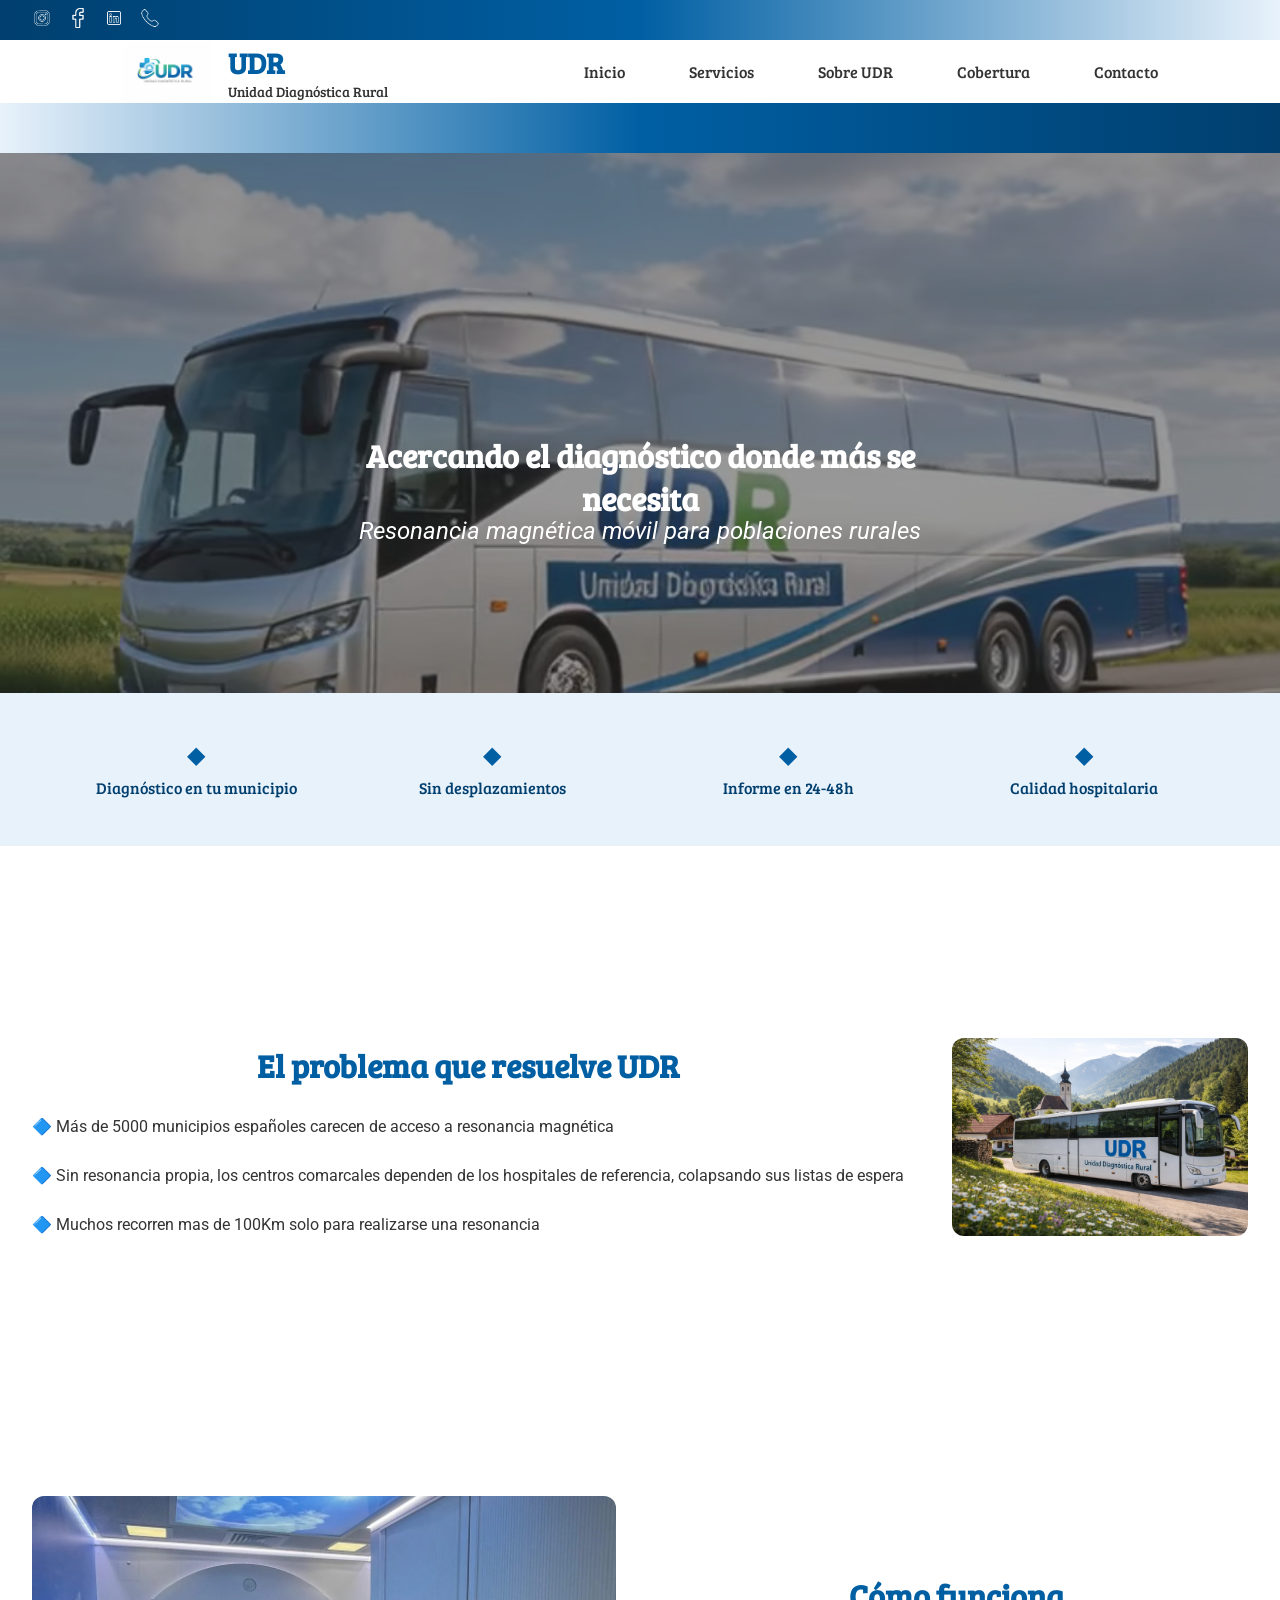
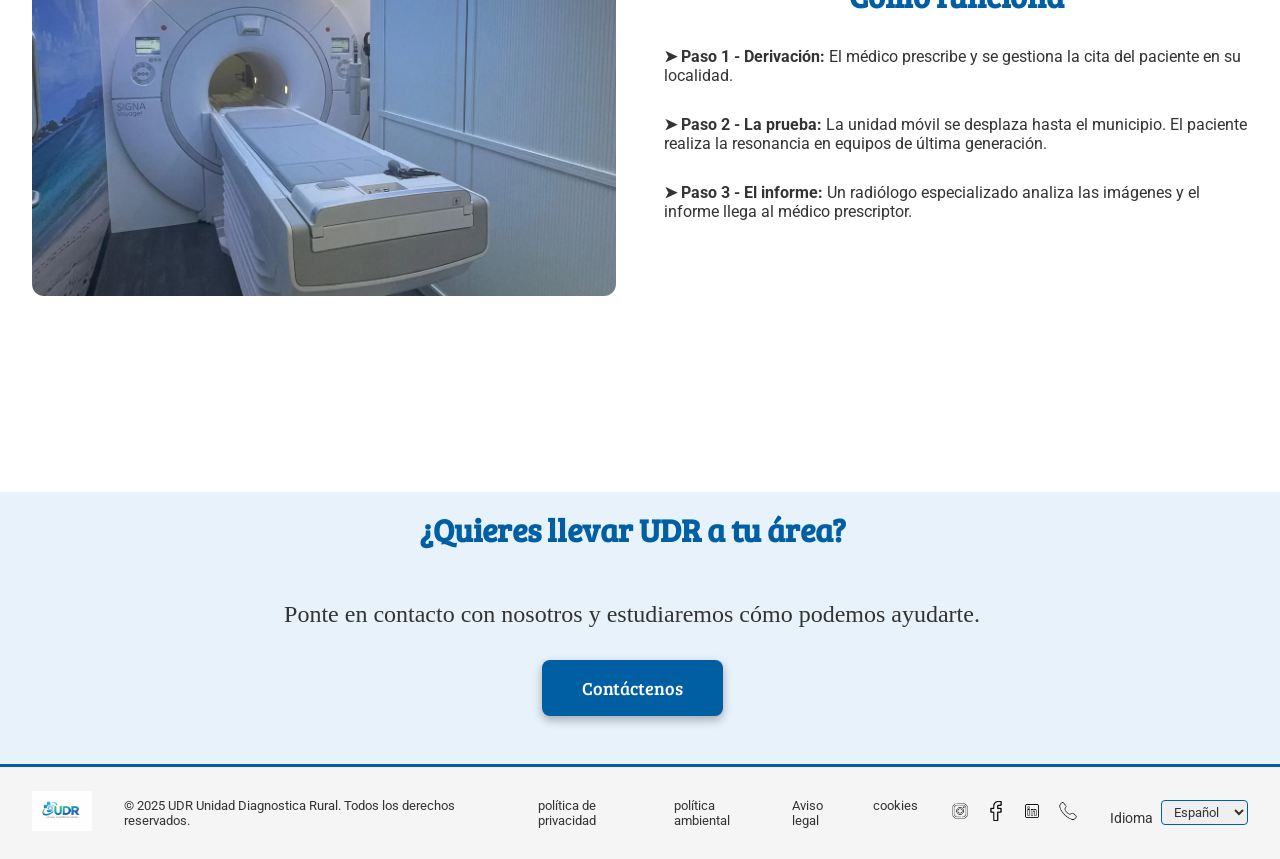
<file: Lenguaje de marcas/index.html>
<!DOCTYPE html>
<html lang="es">

<head>
    <meta charset="UTF-8">
    <meta name="viewport" content="width=device-width, initial-scale=1.0">
    <title>UDR - Unidad Diagnóstica Rural</title>
    <meta name="description"
        content="Unidad diagnóstica rural: Servicio móvil de resonancias magnéticas para núcleos rurales, ofreciendo diagnósticos rápidos y seguros cerca de casa.">
    <link rel="icon" href="Imágenes/Logo.webp" type="image/webp">
    <link rel="stylesheet" href="style.css">
    <link href="https://fonts.googleapis.com/css2?family=Bree+Serif&family=Poppins&display=swap" rel="stylesheet">
    <link href="https://fonts.googleapis.com/css2?family=Bree+Serif&family=Poppins&family=Roboto&display=swap"
        rel="stylesheet">
</head>

<body>
    <header>
        <div class="header-top">
            <a href="#"><img src="Imágenes/instagram.webp" alt="Instagram"></a>
            <a href="#"> <img src="Imágenes/facebook.webp" alt="facebook"></a>
            <a href="#"><img src="Imágenes/social.webp" alt="Linkedln"></a>
            <a href="Contacto.html"> <img src="Imágenes/telephone.webp" alt="Contacto"></a>

        </div>
        <div class="header-medio">
            <div class="header-logo">
                <img src="Imágenes/Logo.webp" alt="UDR Logo">
                <div class="brand-text">
                    <h1>UDR</h1>
                    <span>Unidad Diagnóstica Rural</span>
                </div>
            </div>


            <nav>
                <ul>
                    <li><a href="index.html">Inicio</a></li>
                    <li><a href="Servicios.html">Servicios</a></li>
                    <li><a href="SobreUDR.html">Sobre UDR</a></li>
                    <li><a href="Cobertura.html">Cobertura</a></li>
                    <li><a href="Contacto.html">Contacto</a></li>
                    
                </ul>
            </nav>
        </div>
    </header>
    <main>
    <section class="hero">
        <video autoplay muted loop playsinline>
            <source src="Videos/Video-principal.webm" type="video/webm">
        </video>
        <div class="hero-descripcion">
            <h2>Acercando el diagnóstico donde más se necesita</h2>
            <p>Resonancia magnética móvil para poblaciones rurales</p>
        </div>
    </section>
    <section class="ventajas">
    <div class="ventaja">
        <p>Diagnóstico en tu municipio</p>
    </div>
    <div class="ventaja">
        <p>Sin desplazamientos</p>
    </div>
    <div class="ventaja">
        <p>Informe en 24-48h</p>
    </div>
    <div class="ventaja">
        <p>Calidad hospitalaria</p>
    </div>
</section>
    <section class="problema">
        <div class="secciones">
            <div class="secciones-texto">
                 <h3>El problema que resuelve UDR</h3>
            
            
            <div class="dato">
                <p>🔷 Más de 5000 municipios españoles carecen de acceso a resonancia magnética</p>
            </div>
            <div class="dato">
                <p>🔷 Sin resonancia propia, los centros comarcales dependen de los hospitales de referencia, colapsando
                    sus listas de espera</p>
            </div>
            <div class="dato">
                <p>🔷 Muchos recorren mas de 100Km solo para realizarse una resonancia</p>
            </div>
            </div>
            <div class="secciones-imagen">
                <img src="Imágenes/Bus-rural.webp" alt="Autobús de resonancia magnética en entorno rural">
            </div>
            
        </div>
    </section>
    <section class="funcionamiento">

        <div class="funciones">
            <div class="funciones-imagen">
                <img src="Imágenes/RM-bus.webp" alt="Máquina de Resonancia magnética">
            </div>
            <div class="funciones-texto">
                <h3>Cómo funciona</h3>

            <div class="funcion">

                <p><strong>➤ Paso 1 - Derivación:</strong> El médico prescribe y se gestiona la cita del paciente en su
                    localidad.</p>
            </div>
            <div class="funcion">
                <p><strong> ➤ Paso 2 - La prueba:</strong> La unidad móvil se desplaza hasta el municipio. El paciente
                    realiza la resonancia en equipos de última generación.</p>
            </div>
            <div class="funcion">
                <p><strong>➤ Paso 3 - El informe:</strong> Un radiólogo especializado analiza las imágenes y el informe
                    llega al médico prescriptor.</p>
            </div>
            </div>
        </div>
    </section>
    <section class="contacta">
        <h3>¿Quieres llevar UDR a tu área?</h3>
        <p>Ponte en contacto con nosotros y estudiaremos cómo podemos ayudarte.</p>
        <a href="contacto.html" class="boton">Contáctenos</a>

    </section>
</main>

<footer>
    <nav class="footer-nav">
        <div class="footer-logo">
            <img src="Imágenes/Logo.webp" alt="Logo">
        </div>
        <p class="copyright">© 2025 UDR Unidad Diagnostica Rural. Todos los derechos reservados.</p>
        <ul class="politicas">
            <li>política de privacidad</li>
            <li>política ambiental</li>
            <li>Aviso legal</li>
            <li>cookies</li>
        </ul>
        <div class="footer-contacto">
            <ul>
                <li> <a href="#" onclick="return false"><img src="Imágenes/instagram.webp" alt="Instagram"></a></li>
                <li> <a href="#" onclick="return false"> <img src="Imágenes/facebook.webp" alt="facebook"></a></li>
                <li> <a href="#" onclick="return false"><img src="Imágenes/social.webp" alt="Linkedln"></a></li>
                <li> <a href="Contacto.html"> <img src="Imágenes/telephone.webp" alt="Contacto"></a></li>
            </ul>
        </div>
        <div class="seleccion-idioma">
            <label for="idioma">Idioma</label>
            <select name="idioma" id="idioma">
                <option value="es">Español</option>
                <option value="en">Inglés</option>
                <option value="fr">Français</option>
            </select>
        </div>
    </nav>
</footer>
</body>

</html>
</file>
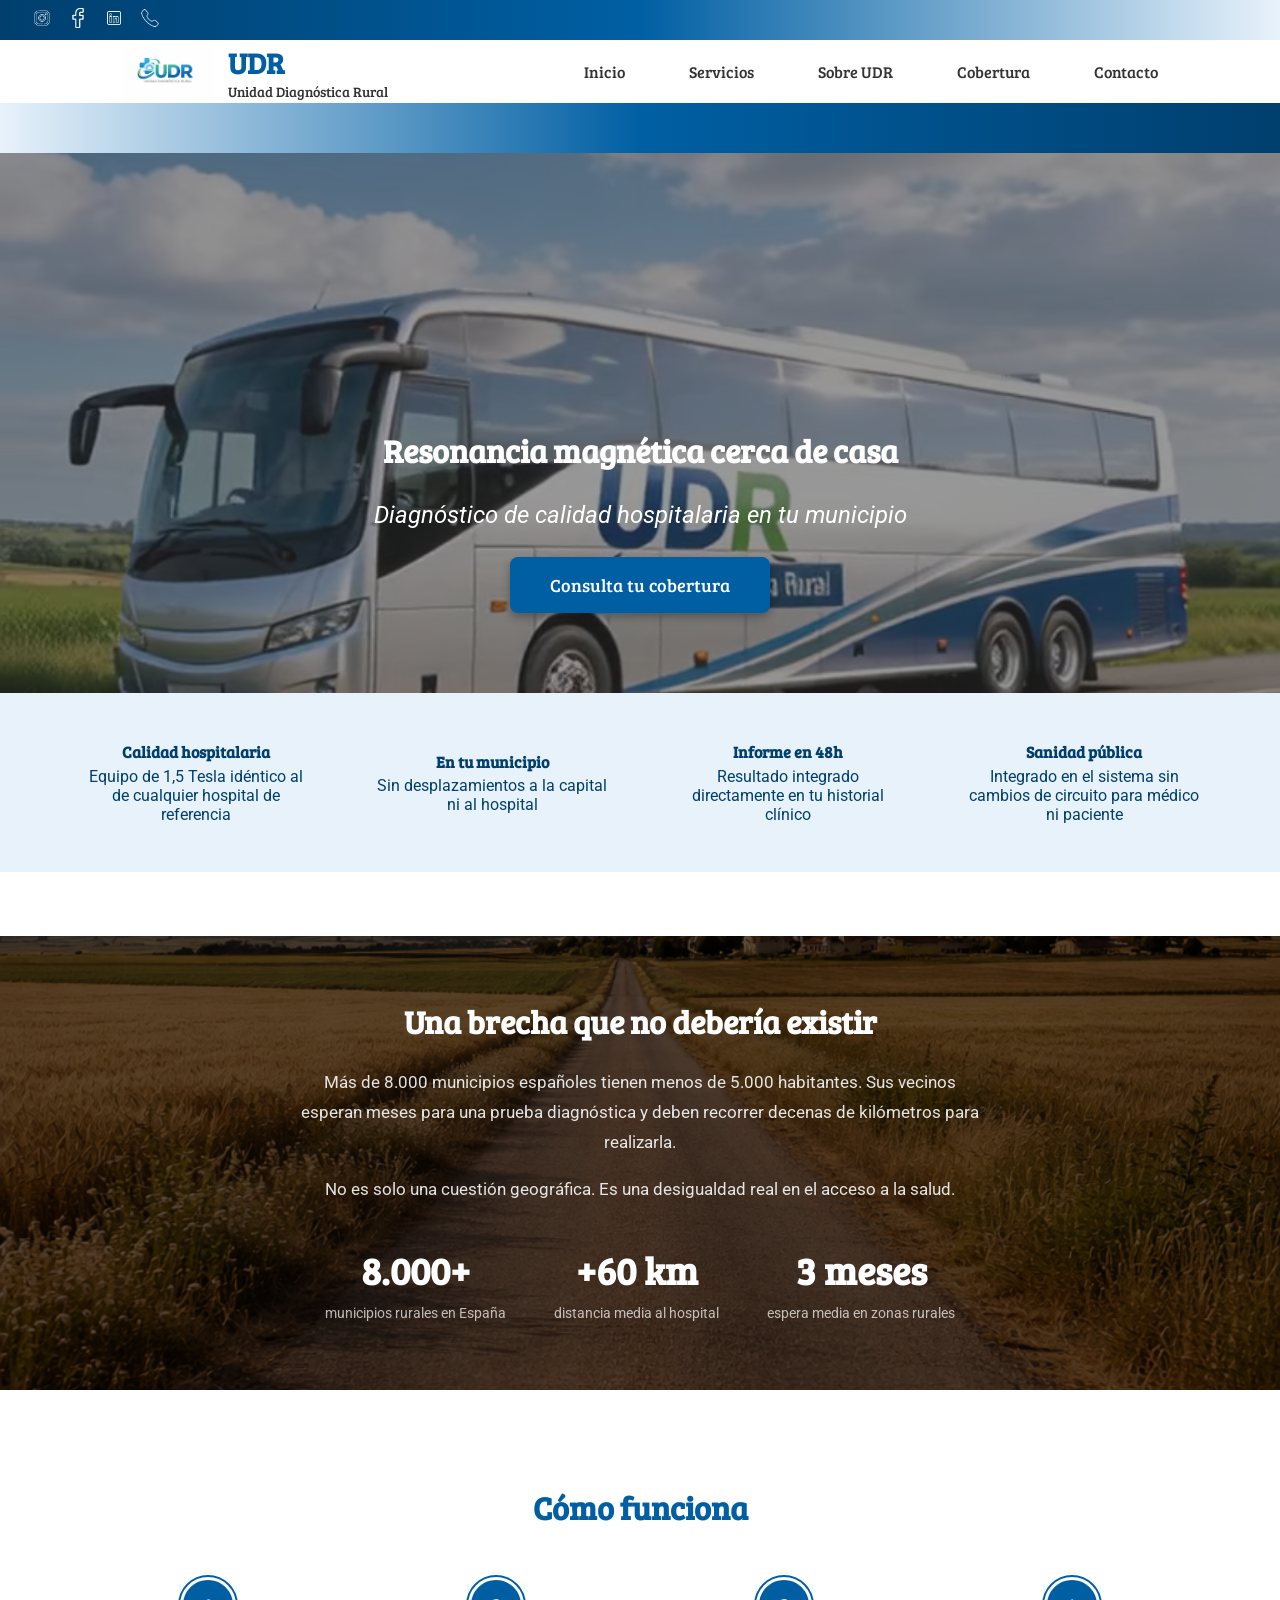
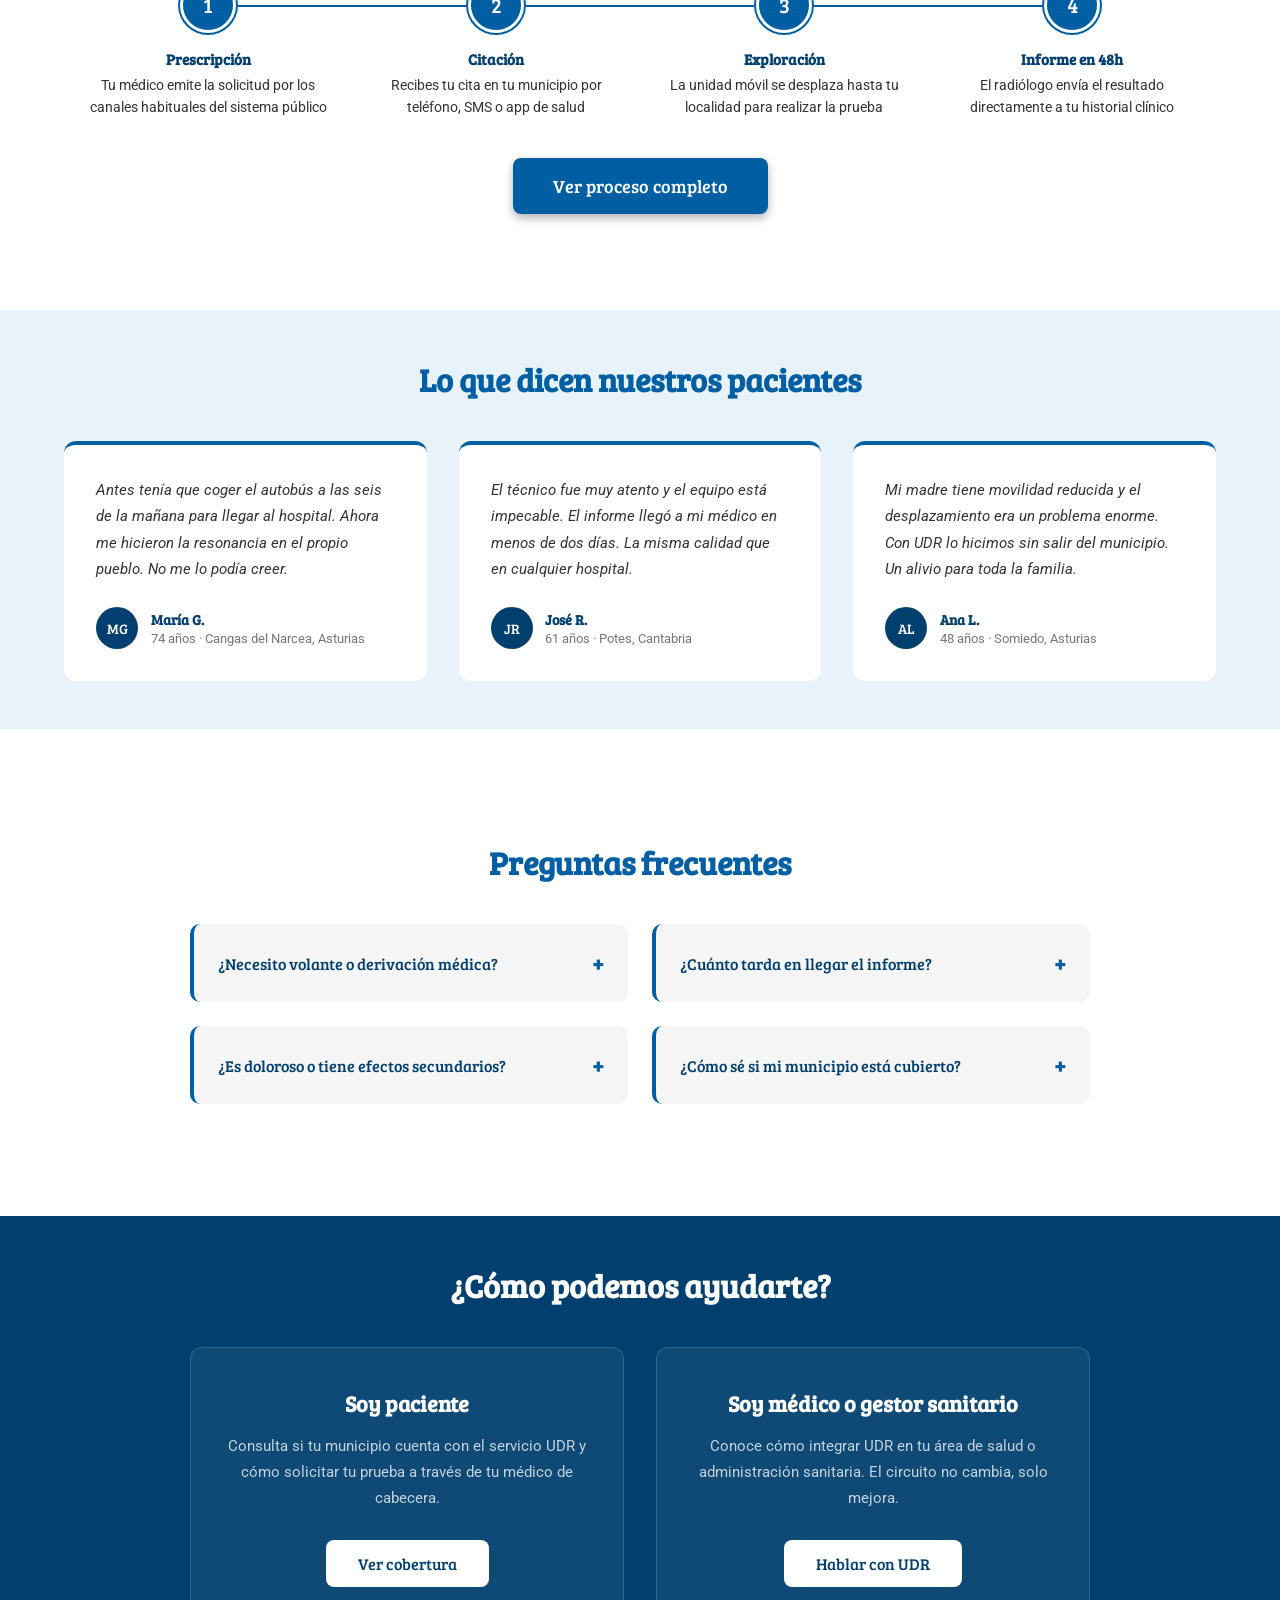
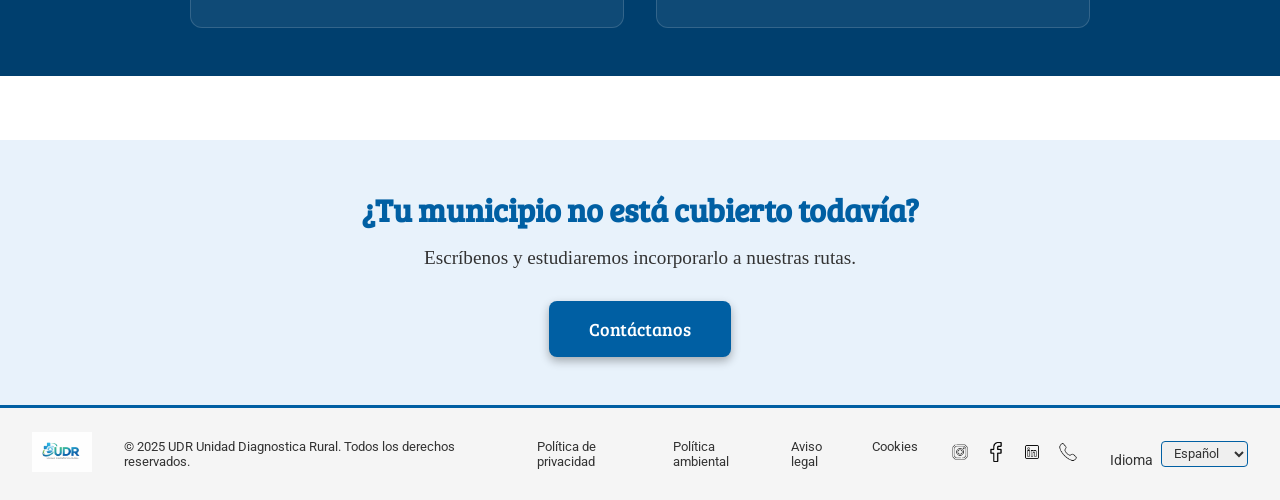
<file: Lenguaje-de-marcas/index.html>
<!DOCTYPE html>
<html lang="es">
 
<head>
    <meta charset="UTF-8">
    <meta name="viewport" content="width=device-width, initial-scale=1.0">
    <title>UDR - Unidad Diagnóstica Rural</title>
    <meta name="description"
        content="Unidad diagnóstica rural: Servicio móvil de resonancias magnéticas para núcleos rurales, ofreciendo diagnósticos rápidos y seguros cerca de casa.">
    <link rel="icon" href="Imágenes/Logo.webp" type="image/webp">
    <link rel="stylesheet" href="style.css">
    <link href="https://fonts.googleapis.com/css2?family=Bree+Serif&family=Poppins&family=Roboto&display=swap" rel="stylesheet">
</head>
 
<body>
    <header>
        <div class="header-top">
            <a href="#"><img src="Imágenes/instagram.webp" alt="Instagram"></a>
            <a href="#"><img src="Imágenes/facebook.webp" alt="Facebook"></a>
            <a href="#"><img src="Imágenes/social.webp" alt="LinkedIn"></a>
            <a href="Contacto.html"><img src="Imágenes/telephone.webp" alt="Contacto"></a>
        </div>
        <div class="header-medio">
            <div class="header-logo">
                <img src="Imágenes/Logo.webp" alt="UDR Logo">
                <div class="brand-text">
                    <h1>UDR</h1>
                    <span>Unidad Diagnóstica Rural</span>
                </div>
            </div>
            <nav>
                <ul>
                    <li><a href="index.html">Inicio</a></li>
                    <li><a href="Servicios.html">Servicios</a></li>
                    <li><a href="SobreUDR.html">Sobre UDR</a></li>
                    <li><a href="Cobertura.html">Cobertura</a></li>
                    <li><a href="Contacto.html">Contacto</a></li>
                </ul>
            </nav>
        </div>
    </header>
 
    <main>
 
       
        <section class="hero">
            <video autoplay muted loop playsinline>
                <source src="Videos/Video-principal.webm" type="video/mp4">
            </video>
            <div class="hero-descripcion">
                <h2>Resonancia magnética cerca de casa</h2>
                <p>Diagnóstico de calidad hospitalaria en tu municipio</p>
            </div>
            <div class="hero-cta">
                <a href="Cobertura.html" class="boton">Consulta tu cobertura</a>
            </div>
        </section>
 
        
        <section class="ventajas">
            <div class="ventaja">
                <h3>Calidad hospitalaria</h3>
                <p>Equipo de 1,5 Tesla idéntico al de cualquier hospital de referencia</p>
            </div>
            <div class="ventaja">
                <h3>En tu municipio</h3>
                <p>Sin desplazamientos a la capital ni al hospital</p>
            </div>
            <div class="ventaja">
                <h3>Informe en 48h</h3>
                <p>Resultado integrado directamente en tu historial clínico</p>
            </div>
            <div class="ventaja">
                <h3>Sanidad pública</h3>
                <p>Integrado en el sistema sin cambios de circuito para médico ni paciente</p>
            </div>
        </section>
 
       
        <section class="problema-sanitario">
            <div class="problema-sanitario-bg"></div>
            <div class="problema-sanitario-contenido">
                <h2>Una brecha que no debería existir</h2>
                <p>Más de 8.000 municipios españoles tienen menos de 5.000 habitantes. Sus vecinos esperan meses para una prueba diagnóstica y deben recorrer decenas de kilómetros para realizarla.</p>
                <p>No es solo una cuestión geográfica. Es una desigualdad real en el acceso a la salud.</p>
                <div class="cifras-problema">
                    <div class="cifra-destacada">
                        <span>8.000+</span>
                        <p>municipios rurales en España</p>
                    </div>
                    <div class="cifra-destacada">
                        <span>+60 km</span>
                        <p>distancia media al hospital</p>
                    </div>
                    <div class="cifra-destacada">
                        <span>3 meses</span>
                        <p>espera media en zonas rurales</p>
                    </div>
                </div>
            </div>
        </section>
 
        
        <section class="funcionamiento">
            <h3>Cómo funciona</h3>
            <div class="funcionamiento-pasos">
                <div class="paso-horizontal">
                    <div class="paso-numero">1</div>
                    <h4>Prescripción</h4>
                    <p>Tu médico emite la solicitud por los canales habituales del sistema público</p>
                </div>
                <div class="paso-horizontal">
                    <div class="paso-numero">2</div>
                    <h4>Citación</h4>
                    <p>Recibes tu cita en tu municipio por teléfono, SMS o app de salud</p>
                </div>
                <div class="paso-horizontal">
                    <div class="paso-numero">3</div>
                    <h4>Exploración</h4>
                    <p>La unidad móvil se desplaza hasta tu localidad para realizar la prueba</p>
                </div>
                <div class="paso-horizontal">
                    <div class="paso-numero">4</div>
                    <h4>Informe en 48h</h4>
                    <p>El radiólogo envía el resultado directamente a tu historial clínico</p>
                </div>
            </div>
            <div class="funcionamiento-enlace">
                <a href="Servicios.html" class="boton">Ver proceso completo</a>
            </div>
        </section>
 
      
        <section class="testimonios">
            <h2>Lo que dicen nuestros pacientes</h2>
            <div class="testimonios-grid">
                <div class="testimonio-card">
                    <blockquote>Antes tenía que coger el autobús a las seis de la mañana para llegar al hospital. Ahora me hicieron la resonancia en el propio pueblo. No me lo podía creer.</blockquote>
                    <div class="testimonio-autor">
                        <div class="autor-reseña">MG</div>
                        <div class="autor-info">
                            <strong>María G.</strong>
                            <span>74 años · Cangas del Narcea, Asturias</span>
                        </div>
                    </div>
                </div>
                <div class="testimonio-card">
                    <blockquote>El técnico fue muy atento y el equipo está impecable. El informe llegó a mi médico en menos de dos días. La misma calidad que en cualquier hospital.</blockquote>
                    <div class="testimonio-autor">
                        <div class="autor-reseña">JR</div>
                        <div class="autor-info">
                            <strong>José R.</strong>
                            <span>61 años · Potes, Cantabria</span>
                        </div>
                    </div>
                </div>
                <div class="testimonio-card">
                    <blockquote>Mi madre tiene movilidad reducida y el desplazamiento era un problema enorme. Con UDR lo hicimos sin salir del municipio. Un alivio para toda la familia.</blockquote>
                    <div class="testimonio-autor">
                        <div class="autor-reseña">AL</div>
                        <div class="autor-info">
                            <strong>Ana L.</strong>
                            <span>48 años · Somiedo, Asturias</span>
                        </div>
                    </div>
                </div>
            </div>
        </section>
 
        <section class="faq">
            <h2>Preguntas frecuentes</h2>
            <div class="faq-grid">
                <details class="faq-item">
                    <summary>¿Necesito volante o derivación médica?</summary>
                    <p>Sí. La prueba se realiza dentro del circuito de la sanidad pública, por lo que necesitas una solicitud de tu médico de atención primaria o especialista, igual que cualquier otra prueba diagnóstica.</p>
                </details>
                <details class="faq-item">
                    <summary>¿Cuánto tarda en llegar el informe?</summary>
                    <p>El informe radiológico se emite en un máximo de 24-48 horas y se integra directamente en tu historial clínico electrónico. No tienes que hacer ninguna gestión adicional.</p>
                </details>
                <details class="faq-item">
                    <summary>¿Es doloroso o tiene efectos secundarios?</summary>
                    <p>No. La resonancia magnética no usa radiación ionizante y no es dolorosa. Todos los estudios se realizan sin contraste intravenoso. El técnico te acompañará durante todo el proceso.</p>
                </details>
                <details class="faq-item">
                    <summary>¿Cómo sé si mi municipio está cubierto?</summary>
                    <p>Consulta nuestra página de cobertura, donde encontrarás el listado completo de municipios. Si tu localidad no aparece, puedes escribirnos para estudiar incluirla en nuestras rutas.</p>
                </details>
            </div>
        </section>
 
        
        <section class="dos-publicos">
            <h2>¿Cómo podemos ayudarte?</h2>
            <div class="publicos-grid">
                <div class="publico-card">
                    <h3>Soy paciente</h3>
                    <p>Consulta si tu municipio cuenta con el servicio UDR y cómo solicitar tu prueba a través de tu médico de cabecera.</p>
                    <a href="Cobertura.html" class="boton-blanco">Ver cobertura</a>
                </div>
                <div class="publico-card">
                    <h3>Soy médico o gestor sanitario</h3>
                    <p>Conoce cómo integrar UDR en tu área de salud o administración sanitaria. El circuito no cambia, solo mejora.</p>
                    <a href="Contacto.html" class="boton-blanco">Hablar con UDR</a>
                </div>
            </div>
        </section>
 
        
        <section class="contacta">
            <h3>¿Tu municipio no está cubierto todavía?</h3>
            <p>Escríbenos y estudiaremos incorporarlo a nuestras rutas.</p>
            <a href="Contacto.html" class="boton">Contáctanos</a>
        </section>
 
    </main>
 
    <footer>
        <nav class="footer-nav">
            <div class="footer-logo">
                <img src="Imágenes/Logo.webp" alt="Logo">
            </div>
            <p class="copyright">© 2025 UDR Unidad Diagnostica Rural. Todos los derechos reservados.</p>
            <ul class="politicas">
                <li>Política de privacidad</li>
                <li>Política ambiental</li>
                <li>Aviso legal</li>
                <li>Cookies</li>
            </ul>
            <div class="footer-contacto">
                <ul>
                    <li><a href="#"><img src="Imágenes/instagram.webp" alt="Instagram"></a></li>
                    <li><a href="#"><img src="Imágenes/facebook.webp" alt="Facebook"></a></li>
                    <li><a href="#"><img src="Imágenes/social.webp" alt="LinkedIn"></a></li>
                    <li><a href="Contacto.html"><img src="Imágenes/telephone.webp" alt="Contacto"></a></li>
                </ul>
            </div>
            <div class="seleccion-idioma">
                <label for="idioma">Idioma</label>
                <select name="idioma" id="idioma">
                    <option value="es">Español</option>
                    <option value="en">Inglés</option>
                    <option value="fr">Français</option>
                </select>
            </div>
        </nav>
    </footer>
 
</body>
</html>
</file>
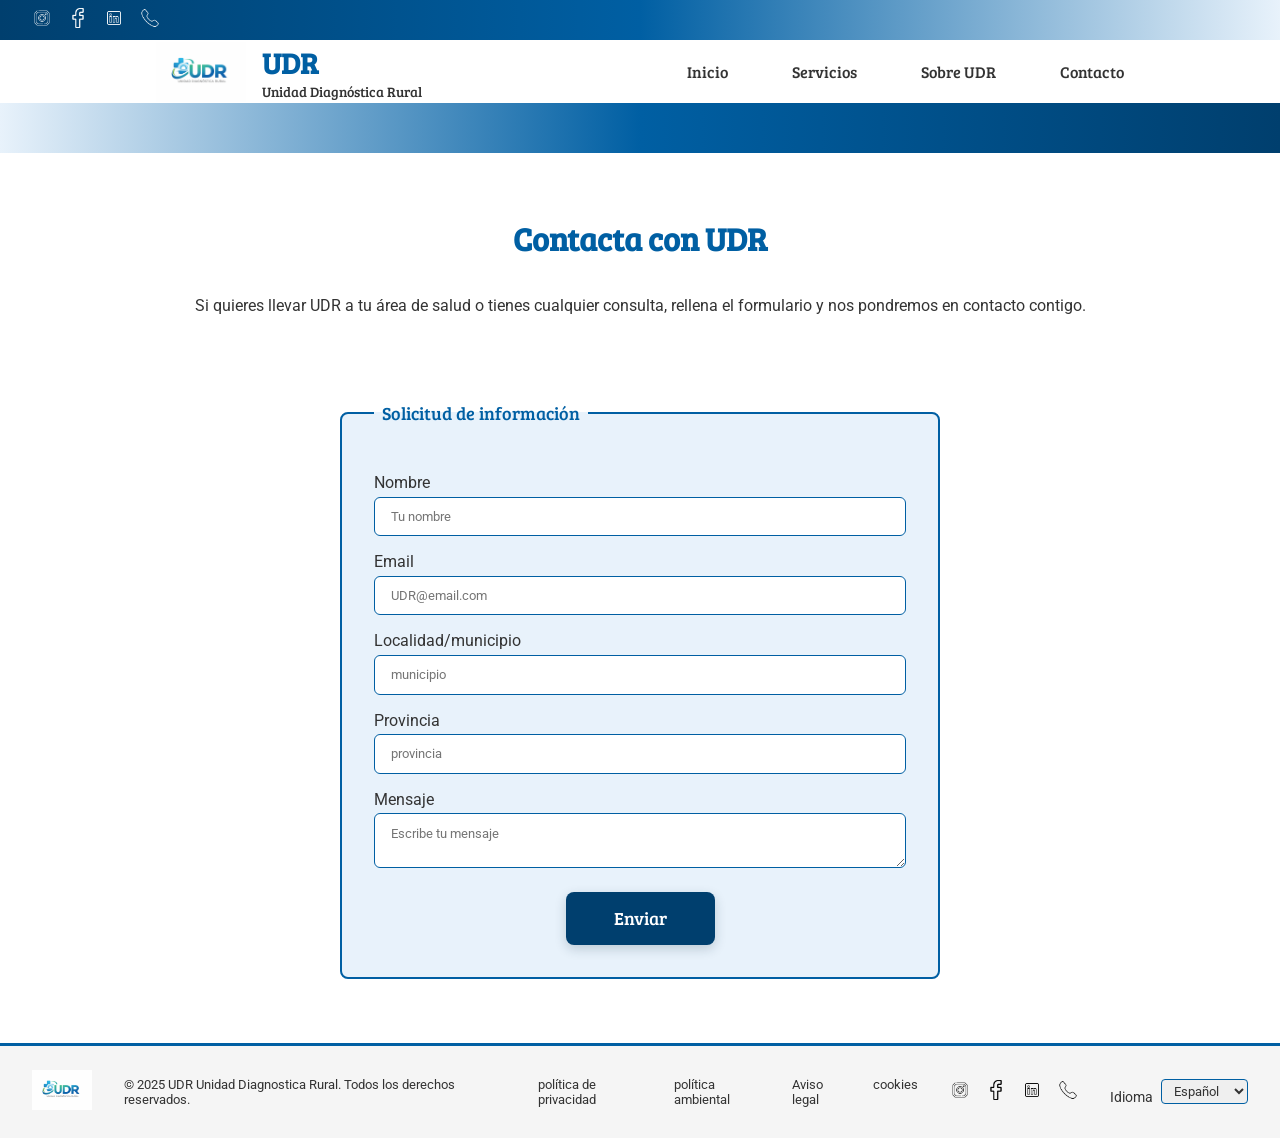
<file: Contacto.html>
<!DOCTYPE html>
<html lang="es">

<head>
    <meta charset="UTF-8">
    <meta name="viewport" content="width=device-width, initial-scale=1.0">
    <title>Contacto - UDR Unidad Diagnóstica Rural</title>
    <meta name="description"
        content="Unidad diagnóstica rural: Servicio móvil de resonancias magnéticas para núcleos rurales, ofreciendo diagnósticos rápidos y seguros cerca de casa.">
    <link rel="icon" href="Imágenes/Logo.webp" type="image/webp">
    <link rel="stylesheet" href="style.css">
    <link href="https://fonts.googleapis.com/css2?family=Bree+Serif&family=Poppins&display=swap" rel="stylesheet">
    <link href="https://fonts.googleapis.com/css2?family=Bree+Serif&family=Poppins&family=Roboto&display=swap"
        rel="stylesheet">
</head>

<body>
    <header>
        <div class="header-top">
            <a href="#"><img src="Imágenes/instagram.webp" alt="Instagram"></a>
            <a href="#"> <img src="Imágenes/facebook.webp" alt="facebook"></a>
            <a href="#"><img src="Imágenes/social.webp" alt="Linkedln"></a>
            <a href="Contacto.html"> <img src="Imágenes/telephone.webp" alt="Contacto"></a>

        </div>
        <div class="header-medio">
            <div class="header-logo">
                <img src="Imágenes/Logo.webp" alt="UDR Logo">
                <div class="brand-text">
                    <h1>UDR</h1>
                    <span>Unidad Diagnóstica Rural</span>
                </div>
            </div>


            <nav>
                <ul>
                    <li><a href="index.html">Inicio</a></li>
                    <li><a href="Servicios.html">Servicios</a></li>
                    <li><a href="SobreUDR.html">Sobre UDR</a></li>
                    <li><a href="Contacto.html">Contacto</a></li>
                </ul>
            </nav>
        </div>
    </header>
    <main>
    <section class="contacto">
        <h2>Contacta con UDR</h2>
        <p>Si quieres llevar UDR a tu área de salud o tienes cualquier consulta, rellena el formulario y nos pondremos
            en
            contacto contigo.</p>

        <form action="">
            <fieldset>
                <legend>Solicitud de información</legend>
                <label for="nombre">Nombre</label>
                <input type="text" id="nombre" name="nombre" placeholder="Tu nombre">

                <label for="email">Email</label>
                <input type="email" id="email" name="email" placeholder="UDR@email.com">

                <label for="localidad">Localidad/municipio</label>
                <input type="text" id="localidad" name="localidad" placeholder="municipio">

                <label for="provincia">Provincia</label>
                <input type="text" id="provincia" name="provincia" placeholder="provincia">

                <label for="mensaje">Mensaje</label>
                <textarea id="mensaje" name="mensaje" placeholder="Escribe tu mensaje"></textarea>
                <button type="submit">Enviar</button>
            </fieldset>

        </form>
    </section>
    </main>
    <footer>
        <nav class="footer-nav">
            <div class="footer-logo">
                <img src="Imágenes/Logo.webp" alt="Logo">
            </div>
            <p class="copyright">© 2025 UDR Unidad Diagnostica Rural. Todos los derechos reservados.</p>
            <ul class="politicas">
                <li>política de privacidad</li>
                <li>política ambiental</li>
                <li>Aviso legal</li>
                <li>cookies</li>
            </ul>
            <div class="footer-contacto">
                <ul>
                    <li> <a href="#" onclick="return false"><img src="Imágenes/instagram.webp" alt="Instagram"></a></li>
                    <li> <a href="#" onclick="return false"> <img src="Imágenes/facebook.webp" alt="facebook"></a></li>
                    <li> <a href="#" onclick="return false"><img src="Imágenes/social.webp" alt="Linkedln"></a></li>
                    <li> <a href="Contacto.html"> <img src="Imágenes/telephone.webp" alt="Contacto"></a></li>
                </ul>
            </div>
            <div class="seleccion-idioma">
                <label for="idioma">Idioma</label>
                <select name="idioma" id="idioma">
                    <option value="es">Español</option>
                    <option value="en">Inglés</option>
                    <option value="fr">Français</option>
                </select>
            </div>
        </nav>
    </footer>
</body>

</html>
</file>
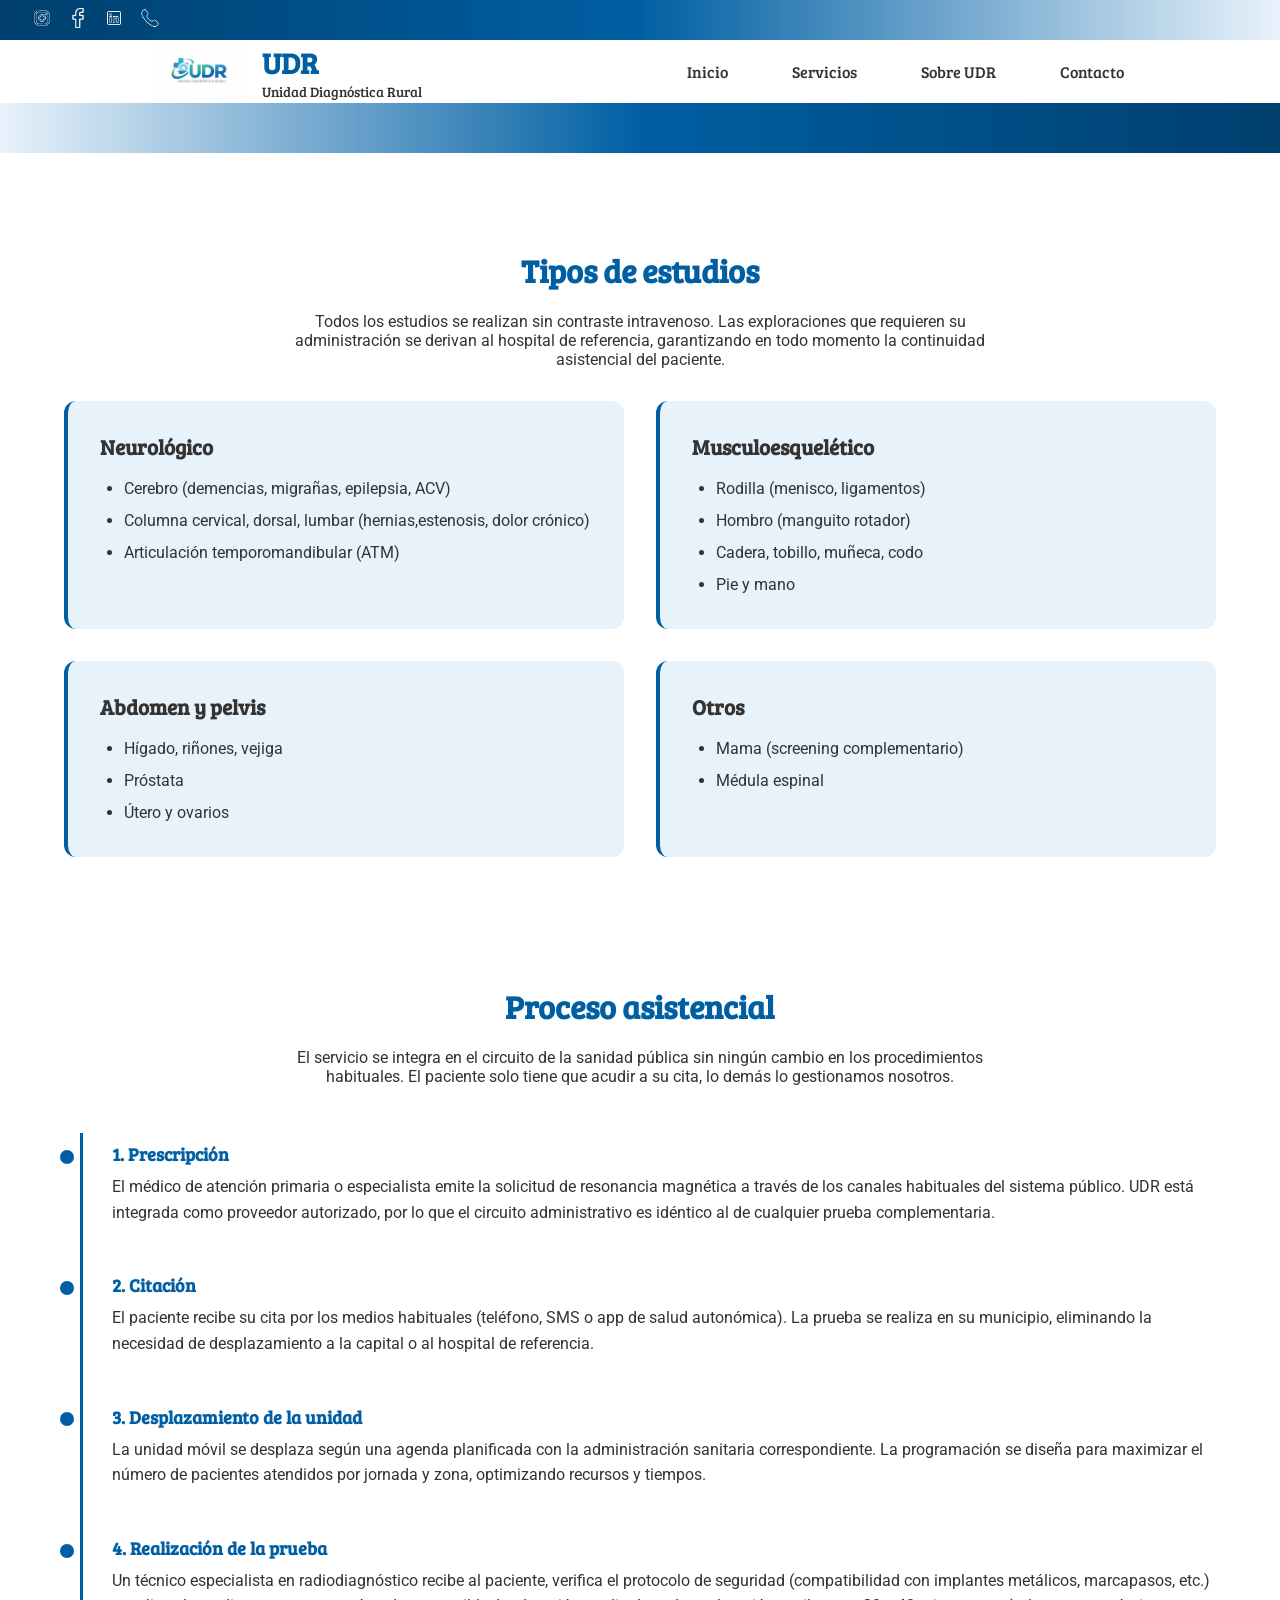
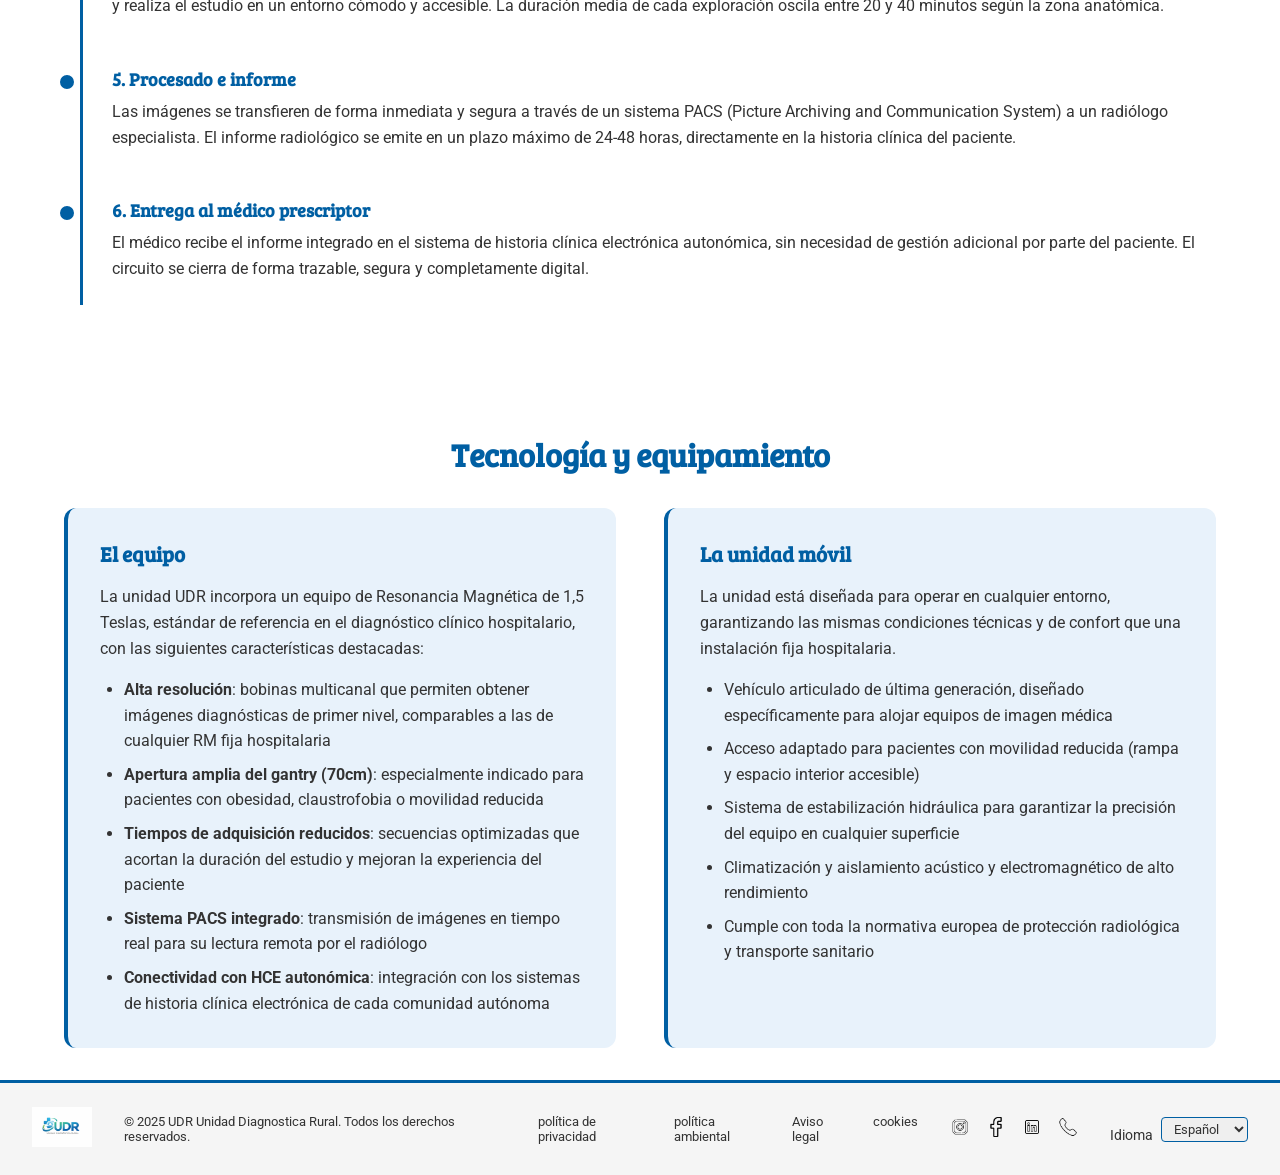
<file: Servicios.html>
<!DOCTYPE html>
<html lang="es">

<head>
    <meta charset="UTF-8">
    <meta name="viewport" content="width=device-width, initial-scale=1.0">
    <title>Servicios - UDR Unidad Diagnóstica Rural</title>
    <meta name="description"
        content="Unidad diagnóstica rural: Servicio móvil de resonancias magnéticas para núcleos rurales, ofreciendo diagnósticos rápidos y seguros cerca de casa.">
    <link rel="icon" href="Imágenes/Logo.webp" type="image/webp">
    <link rel="stylesheet" href="style.css">
    <link href="https://fonts.googleapis.com/css2?family=Bree+Serif&family=Poppins&display=swap" rel="stylesheet">
    <link href="https://fonts.googleapis.com/css2?family=Bree+Serif&family=Poppins&family=Roboto&display=swap"
        rel="stylesheet">
</head>

<body>
    <header>
        <div class="header-top">
            <a href="#"><img src="Imágenes/instagram.webp" alt="Instagram"></a>
            <a href="#"> <img src="Imágenes/facebook.webp" alt="facebook"></a>
            <a href="#"><img src="Imágenes/social.webp" alt="Linkedln"></a>
            <a href="Contacto.html"> <img src="Imágenes/telephone.webp" alt="Contacto"></a>

        </div>
        <div class="header-medio">
            <div class="header-logo">
                <img src="Imágenes/Logo.webp" alt="UDR Logo">
                <div class="brand-text">
                    <h1>UDR</h1>
                    <span>Unidad Diagnóstica Rural</span>
                </div>
            </div>


            <nav>
                <ul>
                    <li><a href="index.html">Inicio</a></li>
                    <li><a href="Servicios.html">Servicios</a></li>
                    <li><a href="SobreUDR.html">Sobre UDR</a></li>
                    <li><a href="Contacto.html">Contacto</a></li>
                </ul>
            </nav>
        </div>
    </header>
    <main>
    <section class="exploraciones">
        <div class="tipos-general">
            <h2>Tipos de estudios</h2>
            <p>Todos los estudios se realizan sin contraste intravenoso. Las exploraciones que requieren su
                administración se derivan al hospital de referencia, garantizando en todo momento la continuidad
                asistencial del paciente.</p>
        </div>
        <div class="tipos-todos">
        <div class="tipos">
            <h3>Neurológico</h3>
            <ul>
                <li>Cerebro (demencias, migrañas, epilepsia, ACV)</li>
                <li>Columna cervical, dorsal, lumbar (hernias,estenosis, dolor crónico)</li>
                <li>Articulación temporomandibular (ATM)</li>
            </ul>
        </div>
        <div class="tipos">
            <h3>Musculoesquelético</h3>
            <ul>
                <li>Rodilla (menisco, ligamentos)</li>
                <li>Hombro (manguito rotador)</li>
                <li>Cadera, tobillo, muñeca, codo</li>
                <li>Pie y mano</li>
            </ul>
        </div>
        <div class="tipos">
            <h3>Abdomen y pelvis</h3>
            <ul>
                <li>Hígado, riñones, vejiga</li>
                <li>Próstata</li>
                <li>Útero y ovarios</li>
            </ul>
        </div>
        <div class="tipos">
            <h3>Otros</h3>
            <ul>
                <li>Mama (screening complementario)</li>
                <li>Médula espinal</li>
            </ul>
            </div>

        </div>
    </section>
    <section class="proceso-asistencial">
        <div class="proceso-explicacion">
            <h2>Proceso asistencial</h2>
            <p>El servicio se integra en el circuito de la sanidad pública sin ningún cambio en los procedimientos
                habituales. El paciente solo tiene que acudir a su cita, lo demás lo gestionamos nosotros.</p>
        </div>
        <div class="pasos">
            <h3>1. Prescripción</h3>
            <p>El médico de atención primaria o especialista emite la solicitud de resonancia magnética a través de los
                canales habituales del sistema público. UDR está integrada como proveedor autorizado, por lo que el
                circuito administrativo es idéntico al de cualquier prueba complementaria.</p>
        </div>
        <div class="pasos">
            <h3>2. Citación</h3>
            <p>El paciente recibe su cita por los medios habituales (teléfono, SMS o app de salud autonómica). La prueba
                se realiza en su municipio, eliminando la necesidad de desplazamiento a la capital o al hospital de
                referencia.</p>
        </div>
        <div class="pasos">
            <h3>3. Desplazamiento de la unidad</h3>
            <p>La unidad móvil se desplaza según una agenda planificada con la administración sanitaria correspondiente.
                La programación se diseña para maximizar el número de pacientes atendidos por jornada y zona,
                optimizando recursos y tiempos.</p>
        </div>
        <div class="pasos">
            <h3>4. Realización de la prueba</h3>
            <p>Un técnico especialista en radiodiagnóstico recibe al paciente, verifica el protocolo de seguridad
                (compatibilidad con implantes metálicos, marcapasos, etc.) y realiza el estudio en un entorno cómodo y
                accesible. La duración media de cada exploración oscila entre 20 y 40 minutos según la zona anatómica.
            </p>
        </div>
        <div class="pasos">
            <h3>5. Procesado e informe</h3>
            <p>Las imágenes se transfieren de forma inmediata y segura a través de un sistema PACS (Picture Archiving
                and Communication System) a un radiólogo especialista. El informe radiológico se emite en un plazo
                máximo de 24-48 horas, directamente en la historia clínica del paciente.</p>
        </div>
        <div class="pasos">
            <h3>6. Entrega al médico prescriptor</h3>
            <p>El médico recibe el informe integrado en el sistema de historia clínica electrónica autonómica, sin
                necesidad de gestión adicional por parte del paciente. El circuito se cierra de forma trazable, segura y
                completamente digital.</p>
        </div>
    </section>
    <section class="tecnologia">
        <h2>Tecnología y equipamiento</h2>


        <div class="tecnologia-contenido">
        <div class="equipo">
            <h3>El equipo</h3>
            <p>La unidad UDR incorpora un equipo de Resonancia Magnética de 1,5 Teslas, estándar de referencia en el
                diagnóstico clínico hospitalario, con las siguientes características destacadas:</p>
            <ul>
                <li><strong>Alta resolución</strong>: bobinas multicanal que permiten obtener imágenes diagnósticas de
                    primer nivel, comparables a las de cualquier RM fija hospitalaria</li>
                <li><strong>Apertura amplia del gantry (70cm)</strong>: especialmente indicado para pacientes con
                    obesidad, claustrofobia o movilidad reducida</li>
                <li><strong>Tiempos de adquisición reducidos</strong>: secuencias optimizadas que acortan la duración
                    del estudio y mejoran la experiencia del paciente</li>
                <li><strong>Sistema PACS integrado</strong>: transmisión de imágenes en tiempo real para su lectura
                    remota por el radiólogo</li>
                <li><strong>Conectividad con HCE autonómica</strong>: integración con los sistemas de historia clínica
                    electrónica de cada comunidad autónoma</li>
            </ul>
        </div>
        <div class="unidad-movil">
            <h3>La unidad móvil</h3>
            <p>La unidad está diseñada para operar en cualquier entorno, garantizando las mismas condiciones técnicas y
                de confort que una instalación fija hospitalaria.</p>
            <ul>
                <li>Vehículo articulado de última generación, diseñado específicamente para alojar equipos de imagen
                    médica</li>
                <li>Acceso adaptado para pacientes con movilidad reducida (rampa y espacio interior accesible)</li>
                <li>Sistema de estabilización hidráulica para garantizar la precisión del equipo en cualquier superficie
                </li>
                <li>Climatización y aislamiento acústico y electromagnético de alto rendimiento</li>
                <li>Cumple con toda la normativa europea de protección radiológica y transporte sanitario</li>

            </ul>
        </div>
        </div>
    </section>
</main>
    <footer>
        <nav class="footer-nav">
            <div class="footer-logo">
                <img src="Imágenes/Logo.webp" alt="Logo">
            </div>
            <p class="copyright">© 2025 UDR Unidad Diagnostica Rural. Todos los derechos reservados.</p>
            <ul class="politicas">
                <li>política de privacidad</li>
                <li>política ambiental</li>
                <li>Aviso legal</li>
                <li>cookies</li>
            </ul>
            <div class="footer-contacto">
                <ul>
                    <li> <a href="#" onclick="return false"><img src="Imágenes/instagram.webp" alt="Instagram"></a></li>
                    <li> <a href="#" onclick="return false"> <img src="Imágenes/facebook.webp" alt="facebook"></a></li>
                    <li> <a href="#" onclick="return false"><img src="Imágenes/social.webp" alt="Linkedln"></a></li>
                    <li> <a href="Contacto.html"> <img src="Imágenes/telephone.webp" alt="Contacto"></a></li>
                </ul>
            </div>
            <div class="seleccion-idioma">
                <label for="idioma">Idioma</label>
                <select name="idioma" id="idioma">
                    <option value="es">Español</option>
                    <option value="en">Inglés</option>
                    <option value="fr">Français</option>
                </select>
            </div>
        </nav>

    </footer>
</body>

</html>
</file>
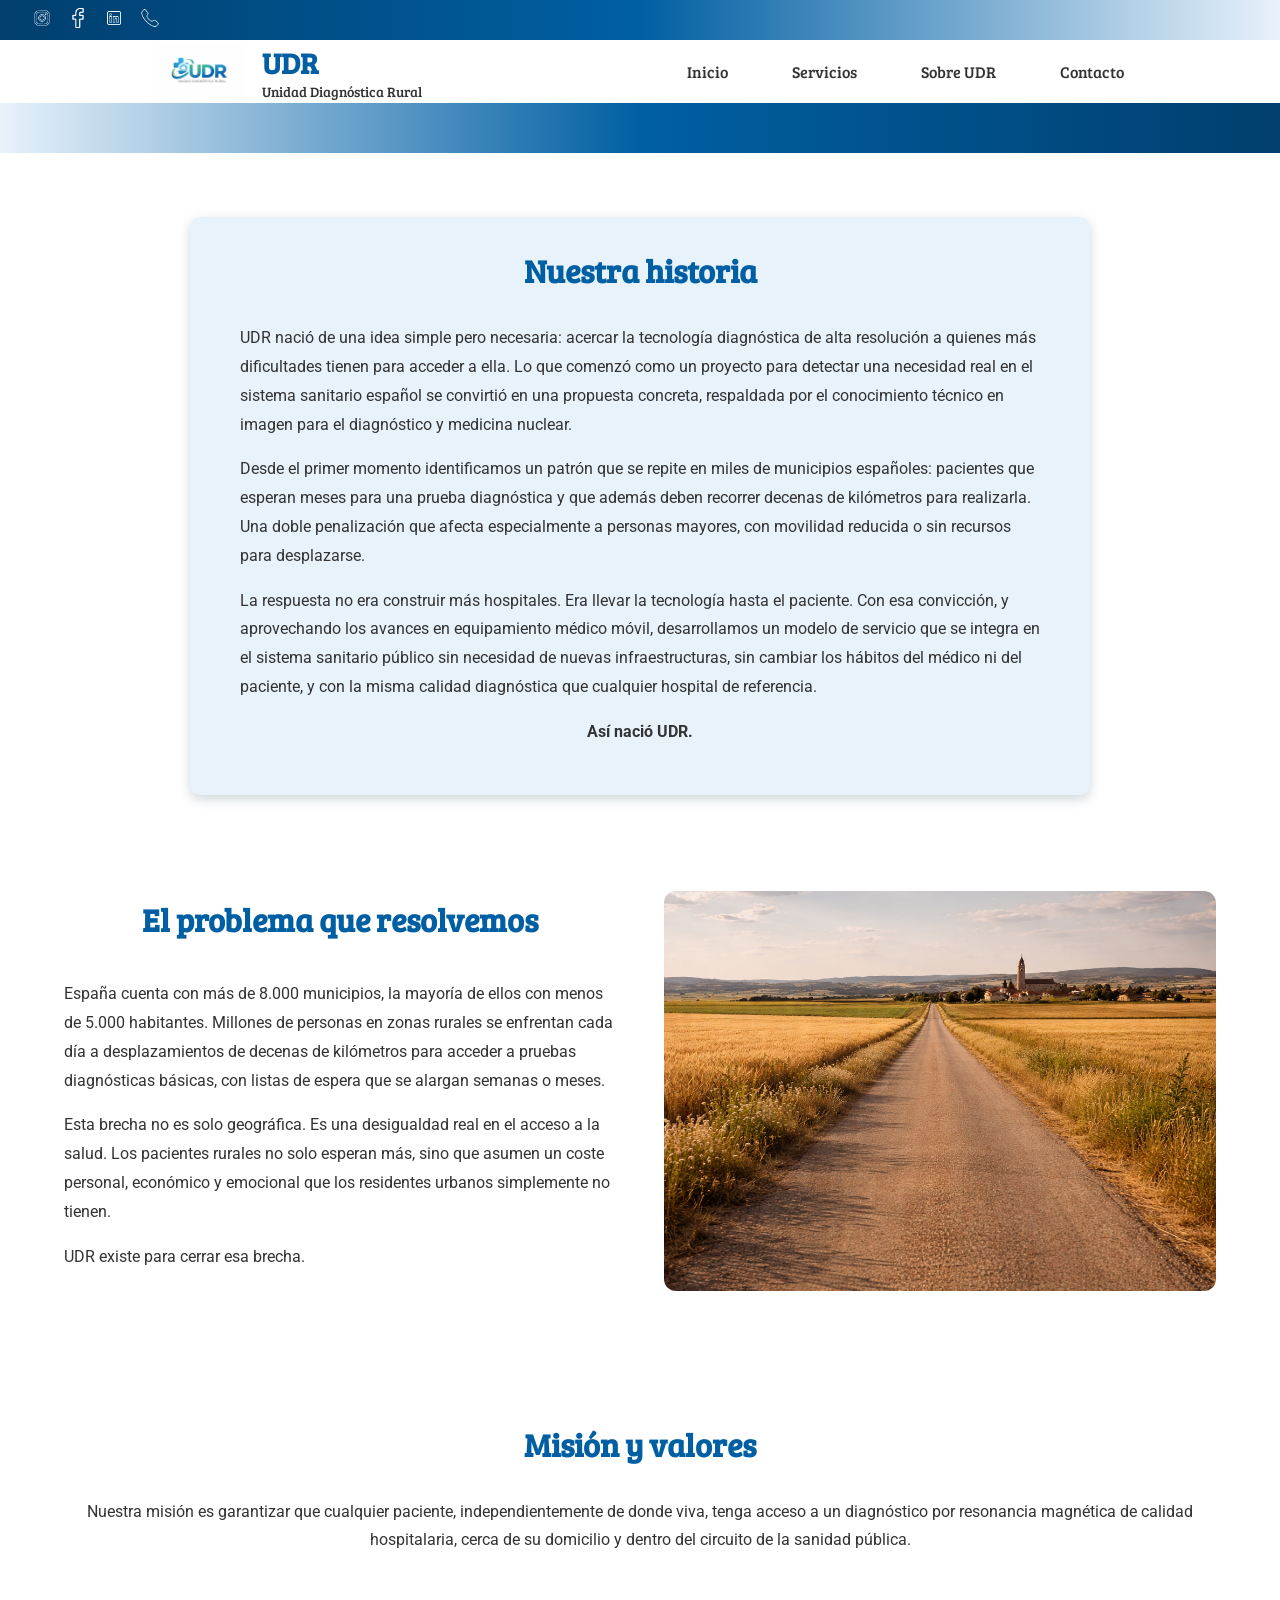
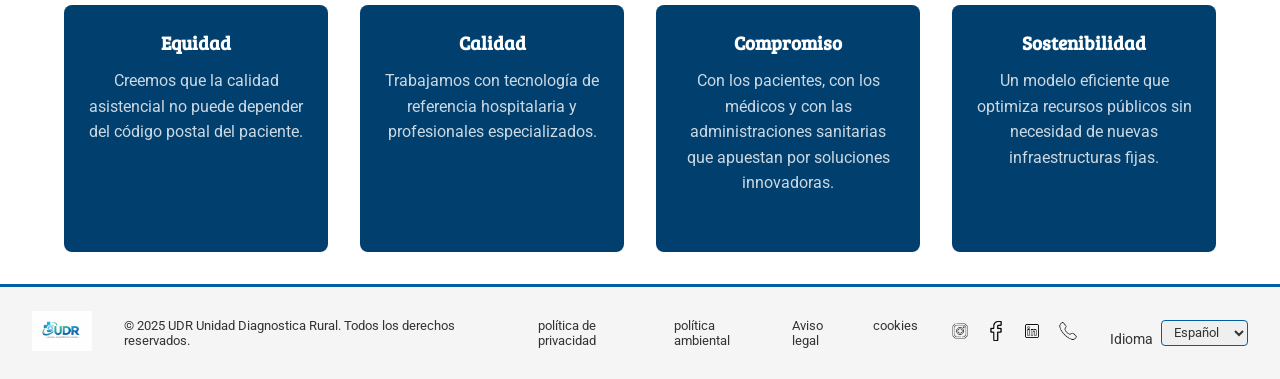
<file: SobreUDR.html>
<!DOCTYPE html>
<html lang="es">

<head>
    <meta charset="UTF-8">
    <meta name="viewport" content="width=device-width, initial-scale=1.0">
    <title>Sobre UDR Unidad Diagnóstica Rural</title>
    <meta name="description"
        content="Unidad diagnóstica rural: Servicio móvil de resonancias magnéticas para núcleos rurales, ofreciendo diagnósticos rápidos y seguros cerca de casa.">
    <link rel="icon" href="Imágenes/Logo.webp" type="image/webp">
    <link rel="stylesheet" href="style.css">
    <link href="https://fonts.googleapis.com/css2?family=Bree+Serif&family=Poppins&display=swap" rel="stylesheet">
    <link href="https://fonts.googleapis.com/css2?family=Bree+Serif&family=Poppins&family=Roboto&display=swap"
        rel="stylesheet">
</head>

<body>
    <header>
        <div class="header-top">
            <a href="#"><img src="Imágenes/instagram.webp" alt="Instagram"></a>
            <a href="#"> <img src="Imágenes/facebook.webp" alt="facebook"></a>
            <a href="#"><img src="Imágenes/social.webp" alt="Linkedln"></a>
            <a href="Contacto.html"> <img src="Imágenes/telephone.webp" alt="Contacto"></a>

        </div>
        <div class="header-medio">
            <div class="header-logo">
                <img src="Imágenes/Logo.webp" alt="UDR Logo">
                <div class="brand-text">
                    <h1>UDR</h1>
                    <span>Unidad Diagnóstica Rural</span>
                </div>
            </div>


            <nav>
                <ul>
                    <li><a href="index.html">Inicio</a></li>
                    <li><a href="Servicios.html">Servicios</a></li>
                    <li><a href="SobreUDR.html">Sobre UDR</a></li>
                    <li><a href="Contacto.html">Contacto</a></li>
                </ul>
            </nav>
        </div>
    </header>
    <main>
    <section class="historia">
        <h2>Nuestra historia</h2>
        <p>
            UDR nació de una idea simple pero necesaria: acercar la tecnología diagnóstica de alta resolución a quienes
            más dificultades tienen para acceder a ella. Lo que comenzó como un proyecto para detectar una necesidad
            real en el sistema sanitario español se convirtió en una propuesta concreta, respaldada por el conocimiento
            técnico en imagen para el diagnóstico y medicina nuclear.
        </p>
        <p>
            Desde el primer momento identificamos un patrón que se repite en miles de municipios españoles: pacientes
            que esperan meses para una prueba diagnóstica y que además deben recorrer decenas de kilómetros para
            realizarla. Una doble penalización que afecta especialmente a personas mayores, con movilidad reducida o sin
            recursos para desplazarse.
        </p>
        <p>
            La respuesta no era construir más hospitales. Era llevar la tecnología hasta el paciente. Con esa
            convicción, y aprovechando los avances en equipamiento médico móvil, desarrollamos un modelo de servicio que
            se integra en el sistema sanitario público sin necesidad de nuevas infraestructuras, sin cambiar los hábitos
            del médico ni del paciente, y con la misma calidad diagnóstica que cualquier hospital de referencia.
        </p>
        <p class="final-udr">
            <strong>Así nació UDR.</strong>
        </p>
    </section>
    <section class="resolver">
        
        <div class="resolver-contenido">
            <div class="resolver-texto">
                <h2>El problema que resolvemos</h2>
                <p>
                    España cuenta con más de 8.000 municipios, la mayoría de ellos con menos de 5.000 habitantes.
                    Millones de
                    personas en zonas rurales se enfrentan cada día a desplazamientos de decenas de kilómetros para
                    acceder a
                    pruebas diagnósticas básicas, con listas de espera que se alargan semanas o meses.
                </p>
                <p>
                    Esta brecha no es solo geográfica. Es una desigualdad real en el acceso a la salud. Los pacientes
                    rurales no
                    solo esperan más, sino que asumen un coste personal, económico y emocional que los residentes
                    urbanos
                    simplemente no tienen.
                </p>
                <p>
                    UDR existe para cerrar esa brecha.
                </p>
            </div>
            <div class="img-resolver">
                <img src="Imágenes/Paisaje-rural.webp" alt="Paisaje rural">
            </div>
        </div>
    </section>
    <section class="valores">

        <h2>Misión y valores</h2>
        <p>Nuestra misión es garantizar que cualquier paciente, independientemente de donde viva, tenga acceso a un
            diagnóstico por resonancia magnética de calidad hospitalaria, cerca de su domicilio y dentro del circuito de
            la sanidad pública.</p>

        <div class="misiones">
            <div class="valor">
                <h3>Equidad</h3>
                <p>Creemos que la calidad asistencial no puede depender del código postal del paciente.</p>
            </div>
            <div class="valor">
                <h3>Calidad</h3>
                <p>Trabajamos con tecnología de referencia hospitalaria y profesionales especializados.</p>
            </div>
            <div class="valor">
                <h3>Compromiso</h3>
                <p>Con los pacientes, con los médicos y con las administraciones sanitarias que apuestan por soluciones
                    innovadoras.</p>
            </div>
            <div class="valor">
                <h3>Sostenibilidad</h3>
                <p>Un modelo eficiente que optimiza recursos públicos sin necesidad de nuevas infraestructuras fijas.
                </p>
            </div>

        </div>
    </section>
    </main>
    <footer>
        <nav class="footer-nav">
            <div class="footer-logo">
                <img src="Imágenes/Logo.webp" alt="Logo">
            </div>
            <p class="copyright">© 2025 UDR Unidad Diagnostica Rural. Todos los derechos reservados.</p>
            <ul class="politicas">
                <li>política de privacidad</li>
                <li>política ambiental</li>
                <li>Aviso legal</li>
                <li>cookies</li>
            </ul>
            <div class="footer-contacto">
                <ul>
                    <li> <a href="#" onclick="return false"><img src="Imágenes/instagram.webp" alt="Instagram"></a></li>
                    <li> <a href="#" onclick="return false"> <img src="Imágenes/facebook.webp" alt="facebook"></a></li>
                    <li> <a href="#" onclick="return false"><img src="Imágenes/social.webp" alt="Linkedln"></a></li>
                    <li> <a href="Contacto.html"> <img src="Imágenes/telephone.webp" alt="Contacto"></a></li>
                </ul>
            </div>
            <div class="seleccion-idioma">
                <label for="idioma">Idioma</label>
                <select name="idioma" id="idioma">
                    <option value="es">Español</option>
                    <option value="en">Inglés</option>
                    <option value="fr">Français</option>
                </select>
            </div>
        </nav>

    </footer>
</body>

</html>
</file>
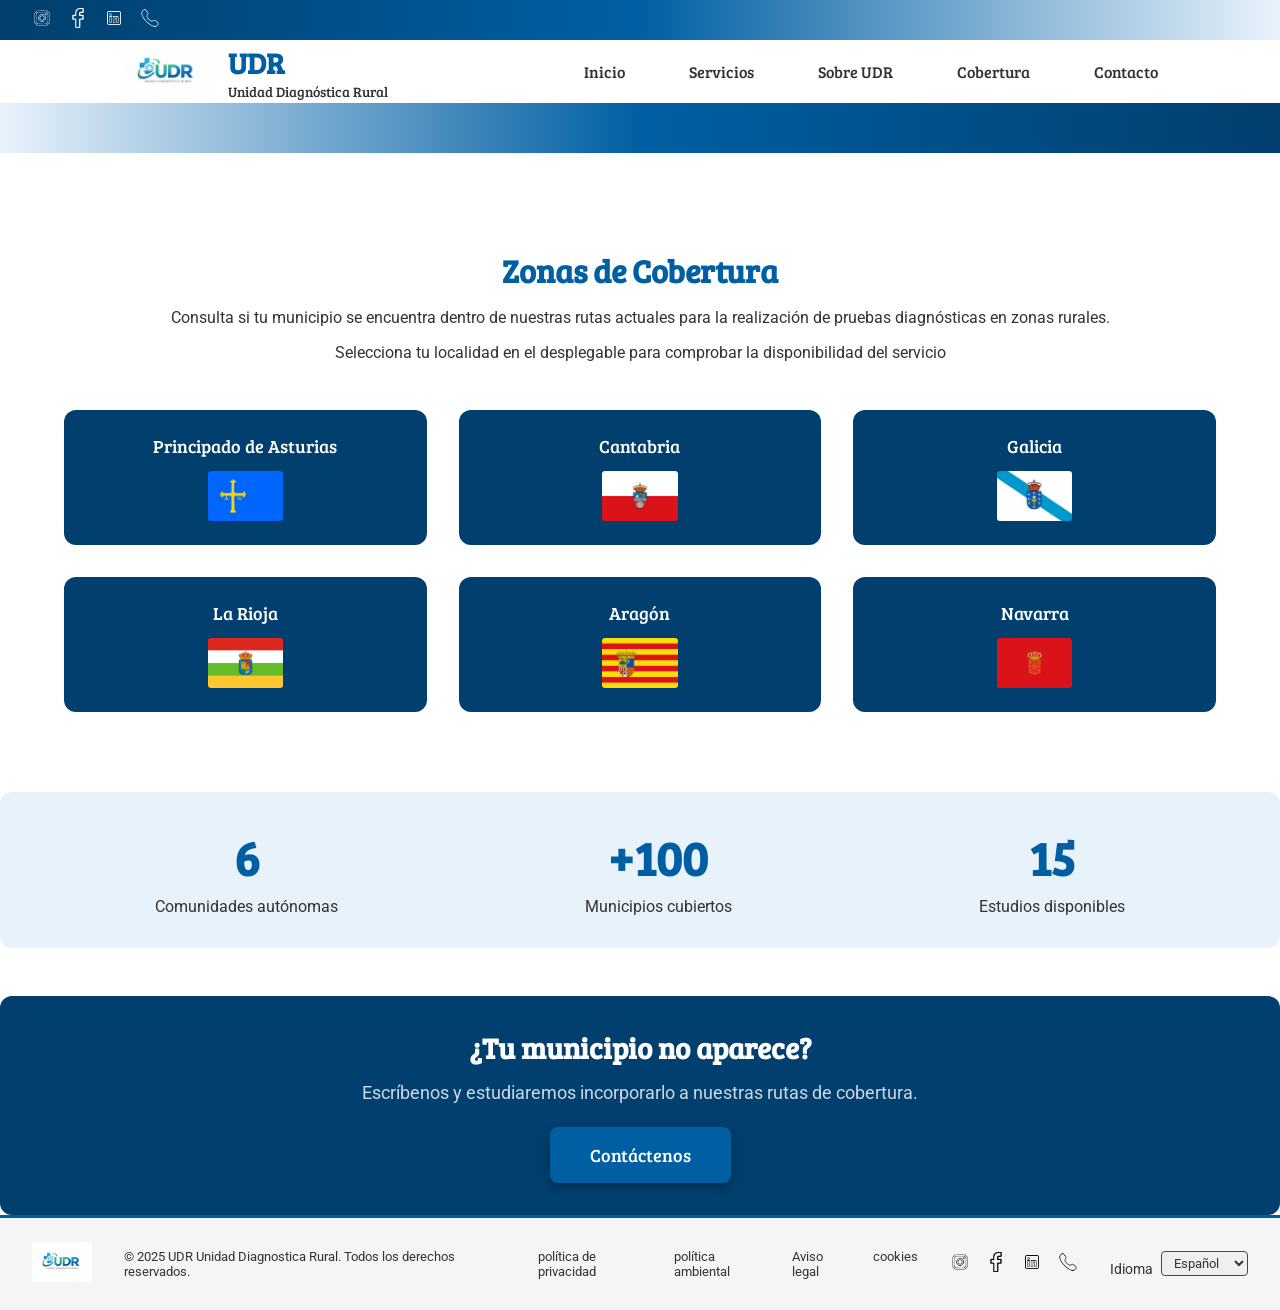
<file: Lenguaje de marcas/Cobertura.html>
<!DOCTYPE html>
<html lang="es">

<head>
    <meta charset="UTF-8">
    <meta name="viewport" content="width=device-width, initial-scale=1.0">
    <title>Cobertura - UDR Unidad Diagnóstica Rural</title>
    <meta name="description"
        content="Unidad diagnóstica rural: Servicio móvil de resonancias magnéticas para núcleos rurales, ofreciendo diagnósticos rápidos y seguros cerca de casa.">
    <link rel="icon" href="Imágenes/Logo.webp" type="image/webp">
    <link rel="stylesheet" href="style.css">
    <link href="https://fonts.googleapis.com/css2?family=Bree+Serif&family=Poppins&display=swap" rel="stylesheet">
    <link href="https://fonts.googleapis.com/css2?family=Bree+Serif&family=Poppins&family=Roboto&display=swap"
        rel="stylesheet">
</head>

<body>
    <header>
        <div class="header-top">
            <a href="#"><img src="Imágenes/instagram.webp" alt="Instagram"></a>
            <a href="#"> <img src="Imágenes/facebook.webp" alt="facebook"></a>
            <a href="#"><img src="Imágenes/social.webp" alt="Linkedln"></a>
            <a href="Contacto.html"> <img src="Imágenes/telephone.webp" alt="Contacto"></a>

        </div>
        <div class="header-medio">
            <div class="header-logo">
                <img src="Imágenes/Logo.webp" alt="UDR Logo">
                <div class="brand-text">
                    <h1>UDR</h1>
                    <span>Unidad Diagnóstica Rural</span>
                </div>
            </div>


            <nav>
                <ul>
                    <li><a href="index.html">Inicio</a></li>
                    <li><a href="Servicios.html">Servicios</a></li>
                    <li><a href="SobreUDR.html">Sobre UDR</a></li>
                    <li><a href="Cobertura.html">Cobertura</a></li>
                    <li><a href="Contacto.html">Contacto</a></li>

                </ul>
            </nav>
        </div>
    </header>
    <main>
        <section class="lugares">
            <h2>Zonas de Cobertura</h2>
            <p>Consulta si tu municipio se encuentra dentro de nuestras rutas actuales para la realización de pruebas
                diagnósticas en zonas rurales.</p>
            <p>Selecciona tu localidad en el desplegable para comprobar la disponibilidad del servicio</p>

            <div class="cobertura-tarjetas">
                <details>

                    <summary>

                        Principado de Asturias
                        <img src="Imágenes/Bandera-Asturias.webp" alt="Bandera de Asturias">
                    </summary>
                    <ul>
                        <li>Cangas del Narcea</li>
                        <li>Taramundi</li>
                        <li>Somiedo</li>
                        <li>Cudillero</li>
                        <li>Luarca</li>
                        <li>Ribadesella</li>
                        <li>Llanes</li>
                        <li>Cangas de Onís</li>
                        <li>Tineo</li>
                        <li>Grado</li>
                        <li>Salas</li>
                        <li>Belmonte de Miranda</li>
                        <li>Proaza</li>
                        <li>Quirós</li>
                        <li>Ponga</li>

                    </ul>
                </details>
                <details>

                    <summary>

                        Cantabria
                        <img src="Imágenes/Bandera-Cantabria-Official.webp" alt="Bandera de Cantabria">
                    </summary>
                    <ul>
                        <li>Potes</li>
                        <li>Comillas</li>
                        <li>Liérganes</li>
                        <li>Santillana del Mar</li>
                        <li>San Vicente de la Barquera</li>
                        <li>Noja</li>
                        <li>Santoña</li>
                        <li>Suances</li>
                        <li>Reinosa</li>
                        <li>Castro Urdiales</li>
                        <li>Laredo</li>
                        <li>Torrelavega</li>
                        <li>Camargo</li>
                        <li>Colindres</li>
                        <li>Cabezón de la Sal</li>
                    </ul>
                </details>
                <details>

                    <summary>

                        Galicia
                        <img src="Imágenes/Bandera-Galicia.webp" alt="Bandera de Galicia">
                    </summary>
                    <details>
                        <summary>Lugo</summary>
                        <ul>
                            <li>Ribadeo</li>
                            <li>Mondoñedo</li>
                            <li>O Cebreiro</li>
                            <li>Viveiro</li>
                            <li>Foz</li>
                            <li>Sarria</li>
                            <li>Monforte de Lemos</li>
                            <li>Vilalba</li>
                        </ul>
                    </details>
                    <details>
                        <summary>Ourense</summary>
                        <ul>
                            <li>Allariz</li>
                            <li>Ribadavia</li>
                            <li>O Carballiño</li>
                            <li>Xinzo de Limia</li>
                            <li>Verín</li>
                        </ul>
                    </details>
                    <details>
                        <summary>Pontevedra</summary>
                        <ul>
                            <li>Lalín</li>
                            <li>Cambados</li>
                            <li>O Grove</li>
                            <li>A Estrada</li>
                            <li>Sanxenxo</li>
                            <li>Baiona</li>
                            <li>Tui</li>
                        </ul>
                    </details>
                    <details>
                        <summary>A Coruña</summary>
                        <ul>
                            <li>Carballo</li>
                            <li>Betanzos</li>
                            <li>Noia</li>
                            <li>Muros</li>
                            <li>Ortigueira</li>
                            <li>Ribeira</li>
                        </ul>
                    </details>
                </details>
                <details>

                    <summary>

                        La Rioja
                        <img src="Imágenes/Bandera-Rioja.webp" alt="Bandera de La Rioja">
                    </summary>
                    <ul>
                        <li>Ezcaray</li>
                        <li>Santo Domingo de la Calzada</li>
                        <li>Haro</li>
                        <li>Calahorra</li>
                        <li>Arnedo</li>
                        <li>Nájera</li>
                        <li>Alfaro</li>
                        <li>Cervera del Río Alhama</li>
                        <li>Pradejón</li>
                        <li>Fuenmayor</li>
                        <li>Navarrete</li>
                        <li>San Asensio</li>
                        <li>Anguiano</li>
                        <li>Briones</li>
                        <li>Quel</li>
                    </ul>
                </details>
                <details>

                    <summary>

                        Aragón
                        <img src="Imágenes/Bandera-Aragon.webp" alt="Bandera de Aragón">
                    </summary>
                    <ul>
                        <li>Aínsa</li>
                        <li>Ansó</li>
                        <li>Jaca</li>
                        <li>Sabiñánigo</li>
                        <li>Benasque</li>
                        <li>Graus</li>
                        <li>Barbastro</li>
                        <li>Boltaña</li>
                        <li>Hecho</li>
                        <li>Bielsa</li>
                        <li>Alquézar</li>
                        <li>Campo</li>
                        <li>Fiscal</li>
                        <li>Ayerbe</li>
                        <li>Panticosa</li>
                    </ul>
                </details>
                <details>

                    <summary>

                        Navarra
                        <img src="Imágenes/Bandera-Navarra.webp" alt="Bandera de Navarra">
                    </summary>
                    <ul>
                        <li>Isaba</li>
                        <li>Ochagavía</li>
                        <li>Roncal</li>
                        <li>Burguete</li>
                        <li>Elizondo</li>
                        <li>Doneztebe</li>
                        <li>Leitza</li>
                        <li>Alsasua</li>
                        <li>Estella</li>
                        <li>Tafalla</li>
                        <li>Sangüesa</li>
                        <li>Corella</li>
                        <li>Cintruénigo</li>
                        <li>Peralta</li>
                        <li>Puente la Reina</li>
                    </ul>
                </details>


            </div>
        </section>
        <div class="cifras-cobertura">
    <div class="cifra">
        <span class="numero">6</span>
        <p>Comunidades autónomas</p>
    </div>
    <div class="cifra">
        <span class="numero">+100</span>
        <p>Municipios cubiertos</p>
    </div>
    <div class="cifra">
        <span class="numero">15</span>
        <p>Estudios disponibles</p>
    </div>
</div>

<div class="contacta-cobertura">
    <h3>¿Tu municipio no aparece?</h3>
    <p>Escríbenos y estudiaremos incorporarlo a nuestras rutas de cobertura.</p>
    <a href="Contacto.html" class="boton">Contáctenos</a>
</div>
    </main>
    <footer>
        <nav class="footer-nav">
            <div class="footer-logo">
                <img src="Imágenes/Logo.webp" alt="Logo">
            </div>
            <p class="copyright">© 2025 UDR Unidad Diagnostica Rural. Todos los derechos reservados.</p>
            <ul class="politicas">
                <li>política de privacidad</li>
                <li>política ambiental</li>
                <li>Aviso legal</li>
                <li>cookies</li>
            </ul>
            <div class="footer-contacto">
                <ul>
                    <li> <a href="#" onclick="return false"><img src="Imágenes/instagram.webp" alt="Instagram"></a></li>
                    <li> <a href="#" onclick="return false"> <img src="Imágenes/facebook.webp" alt="facebook"></a></li>
                    <li> <a href="#" onclick="return false"><img src="Imágenes/social.webp" alt="Linkedln"></a></li>
                    <li> <a href="Contacto.html"> <img src="Imágenes/telephone.webp" alt="Contacto"></a></li>
                </ul>
            </div>
            <div class="seleccion-idioma">
                <label for="idioma">Idioma</label>
                <select name="idioma" id="idioma">
                    <option value="es">Español</option>
                    <option value="en">Inglés</option>
                    <option value="fr">Français</option>
                </select>
            </div>
        </nav>
    </footer>
</body>

</html>
</file>
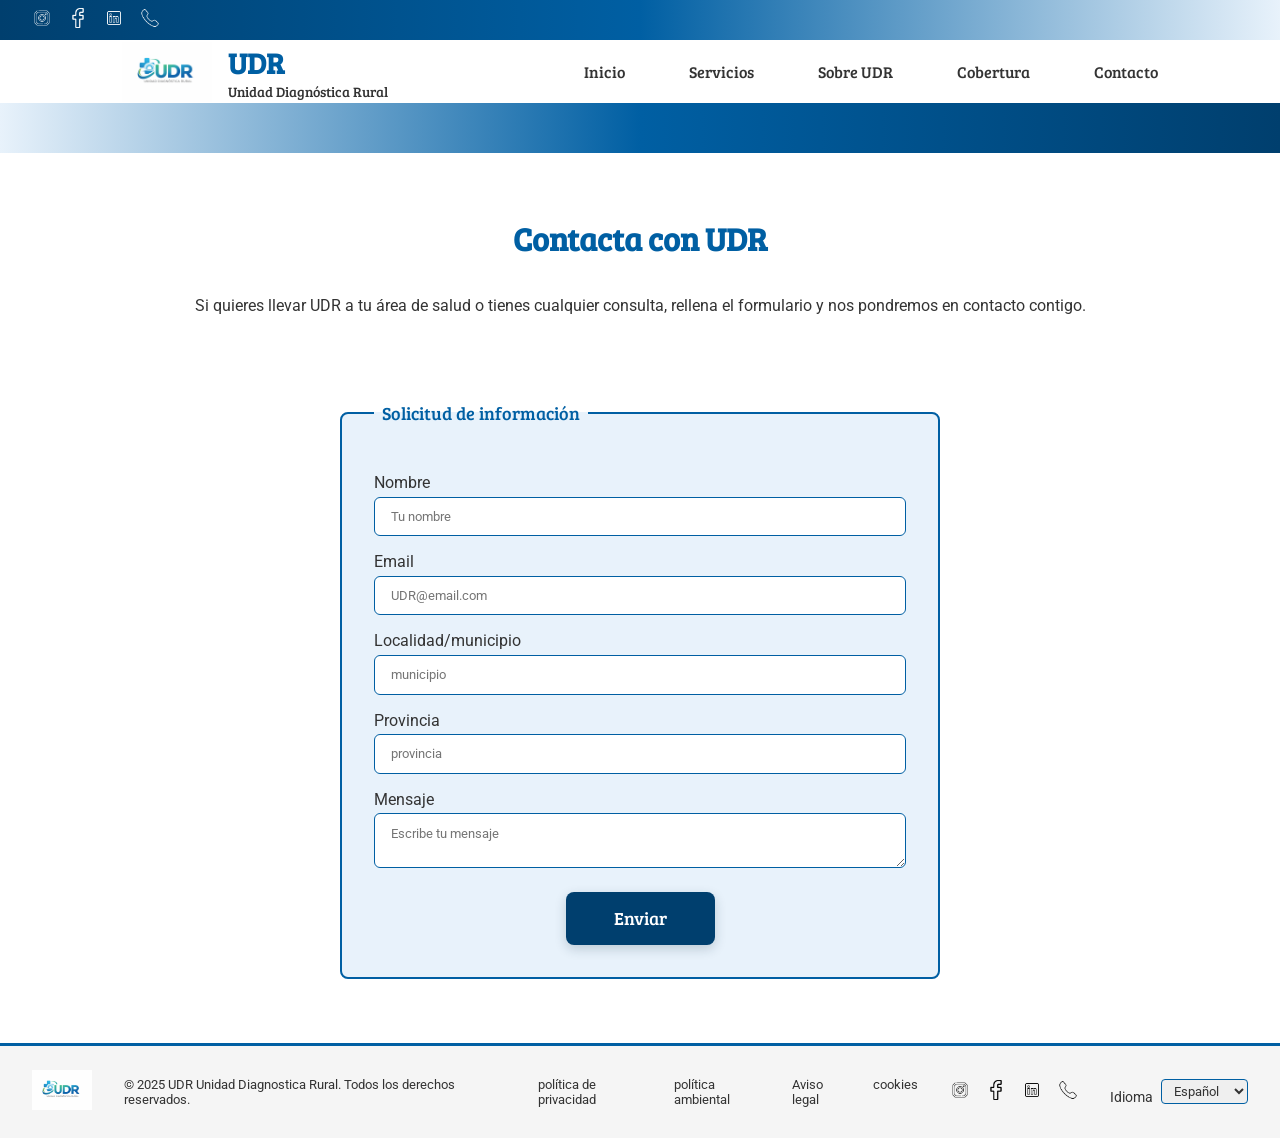
<file: Lenguaje de marcas/Contacto.html>
<!DOCTYPE html>
<html lang="es">

<head>
    <meta charset="UTF-8">
    <meta name="viewport" content="width=device-width, initial-scale=1.0">
    <title>Contacto - UDR Unidad Diagnóstica Rural</title>
    <meta name="description"
        content="Unidad diagnóstica rural: Servicio móvil de resonancias magnéticas para núcleos rurales, ofreciendo diagnósticos rápidos y seguros cerca de casa.">
    <link rel="icon" href="Imágenes/Logo.webp" type="image/webp">
    <link rel="stylesheet" href="style.css">
    <link href="https://fonts.googleapis.com/css2?family=Bree+Serif&family=Poppins&display=swap" rel="stylesheet">
    <link href="https://fonts.googleapis.com/css2?family=Bree+Serif&family=Poppins&family=Roboto&display=swap"
        rel="stylesheet">
</head>

<body>
    <header>
        <div class="header-top">
            <a href="#"><img src="Imágenes/instagram.webp" alt="Instagram"></a>
            <a href="#"> <img src="Imágenes/facebook.webp" alt="facebook"></a>
            <a href="#"><img src="Imágenes/social.webp" alt="Linkedln"></a>
            <a href="Contacto.html"> <img src="Imágenes/telephone.webp" alt="Contacto"></a>

        </div>
        <div class="header-medio">
            <div class="header-logo">
                <img src="Imágenes/Logo.webp" alt="UDR Logo">
                <div class="brand-text">
                    <h1>UDR</h1>
                    <span>Unidad Diagnóstica Rural</span>
                </div>
            </div>


            <nav>
                <ul>
                    <li><a href="index.html">Inicio</a></li>
                    <li><a href="Servicios.html">Servicios</a></li>
                    <li><a href="SobreUDR.html">Sobre UDR</a></li>
                    <li><a href="Cobertura.html">Cobertura</a></li>
                    <li><a href="Contacto.html">Contacto</a></li>
                    
                </ul>
            </nav>
        </div>
    </header>
    <main>
    <section class="contacto">
        <h2>Contacta con UDR</h2>
        <p>Si quieres llevar UDR a tu área de salud o tienes cualquier consulta, rellena el formulario y nos pondremos
            en
            contacto contigo.</p>

        <form action="">
            <fieldset>
                <legend>Solicitud de información</legend>
                <label for="nombre">Nombre</label>
                <input type="text" id="nombre" name="nombre" placeholder="Tu nombre">

                <label for="email">Email</label>
                <input type="email" id="email" name="email" placeholder="UDR@email.com">

                <label for="localidad">Localidad/municipio</label>
                <input type="text" id="localidad" name="localidad" placeholder="municipio">

                <label for="provincia">Provincia</label>
                <input type="text" id="provincia" name="provincia" placeholder="provincia">

                <label for="mensaje">Mensaje</label>
                <textarea id="mensaje" name="mensaje" placeholder="Escribe tu mensaje"></textarea>
                <button type="submit">Enviar</button>
            </fieldset>

        </form>
    </section>
    </main>
    <footer>
        <nav class="footer-nav">
            <div class="footer-logo">
                <img src="Imágenes/Logo.webp" alt="Logo">
            </div>
            <p class="copyright">© 2025 UDR Unidad Diagnostica Rural. Todos los derechos reservados.</p>
            <ul class="politicas">
                <li>política de privacidad</li>
                <li>política ambiental</li>
                <li>Aviso legal</li>
                <li>cookies</li>
            </ul>
            <div class="footer-contacto">
                <ul>
                    <li> <a href="#" onclick="return false"><img src="Imágenes/instagram.webp" alt="Instagram"></a></li>
                    <li> <a href="#" onclick="return false"> <img src="Imágenes/facebook.webp" alt="facebook"></a></li>
                    <li> <a href="#" onclick="return false"><img src="Imágenes/social.webp" alt="Linkedln"></a></li>
                    <li> <a href="Contacto.html"> <img src="Imágenes/telephone.webp" alt="Contacto"></a></li>
                </ul>
            </div>
            <div class="seleccion-idioma">
                <label for="idioma">Idioma</label>
                <select name="idioma" id="idioma">
                    <option value="es">Español</option>
                    <option value="en">Inglés</option>
                    <option value="fr">Français</option>
                </select>
            </div>
        </nav>
    </footer>
</body>

</html>
</file>
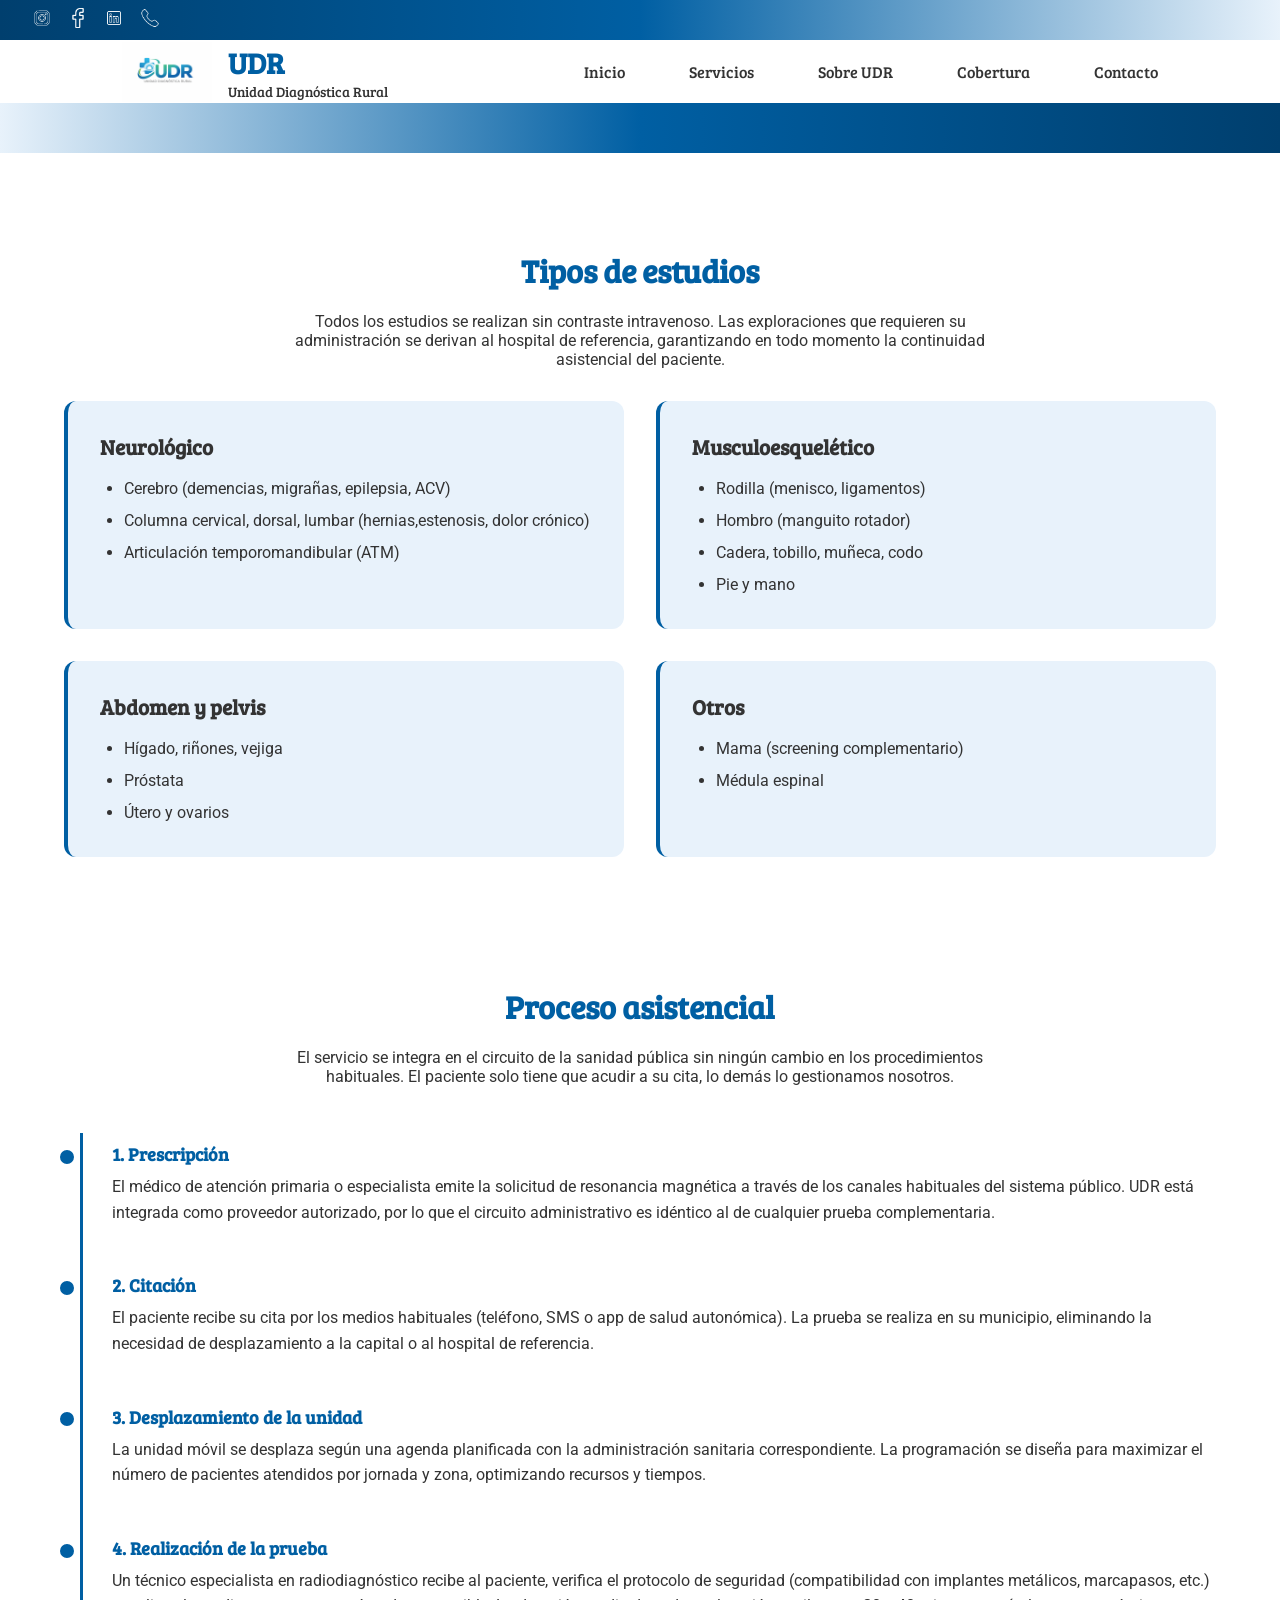
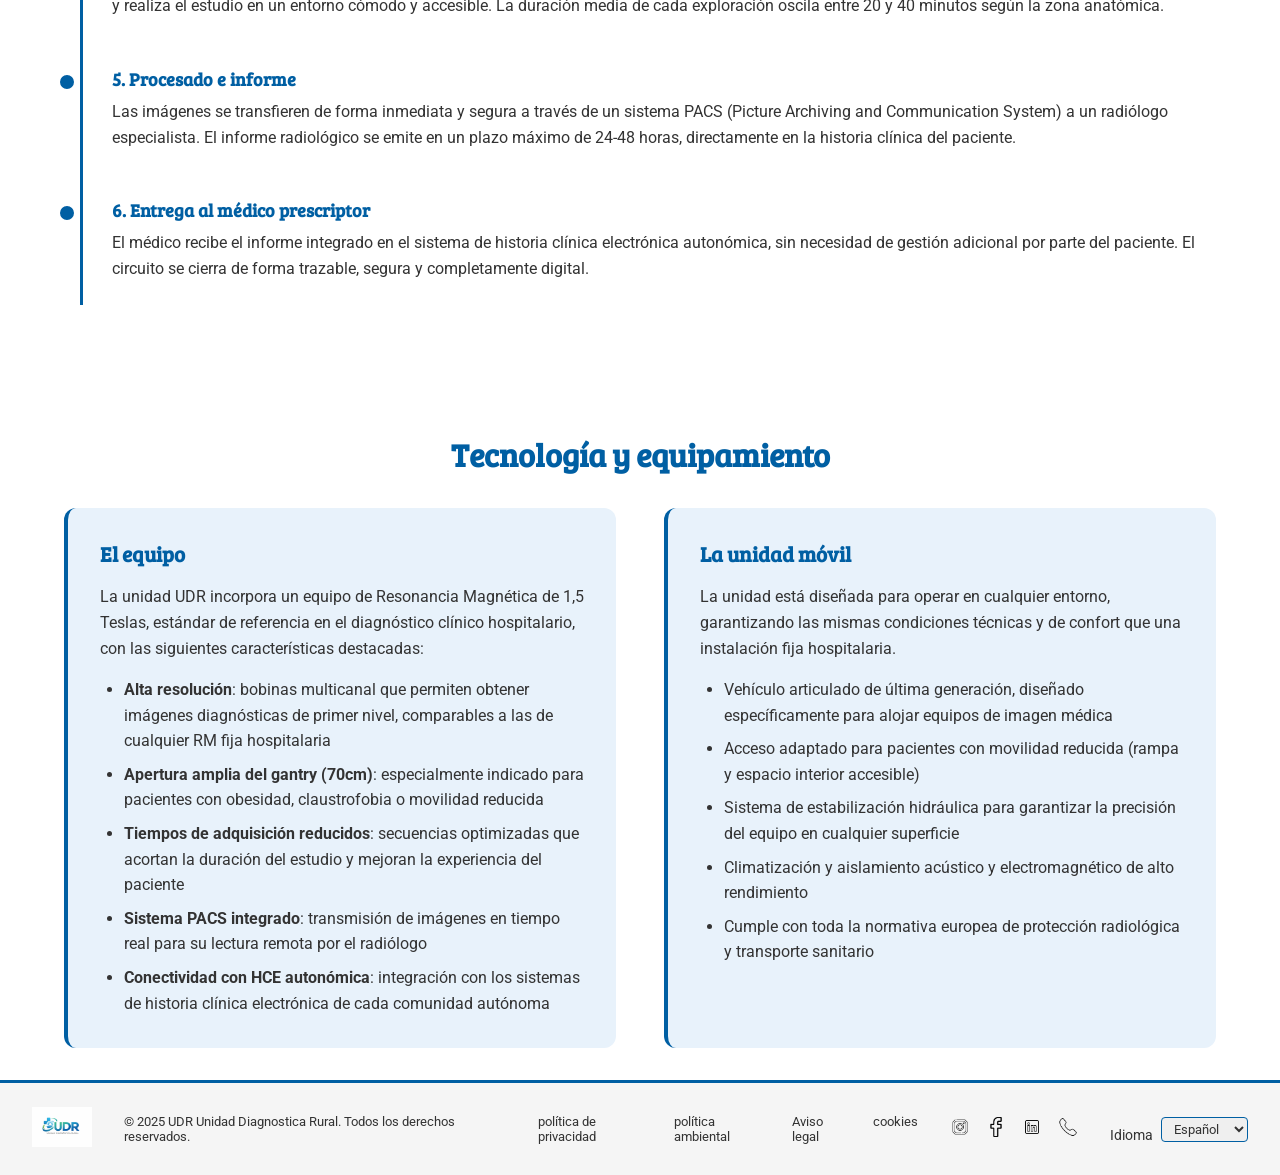
<file: Lenguaje de marcas/Servicios.html>
<!DOCTYPE html>
<html lang="es">

<head>
    <meta charset="UTF-8">
    <meta name="viewport" content="width=device-width, initial-scale=1.0">
    <title>Servicios - UDR Unidad Diagnóstica Rural</title>
    <meta name="description"
        content="Unidad diagnóstica rural: Servicio móvil de resonancias magnéticas para núcleos rurales, ofreciendo diagnósticos rápidos y seguros cerca de casa.">
    <link rel="icon" href="Imágenes/Logo.webp" type="image/webp">
    <link rel="stylesheet" href="style.css">
    <link href="https://fonts.googleapis.com/css2?family=Bree+Serif&family=Poppins&display=swap" rel="stylesheet">
    <link href="https://fonts.googleapis.com/css2?family=Bree+Serif&family=Poppins&family=Roboto&display=swap"
        rel="stylesheet">
</head>

<body>
    <header>
        <div class="header-top">
            <a href="#"><img src="Imágenes/instagram.webp" alt="Instagram"></a>
            <a href="#"> <img src="Imágenes/facebook.webp" alt="facebook"></a>
            <a href="#"><img src="Imágenes/social.webp" alt="Linkedln"></a>
            <a href="Contacto.html"> <img src="Imágenes/telephone.webp" alt="Contacto"></a>

        </div>
        <div class="header-medio">
            <div class="header-logo">
                <img src="Imágenes/Logo.webp" alt="UDR Logo">
                <div class="brand-text">
                    <h1>UDR</h1>
                    <span>Unidad Diagnóstica Rural</span>
                </div>
            </div>


            <nav>
                <ul>
                    <li><a href="index.html">Inicio</a></li>
                    <li><a href="Servicios.html">Servicios</a></li>
                    <li><a href="SobreUDR.html">Sobre UDR</a></li>
                    <li><a href="Cobertura.html">Cobertura</a></li>
                    <li><a href="Contacto.html">Contacto</a></li>
                    
                </ul>
            </nav>
        </div>
    </header>
    <main>
    <section class="exploraciones">
        <div class="tipos-general">
            <h2>Tipos de estudios</h2>
            <p>Todos los estudios se realizan sin contraste intravenoso. Las exploraciones que requieren su
                administración se derivan al hospital de referencia, garantizando en todo momento la continuidad
                asistencial del paciente.</p>
        </div>
        <div class="tipos-todos">
        <div class="tipos">
            <h3>Neurológico</h3>
            <ul>
                <li>Cerebro (demencias, migrañas, epilepsia, ACV)</li>
                <li>Columna cervical, dorsal, lumbar (hernias,estenosis, dolor crónico)</li>
                <li>Articulación temporomandibular (ATM)</li>
            </ul>
        </div>
        <div class="tipos">
            <h3>Musculoesquelético</h3>
            <ul>
                <li>Rodilla (menisco, ligamentos)</li>
                <li>Hombro (manguito rotador)</li>
                <li>Cadera, tobillo, muñeca, codo</li>
                <li>Pie y mano</li>
            </ul>
        </div>
        <div class="tipos">
            <h3>Abdomen y pelvis</h3>
            <ul>
                <li>Hígado, riñones, vejiga</li>
                <li>Próstata</li>
                <li>Útero y ovarios</li>
            </ul>
        </div>
        <div class="tipos">
            <h3>Otros</h3>
            <ul>
                <li>Mama (screening complementario)</li>
                <li>Médula espinal</li>
            </ul>
            </div>

        </div>
    </section>
    <section class="proceso-asistencial">
        <div class="proceso-explicacion">
            <h2>Proceso asistencial</h2>
            <p>El servicio se integra en el circuito de la sanidad pública sin ningún cambio en los procedimientos
                habituales. El paciente solo tiene que acudir a su cita, lo demás lo gestionamos nosotros.</p>
        </div>
        <div class="pasos">
            <h3>1. Prescripción</h3>
            <p>El médico de atención primaria o especialista emite la solicitud de resonancia magnética a través de los
                canales habituales del sistema público. UDR está integrada como proveedor autorizado, por lo que el
                circuito administrativo es idéntico al de cualquier prueba complementaria.</p>
        </div>
        <div class="pasos">
            <h3>2. Citación</h3>
            <p>El paciente recibe su cita por los medios habituales (teléfono, SMS o app de salud autonómica). La prueba
                se realiza en su municipio, eliminando la necesidad de desplazamiento a la capital o al hospital de
                referencia.</p>
        </div>
        <div class="pasos">
            <h3>3. Desplazamiento de la unidad</h3>
            <p>La unidad móvil se desplaza según una agenda planificada con la administración sanitaria correspondiente.
                La programación se diseña para maximizar el número de pacientes atendidos por jornada y zona,
                optimizando recursos y tiempos.</p>
        </div>
        <div class="pasos">
            <h3>4. Realización de la prueba</h3>
            <p>Un técnico especialista en radiodiagnóstico recibe al paciente, verifica el protocolo de seguridad
                (compatibilidad con implantes metálicos, marcapasos, etc.) y realiza el estudio en un entorno cómodo y
                accesible. La duración media de cada exploración oscila entre 20 y 40 minutos según la zona anatómica.
            </p>
        </div>
        <div class="pasos">
            <h3>5. Procesado e informe</h3>
            <p>Las imágenes se transfieren de forma inmediata y segura a través de un sistema PACS (Picture Archiving
                and Communication System) a un radiólogo especialista. El informe radiológico se emite en un plazo
                máximo de 24-48 horas, directamente en la historia clínica del paciente.</p>
        </div>
        <div class="pasos">
            <h3>6. Entrega al médico prescriptor</h3>
            <p>El médico recibe el informe integrado en el sistema de historia clínica electrónica autonómica, sin
                necesidad de gestión adicional por parte del paciente. El circuito se cierra de forma trazable, segura y
                completamente digital.</p>
        </div>
    </section>
    <section class="tecnologia">
        <h2>Tecnología y equipamiento</h2>


        <div class="tecnologia-contenido">
        <div class="equipo">
            <h3>El equipo</h3>
            <p>La unidad UDR incorpora un equipo de Resonancia Magnética de 1,5 Teslas, estándar de referencia en el
                diagnóstico clínico hospitalario, con las siguientes características destacadas:</p>
            <ul>
                <li><strong>Alta resolución</strong>: bobinas multicanal que permiten obtener imágenes diagnósticas de
                    primer nivel, comparables a las de cualquier RM fija hospitalaria</li>
                <li><strong>Apertura amplia del gantry (70cm)</strong>: especialmente indicado para pacientes con
                    obesidad, claustrofobia o movilidad reducida</li>
                <li><strong>Tiempos de adquisición reducidos</strong>: secuencias optimizadas que acortan la duración
                    del estudio y mejoran la experiencia del paciente</li>
                <li><strong>Sistema PACS integrado</strong>: transmisión de imágenes en tiempo real para su lectura
                    remota por el radiólogo</li>
                <li><strong>Conectividad con HCE autonómica</strong>: integración con los sistemas de historia clínica
                    electrónica de cada comunidad autónoma</li>
            </ul>
        </div>
        <div class="unidad-movil">
            <h3>La unidad móvil</h3>
            <p>La unidad está diseñada para operar en cualquier entorno, garantizando las mismas condiciones técnicas y
                de confort que una instalación fija hospitalaria.</p>
            <ul>
                <li>Vehículo articulado de última generación, diseñado específicamente para alojar equipos de imagen
                    médica</li>
                <li>Acceso adaptado para pacientes con movilidad reducida (rampa y espacio interior accesible)</li>
                <li>Sistema de estabilización hidráulica para garantizar la precisión del equipo en cualquier superficie
                </li>
                <li>Climatización y aislamiento acústico y electromagnético de alto rendimiento</li>
                <li>Cumple con toda la normativa europea de protección radiológica y transporte sanitario</li>

            </ul>
        </div>
        </div>
    </section>
</main>
    <footer>
        <nav class="footer-nav">
            <div class="footer-logo">
                <img src="Imágenes/Logo.webp" alt="Logo">
            </div>
            <p class="copyright">© 2025 UDR Unidad Diagnostica Rural. Todos los derechos reservados.</p>
            <ul class="politicas">
                <li>política de privacidad</li>
                <li>política ambiental</li>
                <li>Aviso legal</li>
                <li>cookies</li>
            </ul>
            <div class="footer-contacto">
                <ul>
                    <li> <a href="#" onclick="return false"><img src="Imágenes/instagram.webp" alt="Instagram"></a></li>
                    <li> <a href="#" onclick="return false"> <img src="Imágenes/facebook.webp" alt="facebook"></a></li>
                    <li> <a href="#" onclick="return false"><img src="Imágenes/social.webp" alt="Linkedln"></a></li>
                    <li> <a href="Contacto.html"> <img src="Imágenes/telephone.webp" alt="Contacto"></a></li>
                </ul>
            </div>
            <div class="seleccion-idioma">
                <label for="idioma">Idioma</label>
                <select name="idioma" id="idioma">
                    <option value="es">Español</option>
                    <option value="en">Inglés</option>
                    <option value="fr">Français</option>
                </select>
            </div>
        </nav>

    </footer>
</body>

</html>
</file>
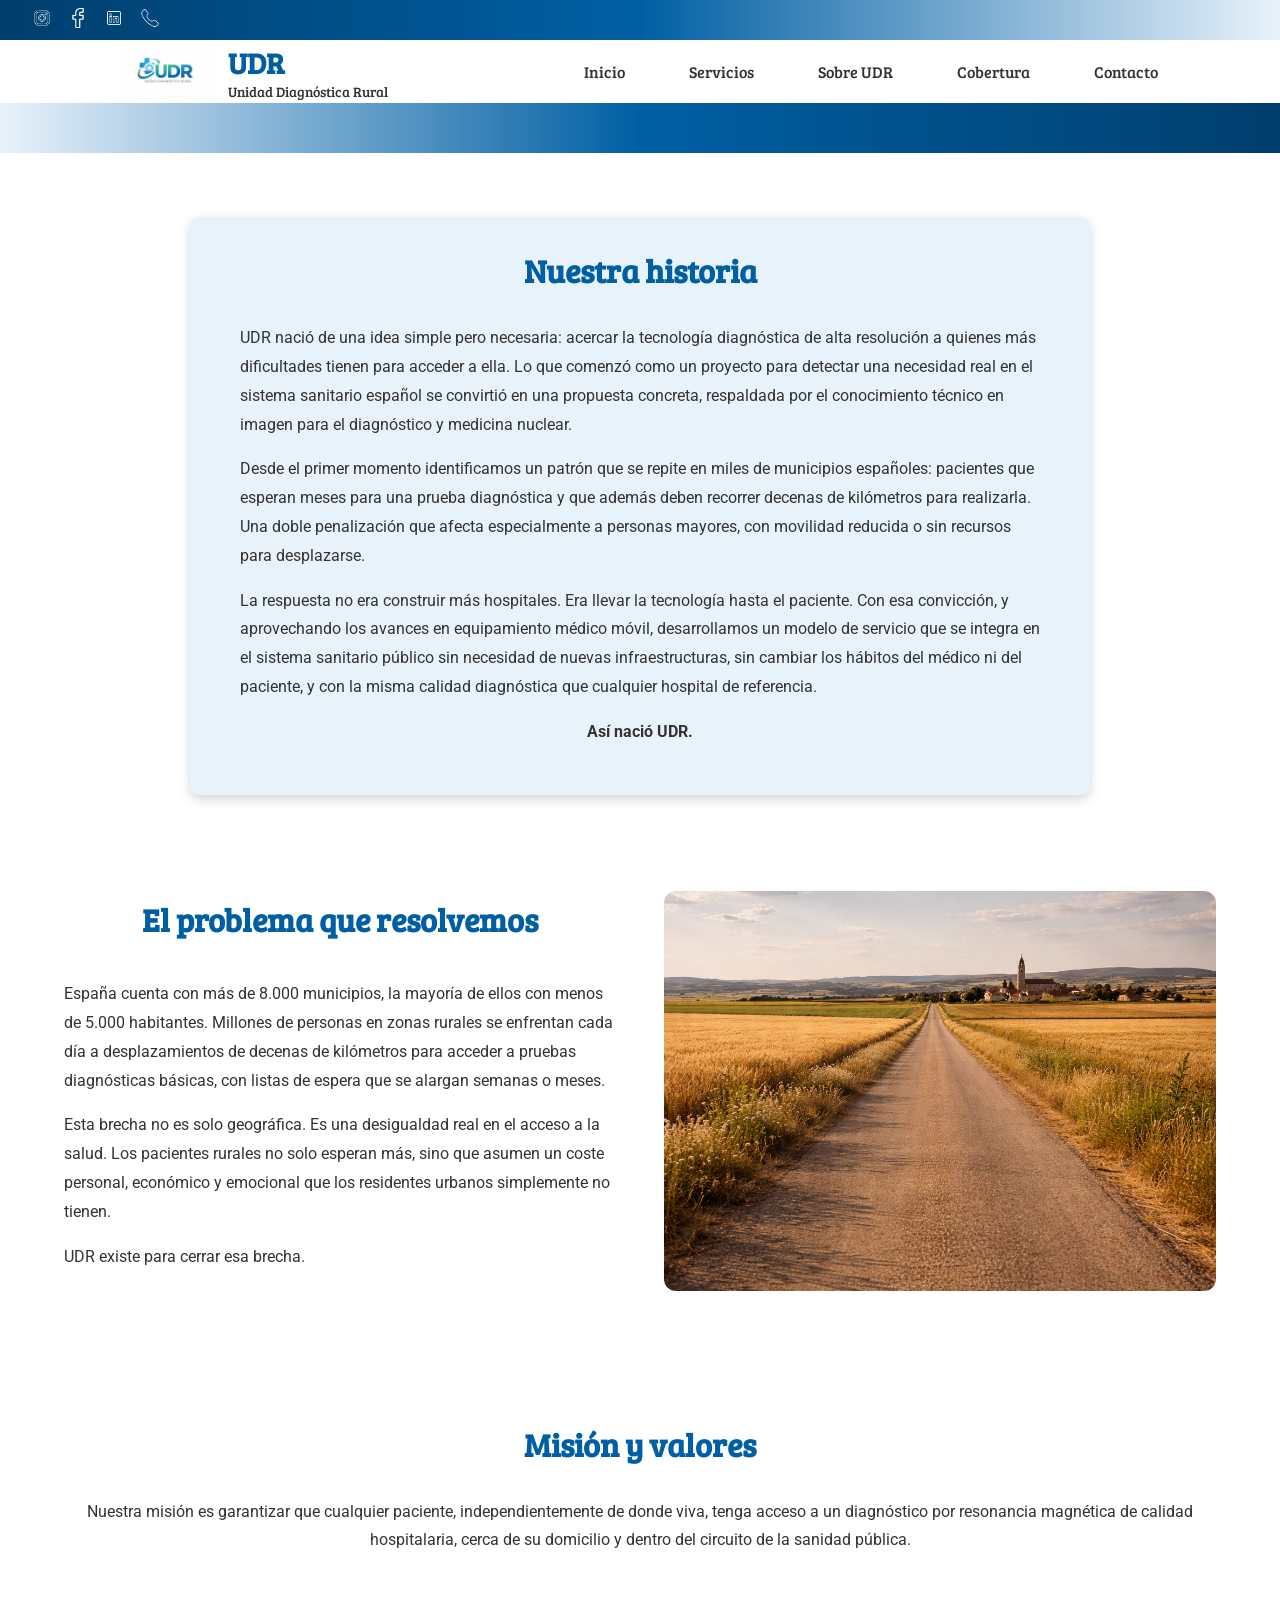
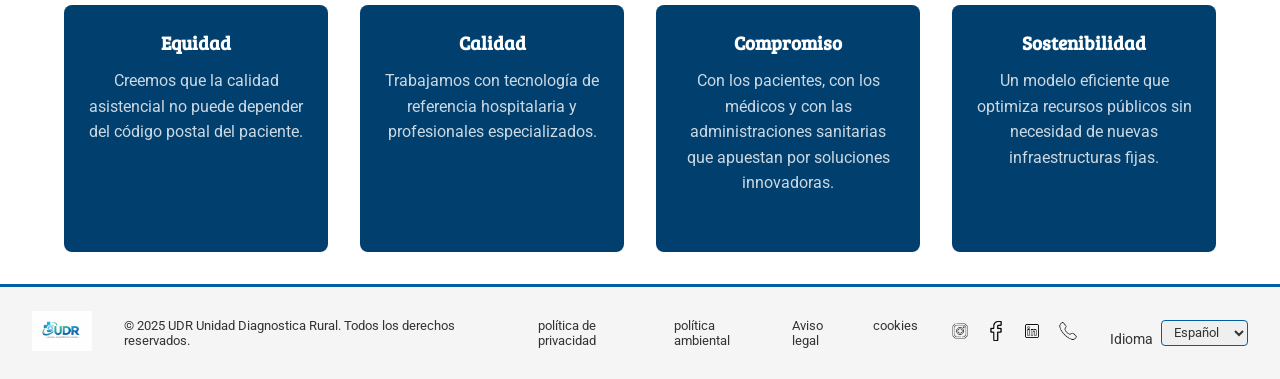
<file: Lenguaje de marcas/SobreUDR.html>
<!DOCTYPE html>
<html lang="es">

<head>
    <meta charset="UTF-8">
    <meta name="viewport" content="width=device-width, initial-scale=1.0">
    <title>Sobre UDR Unidad Diagnóstica Rural</title>
    <meta name="description"
        content="Unidad diagnóstica rural: Servicio móvil de resonancias magnéticas para núcleos rurales, ofreciendo diagnósticos rápidos y seguros cerca de casa.">
    <link rel="icon" href="Imágenes/Logo.webp" type="image/webp">
    <link rel="stylesheet" href="style.css">
    <link href="https://fonts.googleapis.com/css2?family=Bree+Serif&family=Poppins&display=swap" rel="stylesheet">
    <link href="https://fonts.googleapis.com/css2?family=Bree+Serif&family=Poppins&family=Roboto&display=swap"
        rel="stylesheet">
</head>

<body>
    <header>
        <div class="header-top">
            <a href="#"><img src="Imágenes/instagram.webp" alt="Instagram"></a>
            <a href="#"> <img src="Imágenes/facebook.webp" alt="facebook"></a>
            <a href="#"><img src="Imágenes/social.webp" alt="Linkedln"></a>
            <a href="Contacto.html"> <img src="Imágenes/telephone.webp" alt="Contacto"></a>

        </div>
        <div class="header-medio">
            <div class="header-logo">
                <img src="Imágenes/Logo.webp" alt="UDR Logo">
                <div class="brand-text">
                    <h1>UDR</h1>
                    <span>Unidad Diagnóstica Rural</span>
                </div>
            </div>


            <nav>
                <ul>
                    <li><a href="index.html">Inicio</a></li>
                    <li><a href="Servicios.html">Servicios</a></li>
                    <li><a href="SobreUDR.html">Sobre UDR</a></li>
                    <li><a href="Cobertura.html">Cobertura</a></li>
                    <li><a href="Contacto.html">Contacto</a></li>
                    
                </ul>
            </nav>
        </div>
    </header>
    <main>
    <section class="historia">
        <h2>Nuestra historia</h2>
        <p>
            UDR nació de una idea simple pero necesaria: acercar la tecnología diagnóstica de alta resolución a quienes
            más dificultades tienen para acceder a ella. Lo que comenzó como un proyecto para detectar una necesidad
            real en el sistema sanitario español se convirtió en una propuesta concreta, respaldada por el conocimiento
            técnico en imagen para el diagnóstico y medicina nuclear.
        </p>
        <p>
            Desde el primer momento identificamos un patrón que se repite en miles de municipios españoles: pacientes
            que esperan meses para una prueba diagnóstica y que además deben recorrer decenas de kilómetros para
            realizarla. Una doble penalización que afecta especialmente a personas mayores, con movilidad reducida o sin
            recursos para desplazarse.
        </p>
        <p>
            La respuesta no era construir más hospitales. Era llevar la tecnología hasta el paciente. Con esa
            convicción, y aprovechando los avances en equipamiento médico móvil, desarrollamos un modelo de servicio que
            se integra en el sistema sanitario público sin necesidad de nuevas infraestructuras, sin cambiar los hábitos
            del médico ni del paciente, y con la misma calidad diagnóstica que cualquier hospital de referencia.
        </p>
        <p class="final-udr">
            <strong>Así nació UDR.</strong>
        </p>
    </section>
    <section class="resolver">
        
        <div class="resolver-contenido">
            <div class="resolver-texto">
                <h2>El problema que resolvemos</h2>
                <p>
                    España cuenta con más de 8.000 municipios, la mayoría de ellos con menos de 5.000 habitantes.
                    Millones de
                    personas en zonas rurales se enfrentan cada día a desplazamientos de decenas de kilómetros para
                    acceder a
                    pruebas diagnósticas básicas, con listas de espera que se alargan semanas o meses.
                </p>
                <p>
                    Esta brecha no es solo geográfica. Es una desigualdad real en el acceso a la salud. Los pacientes
                    rurales no
                    solo esperan más, sino que asumen un coste personal, económico y emocional que los residentes
                    urbanos
                    simplemente no tienen.
                </p>
                <p>
                    UDR existe para cerrar esa brecha.
                </p>
            </div>
            <div class="img-resolver">
                <img src="Imágenes/Paisaje-rural.webp" alt="Paisaje rural">
            </div>
        </div>
    </section>
    <section class="valores">

        <h2>Misión y valores</h2>
        <p>Nuestra misión es garantizar que cualquier paciente, independientemente de donde viva, tenga acceso a un
            diagnóstico por resonancia magnética de calidad hospitalaria, cerca de su domicilio y dentro del circuito de
            la sanidad pública.</p>

        <div class="misiones">
            <div class="valor">
                <h3>Equidad</h3>
                <p>Creemos que la calidad asistencial no puede depender del código postal del paciente.</p>
            </div>
            <div class="valor">
                <h3>Calidad</h3>
                <p>Trabajamos con tecnología de referencia hospitalaria y profesionales especializados.</p>
            </div>
            <div class="valor">
                <h3>Compromiso</h3>
                <p>Con los pacientes, con los médicos y con las administraciones sanitarias que apuestan por soluciones
                    innovadoras.</p>
            </div>
            <div class="valor">
                <h3>Sostenibilidad</h3>
                <p>Un modelo eficiente que optimiza recursos públicos sin necesidad de nuevas infraestructuras fijas.
                </p>
            </div>

        </div>
    </section>
    </main>
    <footer>
        <nav class="footer-nav">
            <div class="footer-logo">
                <img src="Imágenes/Logo.webp" alt="Logo">
            </div>
            <p class="copyright">© 2025 UDR Unidad Diagnostica Rural. Todos los derechos reservados.</p>
            <ul class="politicas">
                <li>política de privacidad</li>
                <li>política ambiental</li>
                <li>Aviso legal</li>
                <li>cookies</li>
            </ul>
            <div class="footer-contacto">
                <ul>
                    <li> <a href="#" onclick="return false"><img src="Imágenes/instagram.webp" alt="Instagram"></a></li>
                    <li> <a href="#" onclick="return false"> <img src="Imágenes/facebook.webp" alt="facebook"></a></li>
                    <li> <a href="#" onclick="return false"><img src="Imágenes/social.webp" alt="Linkedln"></a></li>
                    <li> <a href="Contacto.html"> <img src="Imágenes/telephone.webp" alt="Contacto"></a></li>
                </ul>
            </div>
            <div class="seleccion-idioma">
                <label for="idioma">Idioma</label>
                <select name="idioma" id="idioma">
                    <option value="es">Español</option>
                    <option value="en">Inglés</option>
                    <option value="fr">Français</option>
                </select>
            </div>
        </nav>

    </footer>
</body>

</html>
</file>
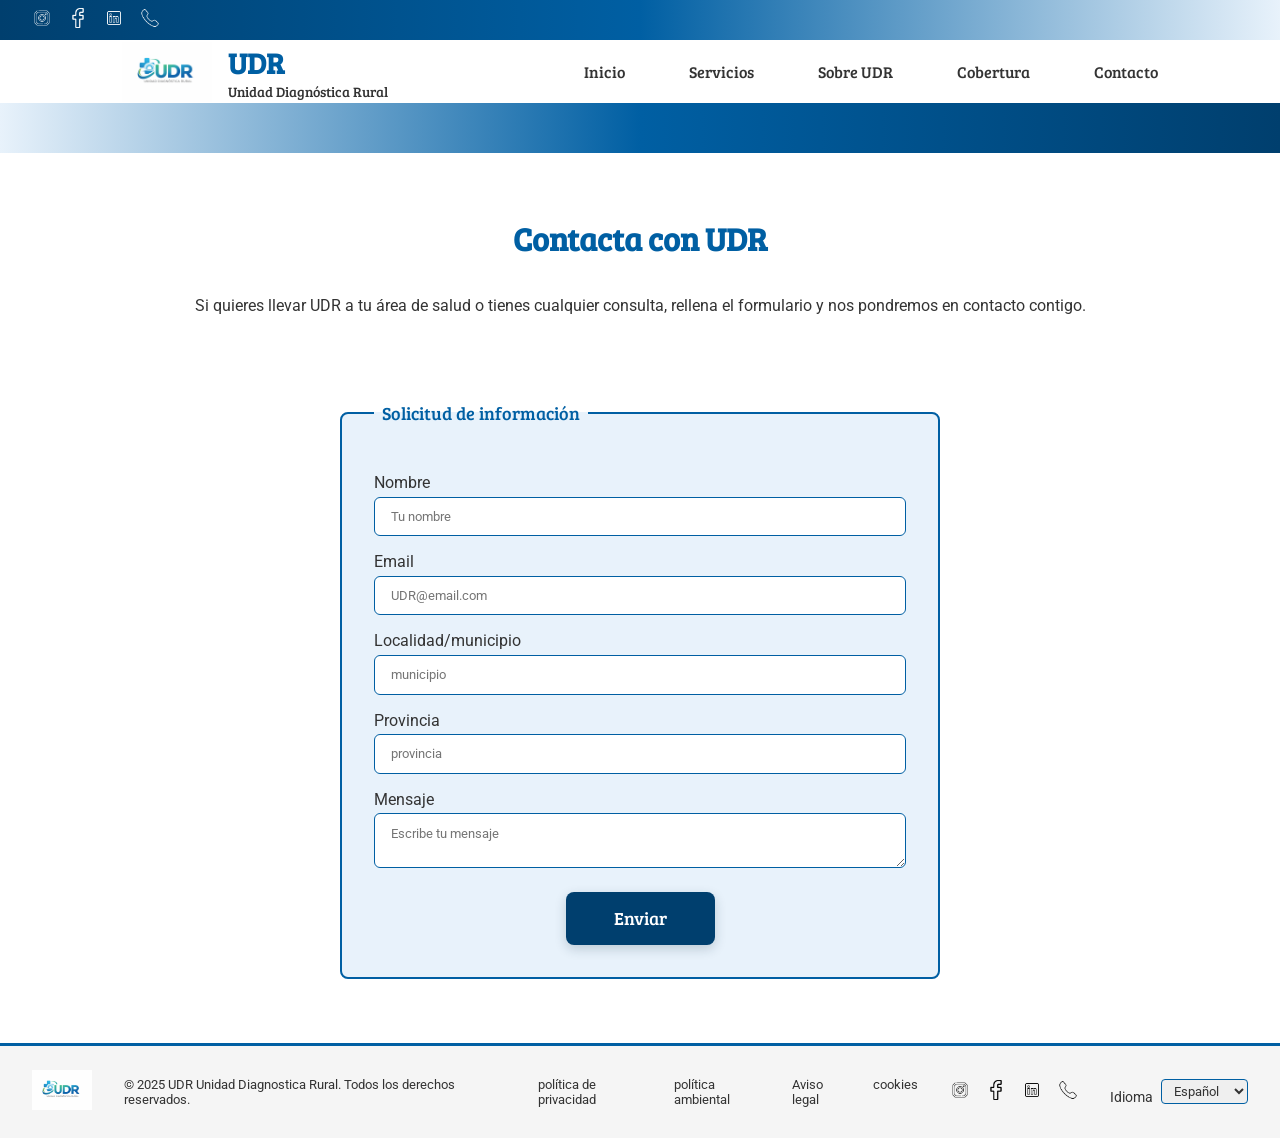
<file: Lenguaje-de-marcas/Contacto.html>
<!DOCTYPE html>
<html lang="es">

<head>
    <meta charset="UTF-8">
    <meta name="viewport" content="width=device-width, initial-scale=1.0">
    <title>Contacto - UDR Unidad Diagnóstica Rural</title>
    <meta name="description"
        content="Unidad diagnóstica rural: Servicio móvil de resonancias magnéticas para núcleos rurales, ofreciendo diagnósticos rápidos y seguros cerca de casa.">
    <link rel="icon" href="Imágenes/Logo.webp" type="image/webp">
    <link rel="stylesheet" href="style.css">
    <link href="https://fonts.googleapis.com/css2?family=Bree+Serif&family=Poppins&display=swap" rel="stylesheet">
    <link href="https://fonts.googleapis.com/css2?family=Bree+Serif&family=Poppins&family=Roboto&display=swap"
        rel="stylesheet">
</head>

<body>
    <header>
        <div class="header-top">
            <a href="#"><img src="Imágenes/instagram.webp" alt="Instagram"></a>
            <a href="#"> <img src="Imágenes/facebook.webp" alt="facebook"></a>
            <a href="#"><img src="Imágenes/social.webp" alt="Linkedln"></a>
            <a href="Contacto.html"> <img src="Imágenes/telephone.webp" alt="Contacto"></a>

        </div>
        <div class="header-medio">
            <div class="header-logo">
                <img src="Imágenes/Logo.webp" alt="UDR Logo">
                <div class="brand-text">
                    <h1>UDR</h1>
                    <span>Unidad Diagnóstica Rural</span>
                </div>
            </div>


            <nav>
                <ul>
                    <li><a href="index.html">Inicio</a></li>
                    <li><a href="Servicios.html">Servicios</a></li>
                    <li><a href="SobreUDR.html">Sobre UDR</a></li>
                    <li><a href="Cobertura.html">Cobertura</a></li>
                    <li><a href="Contacto.html">Contacto</a></li>
                    
                </ul>
            </nav>
        </div>
    </header>
    <main>
    <section class="contacto">
        <h2>Contacta con UDR</h2>
        <p>Si quieres llevar UDR a tu área de salud o tienes cualquier consulta, rellena el formulario y nos pondremos
            en
            contacto contigo.</p>

        <form>
            <fieldset>
                <legend>Solicitud de información</legend>
                <label for="nombre">Nombre</label>
                <input type="text" id="nombre" name="nombre" placeholder="Tu nombre">

                <label for="email">Email</label>
                <input type="email" id="email" name="email" placeholder="UDR@email.com">

                <label for="localidad">Localidad/municipio</label>
                <input type="text" id="localidad" name="localidad" placeholder="municipio">

                <label for="provincia">Provincia</label>
                <input type="text" id="provincia" name="provincia" placeholder="provincia">

                <label for="mensaje">Mensaje</label>
                <textarea id="mensaje" name="mensaje" placeholder="Escribe tu mensaje"></textarea>
                <button type="submit">Enviar</button>
            </fieldset>

        </form>
    </section>
    </main>
    <footer>
        <nav class="footer-nav">
            <div class="footer-logo">
                <img src="Imágenes/Logo.webp" alt="Logo">
            </div>
            <p class="copyright">© 2025 UDR Unidad Diagnostica Rural. Todos los derechos reservados.</p>
            <ul class="politicas">
                <li>política de privacidad</li>
                <li>política ambiental</li>
                <li>Aviso legal</li>
                <li>cookies</li>
            </ul>
            <div class="footer-contacto">
                <ul>
                    <li> <a href="#" onclick="return false"><img src="Imágenes/instagram.webp" alt="Instagram"></a></li>
                    <li> <a href="#" onclick="return false"> <img src="Imágenes/facebook.webp" alt="facebook"></a></li>
                    <li> <a href="#" onclick="return false"><img src="Imágenes/social.webp" alt="Linkedln"></a></li>
                    <li> <a href="Contacto.html"> <img src="Imágenes/telephone.webp" alt="Contacto"></a></li>
                </ul>
            </div>
            <div class="seleccion-idioma">
                <label for="idioma">Idioma</label>
                <select name="idioma" id="idioma">
                    <option value="es">Español</option>
                    <option value="en">Inglés</option>
                    <option value="fr">Français</option>
                </select>
            </div>
        </nav>
    </footer>
</body>

</html>
</file>
<file: Lenguaje de marcas/style.css>
* {
    margin: 0;
    padding: 0;
    box-sizing: border-box;
}

html,
body {
    overflow-x: hidden;
    min-height: 100vh;
    display: flex;
    flex-direction: column
}

:root {
    --background-color: white;
    --background-color2: #e8f2fb;
    --blanco: #ffffff;
    --azul-principal: #005fa3;
    --azul-oscuro: #003f6e;
    --azul-claro: #e8f2fb;
    --gris-texto: #333333;
    --gris-claro: #f5f5f5;
    --font-family: Bree Serif;
    --font-family1: Roboto;
}
main {
    flex: 1;
}

/* Header */
/*Inicio*/
header {
    position: sticky;
    top: 0;
    z-index: 100;
}

header::after {
    content: '';
    display: block;
    height: 50px;
    background: linear-gradient(to right, var(--azul-claro), var(--azul-principal), var(--azul-oscuro));

}

.header-top {
    background: linear-gradient(to right, var(--azul-oscuro), var(--azul-principal), var(--azul-claro));
    display: flex;
    gap: 1rem;
    padding: 0.5rem 2rem;
    align-items: center;
}

.header-top img {
    width: 20px;
    height: 20px;
    filter: brightness(0) invert(1);
}

.header-medio {
    background-color: var(--blanco);
    display: flex;
    align-items: center;
    justify-content: space-around;
    padding: 0.1rem 1.5rem;
}

.header-logo {
    display: flex;
    align-items: center;
    gap: 1rem;
}

.header-logo img {
    height: 60px;
    width: auto;
}

.brand-text h1 {
    margin: 0;
    font-size: 1.8rem;
    color: var(--azul-principal);
    font-family: var(--font-family);
}

.brand-text span {
    font-size: 0.85rem;
    color: var(--gris-texto);
    font-family: var(--font-family);
}

/*end header*/

/* Nav*/
nav ul {
    list-style: none;
    display: flex;
    gap: 4rem;
    margin: 0;
    padding: 0;
}

nav ul li a {
    text-decoration: none;
    color: var(--gris-texto);
    font-size: 1rem;
    font-family: Bree Serif;
}

nav ul li a:hover {
    color: var(--azul-principal);

}

/*end nav */
/*Hero*/
.hero {
    width: 100%;
    height: 60vh;
    position: relative;
    overflow: hidden;
}

.hero video {
    position: absolute;
    top: 50%;
    left: 50%;
    transform: translate(-50%, -50%);
    min-height: 100%;
    min-width: 100%;
    object-fit: cover;
    z-index: 0;
}

.hero::after {
    content: '';
    position: absolute;
    inset: 0;
    background: rgba(50, 50, 50, 0.5);
    z-index: 1;
}

.hero-descripcion h2 {
    position: absolute;
    top: 60%;
    left: 50%;
    transform: translate(-50%, -50%);
    text-align: center;
    color: var(--blanco);
    z-index: 2;
    font-size: 2rem;
    font-family: var(--font-family);

}

.hero-descripcion p {
    position: absolute;
    top: 70%;
    left: 50%;
    transform: translate(-50%, -50%);
    text-align: center;
    color: var(--blanco);
    z-index: 2;
    font-size: 1.5rem;
    font-family: var(--font-family1);
    font-style: italic;

}

/* Ventajas */
.ventajas {
    display: flex;
    justify-content: space-around;
    align-items: center;
    background-color: var(--azul-claro);
    padding: 2rem 4rem;
    gap: 2rem;
}

.ventaja {
    text-align: center;
    flex: 1;
    position: relative;
    padding: 1rem;
}

.ventaja::before {
    content: '◆';
    display: block;
    color: var(--azul-principal);
    font-size: 1.5rem;
    margin-bottom: 0.5rem;
}

.ventaja p {
    font-family: var(--font-family);
    color: var(--azul-oscuro);
    font-size: 1rem;
}

/*primera sección*/
.problema {
    margin-top: 10%;

}

.secciones h3 {
    text-align: center;
    font-family: var(--font-family);
    color: var(--azul-principal);
    font-size: 2rem;
}

.dato {
    font-family: var(--font-family1);
    color: var(--gris-texto);
    margin-top: 30px;

}

.secciones {

    display: flex;
    align-items: center;
    gap: 3rem;
    padding: 4rem 2rem;

}

.secciones-imagen img {
    width: 100%;
    border-radius: 12px;
    max-height: 400px;
    object-fit: cover;
}

.secciones-imagen {
    flex: 1;
}

.seccion-texto {
    flex: 1;
}

/*Segunda sección*/

.funcionamiento {
    margin-top: 10%;


}

.funcionamiento h3 {
    text-align: center;
    font-family: var(--font-family);
    color: var(--azul-principal);
    font-size: 2rem;
}

.funciones {

    display: flex;
    align-items: center;
    gap: 3rem;
    padding: 4rem 2rem;

}

.funciones-texto {
    flex: 1;
}

.funciones-imagen img {
    width: 100%;
    border-radius: 12px;
    max-height: 400px;
    object-fit: cover;
}

.funciones-imagen {
    flex: 1;
}

.funcion {
    font-family: var(--font-family1);
    color: var(--gris-texto);
    margin-top: 30px;
}

/* Tercera sección */
.contacta {
    margin-top: 10%;
    text-align: center;
    background-color: var(--azul-claro);
    padding: 1rem 2rem 3rem 1rem;
}

.contacta h3 {
    margin-bottom: 1rem;
    color: var(--azul-principal);
    font-family: var(--font-family);
    font-size: 2rem;
}

.contacta p {

    margin-top: 50px;
    color: var(--gris-texto);
    font-size: 1.5rem;
    margin-bottom: 2rem;
}

.boton {
    display: inline-block;
    background-color: var(--azul-principal);
    color: var(--blanco);
    padding: 1rem 2.5rem;
    border-radius: 8px;
    text-decoration: none;
    font-family: var(--font-family);
    font-size: 1.1rem;
    box-shadow: 0px 4px 10px rgba(0, 0, 0, 0.3);
    transition: box-shadow 0.3s, background-color 0.3s;
}

.boton:hover {
    background-color: var(--azul-oscuro);
    box-shadow: 0px 6px 20px rgba(0, 0, 0, 0.5);
}

/* Footer */
footer {
    background-color: var(--gris-claro);
    padding: 1.5rem 2rem;
    border-top: 3px solid var(--azul-principal);
}

.footer-nav {
    display: flex;
    align-items: center;
    justify-content: space-between;
    gap: 2rem;
}

.footer-logo img {
    height: 40px;
    width: auto;
}

.copyright {
    font-family: var(--font-family1);
    color: var(--gris-texto);
    font-size: 0.8rem;
}

.politicas {
    list-style: none;
    display: flex;
    gap: 1.5rem;
    padding: 0;
    margin: 0;
}

.politicas li {
    font-family: var(--font-family1);
    color: var(--gris-texto);
    font-size: 0.8rem;
    cursor: pointer;
}

.politicas li:hover {
    color: var(--azul-principal);
}

.footer-contacto ul {
    list-style: none;
    display: flex;
    gap: 1rem;
    padding: 0;
    margin: 0;
}

.footer-contacto img {
    width: 20px;
    height: 20px;
}

.seleccion-idioma {
    display: flex;
    align-items: center;
    gap: 0.5rem;
    font-family: var(--font-family1);
    font-size: 0.85rem;
    color: var(--gris-texto);
}

.seleccion-idioma select {
    border: 1px solid var(--azul-principal);
    border-radius: 4px;
    padding: 0.2rem 0.5rem;
    font-family: var(--font-family1);
    color: var(--gris-texto);
}

/* Fin footer*/
/*Servicios tipos*/
.exploraciones {
    margin-top: 5%;
    padding: 2rem 4rem;
}

.tipos-general {
    text-align: center;
    margin-bottom: 2rem;
}

.tipos-general h2 {
    font-family: var(--font-family);
    font-size: 2rem;
    color: var(--azul-principal);
}

.tipos-general p {
    font-family: var(--font-family1);
    color: var(--gris-texto);
    margin-top: 20px;
    max-width: 700px;
    margin-left: auto;
    margin-right: auto;
}

.tipos-todos {
    display: grid;
    grid-template-columns: repeat(2, 1fr);
    gap: 2rem;
}

.tipos {
    background-color: var(--azul-claro);
    border-radius: 12px;
    padding: 2rem;
    border-left: 4px solid var(--azul-principal);
}

.tipos h3 {
    margin-bottom: 1rem;
    font-family: var(--font-family);
    color: var(--gris-texto);
    font-size: 1.3rem;
}

.tipos ul {

    list-style: disc;
    padding-left: 1.5rem;
}

.tipos li {
    margin-top: 8px;
    font-family: var(--font-family1);
    color: var(--gris-texto);
    line-height: 1.5;
}

/* servicios proceso*/
.proceso-asistencial {
    margin-top: 5%;
    padding: 2rem 4rem;
    position: relative;
}

.proceso-explicacion {
    text-align: center;
    margin-bottom: 2rem;
}

.proceso-explicacion h2 {
    font-family: var(--font-family);
    font-size: 2rem;
    color: var(--azul-principal);
}

.proceso-explicacion p {
    font-family: var(--font-family1);
    color: var(--gris-texto);
    margin-top: 20px;
    max-width: 700px;
    margin-left: auto;
    margin-right: auto;
}

.proceso-asistencial::before {
    content: '';
    position: absolute;
    left: 5rem;
    top: 180px;
    bottom: 2rem;
    width: 3px;
    background-color: var(--azul-principal);
}

.pasos {
    position: relative;
    padding: 1.5rem 0 1.5rem 3rem;
}

.pasos::before {
    content: '';
    position: absolute;
    left: -7px;
    top: 1.8rem;
    width: 14px;
    height: 14px;
    border-radius: 50%;
    background-color: var(--azul-principal);
    border: 3px solid var(--blanco);
}

.pasos h3 {
    font-family: var(--font-family);
    color: var(--azul-principal);
    font-size: 1.1rem;
    margin-bottom: 0.5rem;
}

.pasos p {
    font-family: var(--font-family1);
    color: var(--gris-texto);
    line-height: 1.6;
}

/* servicios tecnologia*/
.tecnologia {
    margin-top: 5%;
    padding: 2rem 4rem;
}

.tecnologia h2 {
    font-family: var(--font-family);
    font-size: 2rem;
    color: var(--azul-principal);
    text-align: center;
    margin-bottom: 2rem;
}

.tecnologia-contenido {
    display: flex;
    gap: 3rem;
    align-items: stretch;
}

.equipo {
    flex: 1;
    background-color: var(--azul-claro);
    border-radius: 12px;
    border-left: 4px solid var(--azul-principal);
    padding: 2rem;
}

.equipo h3 {
    font-family: var(--font-family);
    color: var(--azul-principal);
    font-size: 1.3rem;
    margin-bottom: 1rem;
}

.equipo p {
    font-family: var(--font-family1);
    color: var(--gris-texto);
    line-height: 1.6;
    margin-bottom: 1rem;
}

.equipo ul {
    list-style: disc;
    padding-left: 1.5rem;
}

.equipo li {
    font-family: var(--font-family1);
    color: var(--gris-texto);
    margin-top: 8px;
    line-height: 1.6;
}

.unidad-movil {
    flex: 1;
    background-color: var(--azul-claro);
    border-radius: 12px;
    border-left: 4px solid var(--azul-principal);
    padding: 2rem;
}

.unidad-movil h3 {
    font-family: var(--font-family);
    color: var(--azul-principal);
    font-size: 1.3rem;
    margin-bottom: 1rem;
}

.unidad-movil p {
    font-family: var(--font-family1);
    color: var(--gris-texto);
    line-height: 1.6;
    margin-bottom: 1rem;
}

.unidad-movil ul {
    list-style: disc;
    padding-left: 1.5rem;
}

.unidad-movil li {
    font-family: var(--font-family1);
    color: var(--gris-texto);
    margin-top: 8px;
    line-height: 1.6;
}

/* Sobre UDR*/
/* Nuestra historia*/
.historia {
    margin-top: 5%;
    max-width: 900px;
    margin-left: auto;
    margin-right: auto;
    background-color: var(--azul-claro);
    border-radius: 10px;
    padding: 2rem 3rem;
    box-shadow: 0px 4px 12px rgba(21, 52, 70, 0.2);
}

.historia:hover {
    box-shadow: 0px 6px 20px rgba(0, 95, 163, 0.2);
}

.historia h2 {
    font-family: var(--font-family);
    font-size: 2rem;
    color: var(--azul-principal);
    text-align: center;
    margin-bottom: 2rem;
}

.historia p {
    font-family: var(--font-family1);
    color: var(--gris-texto);
    line-height: 1.8;
    margin-bottom: 1rem;
    max-width: 800px;
    margin-left: auto;
    margin-right: auto;
}

.final-udr {
    text-align: center;
    font-size: 1.0rem;
    color: var(--azul-principal);
    margin-top: 1rem;
}

/*Problemas resolver*/
.resolver {
    margin-top: 5%;
    padding: 2rem 4rem;
}

.resolver h2 {
    font-family: var(--font-family);
    font-size: 2rem;
    color: var(--azul-principal);
    margin-bottom: 2rem;
    text-align: center;
}

.resolver-contenido {
    display: flex;
    align-items: flex-start;
    gap: 3rem;
}

.resolver-texto {
    flex: 1;
    font-family: var(--font-family1);
    color: var(--gris-texto);
    line-height: 1.8;

}

.resolver-texto p {
    margin-bottom: 1rem;
}

.img-resolver {
    flex: 1;
}

.img-resolver img {
    width: 100%;
    border-radius: 12px;
    max-height: 400px;
    object-fit: cover;
}

.valores {
    margin-top: 5%;
    padding: 2rem 4rem;
}

.valores h2 {
    font-family: var(--font-family);
    font-size: 2rem;
    color: var(--azul-principal);
    margin-bottom: 2rem;
    text-align: center;
}

.valores p {
    text-align: center;
    font-family: var(--font-family1);
    color: var(--gris-texto);
    line-height: 1.8;
}

.misiones {
    display: grid;
    grid-template-columns: repeat(4, 1fr);
    margin-top: 50px;

    color: var(--blanco);
    gap: 2rem;
}

.valor {
    padding: 1.5rem;
    border-radius: 8px;
    background-color: var(--azul-oscuro);
}

.valor h3 {
    font-family: var(--font-family);
    color: var(--blanco);
    font-size: 1.2rem;
    margin-bottom: 0.8rem;
    text-align: center;
}

.valor p {
    text-align: center;
    font-family: var(--font-family1);
    color: rgba(255, 255, 255, 0.8);
    line-height: 1.6;
    margin-bottom: 2rem;
}
/*Cobertura*/
.lugares {
    margin-top: 5%;
    padding: 2rem 4rem;
}

.lugares h2 {
    font-family: var(--font-family);
    font-size: 2rem;
    color: var(--azul-principal);
    text-align: center;
    margin-bottom: 1rem;
}

.lugares p {
    font-family: var(--font-family1);
    color: var(--gris-texto);
    text-align: center;
    margin-bottom: 1rem;
}

.cobertura-tarjetas {
    display: grid;
    grid-template-columns: repeat(3, 1fr);
    gap: 2rem;
    margin-top: 3rem;
    align-items: start;
}

details {
   background-color: var(--azul-oscuro);
    border-radius: 12px;
    padding: 1.5rem;
}

summary {
    display: flex;
    flex-direction: column;
    align-items: center;
    gap: 0.8rem;
    font-family: var(--font-family);
    color: var(--azul-principal);
    font-size: 1.1rem;
    cursor: pointer;
    list-style: none;
    text-align: center;
    color: var(--blanco);
}

summary img {
     height: 50px;
    width: auto;
    border-radius: 3px;
}

details ul {
    list-style: disc;
    padding-left: 1.5rem;
    margin-top: 1rem;
}

details li {
    font-family: var(--font-family1);
    color: var(--blanco);
    margin-top: 6px;
    line-height: 1.5;
}
.cifras-cobertura {
    display: flex;
    justify-content: space-around;
    margin-top: 3rem;
    padding: 2rem;
    background-color: var(--azul-claro);
    border-radius: 12px;
}

.cifra {
    text-align: center;
}

.numero {
    display: block;
    font-family: var(--font-family);
    font-size: 3rem;
    color: var(--azul-principal);
    font-weight: bold;
}

.cifra p {
    font-family: var(--font-family1);
    color: var(--gris-texto);
    margin-top: 0.5rem;
}

.contacta-cobertura {
    margin-top: 3rem;
    text-align: center;
    background-color: var(--azul-oscuro);
    padding: 2rem;
    border-radius: 12px;
}

.contacta-cobertura h3 {
    font-family: var(--font-family);
    color: var(--blanco);
    font-size: 1.8rem;
    margin-bottom: 1rem;
}

.contacta-cobertura p {
    font-family: var(--font-family1);
    color: rgba(255, 255, 255, 0.8);
    font-size: 1.1rem;
    margin-bottom: 1.5rem;
}
/*Cobertura*/
/* Contacto*/
/* Formulario*/
.contacto {
    margin-top: 5%;
}

.contacto h2 {
    font-family: var(--font-family);
    font-size: 2rem;
    color: var(--azul-principal);
    margin-bottom: 2rem;
    text-align: center;
}

.contacto p {
    text-align: center;
    font-family: var(--font-family1);
    color: var(--gris-texto);
    line-height: 1.8;
    margin-bottom: 5rem;
}

form {
    max-width: 600px;
    margin: 0 auto;
    margin-bottom: 5%;
}

fieldset {
    border: 2px solid var(--azul-principal);
    border-radius: 8px;
    padding: 2rem;
    background-color: var(--azul-claro);
}

legend {
    font-family: var(--font-family);
    color: var(--azul-principal);
    font-size: 1.1rem;
    padding: 0 0.5rem;
}

label {
    display: block;
    font-family: var(--font-family1);
    color: var(--gris-texto);
    margin-bottom: 0.3rem;
    margin-top: 1rem;
}

input,
textarea {
    display: block;
    width: 100%;
    padding: 0.7rem 1rem;
    border: 1px solid var(--azul-principal);
    border-radius: 6px;
    font-family: var(--font-family1);
    color: var(--gris-texto);

}

button {
    margin-top: 1.5rem;
    display: block;
    margin-left: auto;
    margin-right: auto;
    background-color: var(--azul-oscuro);
    color: var(--blanco);
    box-shadow: 0px 4px 12px rgba(21, 52, 70, 0.2);
    padding: 0.9rem 3rem;
    border-radius: 8px;
    border: none;
    font-family: var(--font-family);
    font-size: 1.1rem;
    cursor: pointer;
    transition: background-color 0.3s, box-shadow 0.3s;
}

button:hover {
    background-color: var(--azul-principal);
    box-shadow: 0px 6px 20px rgba(0, 95, 163, 0.3);

}

/*FINAL DE HTML CON CSS*/
/* Media queries*/
/* Tablet, portátiles pequeños*/
@media (max-width: 1200px) {
    .hero-descripcion h2 {
        font-size: 1.5rem;
        top: 55%;
    }

    .hero-descripcion p {
        font-size: 1.2rem;
        top: 70%;
    }

    .secciones-imagen,
    .funciones-imagen {
        flex: 0 0 40%;
        min-width: 40%;
    }

    .footer-nav {
        flex-direction: column;
        align-items: center;
        text-align: center;
        gap: 1.5rem;
    }

    .politicas {
        flex-wrap: wrap;
        justify-content: center;
    }
}

/*Móviles medianos*/
@media (max-width: 768px) {
    .header-medio {
        padding: 0.5rem 1rem;
    }

    nav ul {
        gap: 1.5rem;
    }

    .header-logo img {
        height: 40px;
    }

    .hero-descripcion h2 {
        font-size: 1.3rem;
        top: 50%;
    }

    .hero-descripcion p {
        font-size: 1rem;
        top: 65%;
    }

    .brand-text h1 {
        font-size: 1.3rem;
    }

    .brand-text span {
        font-size: 0.75rem;
    }

    .secciones,
    .funciones {
        flex-direction: column;
    }

    .secciones-imagen,
    .funciones-imagen {
        width: 100%;
    }

    .footer-nav {
        flex-direction: column;
        align-items: center;
        text-align: center;
        gap: 1rem;
    }

    .politicas {
        flex-wrap: wrap;
        justify-content: center;
    }

    .historia {
        padding: 1.5rem;
        margin-left: 1rem;
        margin-right: 1rem;
    }

    .valores {
        padding: 1rem;

    }

    .misiones {
        grid-template-columns: 1fr;
    }

}

/*Móviles pequeños*/
@media (max-width: 480px) {
    .header-medio {
        flex-direction: column;
        padding: 0.5rem;
        gap: 0.5rem;
    }

    nav ul {
        gap: 1rem;

    }

    .nav ul li a {
        font-size: 0.85rem;
    }

    .ventajas {
        flex-direction: column;
        padding: 1rem 2rem;
    }

    .ventaja {
        flex: none;
        padding: 1.2rem 0;
        border-bottom: 1px solid var(--azul-principal);
    }

    .ventaja:last-child {
        border-bottom: none;
    }

    .tipos-todos {
        grid-template-columns: 1fr;
    }

    .tecnologia-contenido {
        flex-direction: column;
    }

    .resolver-contenido {
        flex-direction: column;
    }

    .img-resolver {
        width: 100%;
    }
    .cobertura-tarjetas {
        grid-template-columns: 1fr;
    }
    summary {
        font-size: 0.95rem;
    }
    
    summary img {
        height: 40px;
    }

    .contacto {
        padding: 1.5rem;
        margin-left: 1rem;
        margin-right: 1rem;
    }

}
</file>
<file: Lenguaje-de-marcas/style.css>
* {
    margin: 0;
    padding: 0;
    box-sizing: border-box;
}

html,
body {
    overflow-x: hidden;
    min-height: 100vh;
    display: flex;
    flex-direction: column;
}

:root {
    --blanco: #ffffff;
    --azul-principal: #005fa3;
    --azul-oscuro: #003f6e;
    --azul-claro: #e8f2fb;
    --gris-texto: #333333;
    --gris-claro: #f5f5f5;
    --font-family: Bree Serif;
    --font-family1: Roboto;
}

main {
    flex: 1;
}

/* ── Header ── */
header {
    position: sticky;
    top: 0;
    z-index: 100;
}

header::after {
    content: '';
    display: block;
    height: 50px;
    background: linear-gradient(to right, var(--azul-claro), var(--azul-principal), var(--azul-oscuro));
}

.header-top {
    background: linear-gradient(to right, var(--azul-oscuro), var(--azul-principal), var(--azul-claro));
    display: flex;
    gap: 1rem;
    padding: 0.5rem 2rem;
    align-items: center;
}

.header-top img {
    width: 20px;
    height: 20px;
    filter: brightness(0) invert(1);
}

.header-medio {
    background-color: var(--blanco);
    display: flex;
    align-items: center;
    justify-content: space-around;
    padding: 0.1rem 1.5rem;
}

.header-logo {
    display: flex;
    align-items: center;
    gap: 1rem;
}

.header-logo img {
    height: 60px;
    width: auto;
}

.brand-text h1 {
    margin: 0;
    font-size: 1.8rem;
    color: var(--azul-principal);
    font-family: var(--font-family);
}

.brand-text span {
    font-size: 0.85rem;
    color: var(--gris-texto);
    font-family: var(--font-family);
}

/* ── Nav ── */
nav ul {
    list-style: none;
    display: flex;
    gap: 4rem;
    margin: 0;
    padding: 0;
}

nav ul li a {
    text-decoration: none;
    color: var(--gris-texto);
    font-size: 1rem;
    font-family: var(--font-family);
}

nav ul li a:hover {
    color: var(--azul-principal);
}

/*Hero*/
.hero {
    width: 100%;
    height: 60vh;
    position: relative;
    overflow: hidden;
}

.hero video {
    position: absolute;
    top: 50%;
    left: 50%;
    transform: translate(-50%, -50%);
    min-height: 100%;
    min-width: 100%;
    object-fit: cover;
    z-index: 0;
}

.hero::after {
    content: '';
    position: absolute;
    inset: 0;
    background: rgba(50, 50, 50, 0.5);
    z-index: 1;
}

.hero-descripcion h2 {
    position: absolute;
    top: 55%;
    left: 50%;
    transform: translate(-50%, -50%);
    text-align: center;
    color: var(--blanco);
    z-index: 2;
    font-size: 2rem;
    font-family: var(--font-family);
    white-space: nowrap;
}

.hero-descripcion p {
    position: absolute;
    top: 67%;
    left: 50%;
    transform: translate(-50%, -50%);
    text-align: center;
    color: var(--blanco);
    z-index: 2;
    font-size: 1.5rem;
    font-family: var(--font-family1);
    font-style: italic;
    white-space: nowrap;
}

.hero-cta {
    position: absolute;
    top: 80%;
    left: 50%;
    transform: translate(-50%, -50%);
    z-index: 2;
}

/*Main*/
.ventajas {
    display: flex;
    justify-content: space-around;
    align-items: center;
    background-color: var(--azul-claro);
    padding: 2rem 4rem;
    gap: 2rem;
}

.ventaja {
    text-align: center;
    flex: 1;
    padding: 1rem;
}

.ventaja h3 {
    font-family: var(--font-family);
    color: var(--azul-oscuro);
    font-size: 1rem;
    margin-bottom: 0.3rem;
}

.ventaja p {
    font-family: var(--font-family1);
    color: var(--azul-oscuro);
    font-size: 1rem;
}


.problema-sanitario {
    position: relative;
    min-height: 420px;
    display: flex;
    align-items: center;
    overflow: hidden;
    margin-top: 5%;
}

.problema-sanitario-bg {
    position: absolute;
    inset: 0;
    background-image: url('Imágenes/Paisaje-rural.webp');
    background-size: cover;
    background-position: center;
    filter: brightness(0.35);
    z-index: 0;
}

.problema-sanitario-contenido {
    position: relative;
    z-index: 1;
    max-width: 750px;
    margin: 0 auto;
    padding: 4rem 2rem;
    text-align: center;
}

.problema-sanitario-contenido h2 {
    font-family: var(--font-family);
    font-size: 2rem;
    margin-bottom: 1.5rem;
    color: white;
}

.problema-sanitario-contenido p {
    font-family: var(--font-family1);
    font-size: 1.05rem;
    line-height: 1.8;
    margin-bottom: 1rem;
    color: rgba(255, 255, 255, 0.88);
}

.cifras-problema {
    display: flex;
    justify-content: center;
    gap: 3rem;
    margin-top: 2.5rem;
    flex-wrap: wrap;
}

.cifra-destacada {
    text-align: center;
}

.cifra-destacada span {
    display: block;
    font-family: var(--font-family);
    font-size: 2.4rem;
    color: white;
    font-weight: bold;
}

.cifra-destacada p {
    font-family: var(--font-family1);
    font-size: 0.88rem;
    color: rgba(255, 255, 255, 0.7);
    margin: 0.3rem 0 0;
}


.funcionamiento {
    margin-top: 5%;
    padding: 2rem 4rem;
}

.funcionamiento h3 {
    text-align: center;
    font-family: var(--font-family);
    color: var(--azul-principal);
    font-size: 2rem;
}

.funcionamiento-pasos {
    display: flex;
    gap: 0;
    margin-top: 3rem;
    position: relative;
}

.funcionamiento-pasos::before {
    content: '';
    position: absolute;
    top: 28px;
    left: calc(100% / 10);
    right: calc(100% / 10);
    height: 2px;
    background-color: var(--azul-principal);
    z-index: 0;
}

.paso-horizontal {
    flex: 1;
    text-align: center;
    padding: 0 1rem;
    position: relative;
    z-index: 1;
}

.paso-numero {
    width: 56px;
    height: 56px;
    border-radius: 50%;
    background-color: var(--azul-principal);
    color: white;
    font-family: var(--font-family);
    font-size: 1.3rem;
    display: flex;
    align-items: center;
    justify-content: center;
    margin: 0 auto 1rem;
    border: 3px solid white;
    box-shadow: 0 0 0 2px var(--azul-principal);
}

.paso-horizontal h4 {
    font-family: var(--font-family);
    color: var(--azul-oscuro);
    font-size: 0.95rem;
    margin-bottom: 0.4rem;
}

.paso-horizontal p {
    font-family: var(--font-family1);
    color: var(--gris-texto);
    font-size: 0.88rem;
    line-height: 1.5;
}

.funcionamiento-enlace {
    text-align: center;
    margin-top: 2.5rem;
}


.testimonios {
    margin-top: 5%;
    padding: 3rem 4rem;
    background-color: var(--azul-claro);
}

.testimonios h2 {
    font-family: var(--font-family);
    font-size: 2rem;
    color: var(--azul-principal);
    text-align: center;
    margin-bottom: 2.5rem;
}

.testimonios-grid {
    display: grid;
    grid-template-columns: repeat(3, 1fr);
    gap: 2rem;
}

.testimonio-card {
    background-color: var(--blanco);
    border-radius: 12px;
    padding: 2rem;
    border-top: 4px solid var(--azul-principal);
    transition: box-shadow 0.3s, transform 0.3s;
}

.testimonio-card:hover {
    box-shadow: 0 6px 24px rgba(0, 95, 163, 0.14);
    transform: translateY(-4px);
}

.testimonio-card blockquote {
    font-family: var(--font-family1);
    color: var(--gris-texto);
    font-style: italic;
    line-height: 1.75;
    margin: 0 0 1.5rem;
    font-size: 0.95rem;
    border: none;
    padding: 0;
}

.testimonio-autor {
    display: flex;
    align-items: center;
    gap: 0.8rem;
}

.autor-reseña {
    width: 42px;
    height: 42px;
    border-radius: 50%;
    background-color: var(--azul-oscuro);
    color: white;
    font-family: var(--font-family);
    font-size: 0.9rem;
    display: flex;
    align-items: center;
    justify-content: center;
    flex-shrink: 0;
}

.autor-info strong {
    display: block;
    font-family: var(--font-family);
    color: var(--azul-oscuro);
    font-size: 0.9rem;
}

.autor-info span {
    font-family: var(--font-family1);
    color: #777;
    font-size: 0.8rem;
}

.faq {
    margin-top: 5%;
    padding: 3rem 4rem;
}

.faq h2 {
    font-family: var(--font-family);
    font-size: 2rem;
    color: var(--azul-principal);
    text-align: center;
    margin-bottom: 2.5rem;
}

.faq-grid {
    display: grid;
    grid-template-columns: repeat(2, 1fr);
    gap: 1.5rem;
    max-width: 900px;
    margin: 0 auto;
}

.faq-item {
    background-color: var(--gris-claro);
    border-radius: 10px;
    padding: 1.5rem;
    border-left: 4px solid var(--azul-principal);
    transition: background-color 0.25s;
    border-radius: 10px;
}

.faq-item:hover {
    background-color: var(--azul-claro);
}

.faq-item[open] {
    background-color: var(--azul-claro);
}

.faq-item>summary {
    font-family: var(--font-family);
    color: var(--azul-oscuro);
    font-size: 1rem;
    cursor: pointer;
    list-style: none;
    display: flex;
    flex-direction: row;
    justify-content: space-between;
    align-items: center;
    gap: 1rem;
    text-align: left;
    background-color: transparent;
}

.faq-item>summary::-webkit-details-marker {
    display: none;
}

.faq-item>summary::after {
    content: '+';
    font-size: 1.4rem;
    color: var(--azul-principal);
    font-weight: bold;
    flex-shrink: 0;
    margin-left: 1rem;
}

.faq-item[open]>summary::after {
    content: '−';
}

.faq-item>p {
    font-family: var(--font-family1);
    color: var(--gris-texto);
    font-size: 0.92rem;
    line-height: 1.65;
    margin-top: 1rem;
    margin-bottom: 0;
}


.dos-publicos {
    margin-top: 5%;
    padding: 3rem 4rem;
    background-color: var(--azul-oscuro);
}

.dos-publicos h2 {
    font-family: var(--font-family);
    font-size: 2rem;
    color: white;
    text-align: center;
    margin-bottom: 2.5rem;
}

.publicos-grid {
    display: grid;
    grid-template-columns: repeat(2, 1fr);
    gap: 2rem;
    max-width: 900px;
    margin: 0 auto;
}

.publico-card {
    background-color: rgba(255, 255, 255, 0.06);
    border-radius: 12px;
    padding: 2.5rem 2rem;
    text-align: center;
    border: 1px solid rgba(255, 255, 255, 0.15);
    transition: background-color 0.3s, border-color 0.3s;
}

.publico-card:hover {
    background-color: rgba(255, 255, 255, 0.11);
    border-color: rgba(255, 255, 255, 0.3);
}

.publico-card h3 {
    font-family: var(--font-family);
    color: white;
    font-size: 1.4rem;
    margin-bottom: 1rem;
}

.publico-card p {
    font-family: var(--font-family1);
    color: rgba(255, 255, 255, 0.75);
    line-height: 1.7;
    margin-bottom: 1.8rem;
    font-size: 0.95rem;
}

.boton-blanco {
    display: inline-block;
    background-color: white;
    color: var(--azul-oscuro);
    padding: 0.8rem 2rem;
    border-radius: 8px;
    text-decoration: none;
    font-family: var(--font-family);
    font-size: 1rem;
    transition: background-color 0.3s;
}

.boton-blanco:hover {
    background-color: var(--azul-claro);
}

.contacta {
    margin-top: 5%;
    text-align: center;
    background-color: var(--azul-claro);
    padding: 3rem 2rem;
}

.contacta h3 {
    margin-bottom: 1rem;
    color: var(--azul-principal);
    font-family: var(--font-family);
    font-size: 2rem;
}

.contacta p {
    margin-top: 1rem;
    color: var(--gris-texto);
    font-size: 1.2rem;
    margin-bottom: 2rem;
}

.boton {
    display: inline-block;
    background-color: var(--azul-principal);
    color: var(--blanco);
    padding: 1rem 2.5rem;
    border-radius: 8px;
    text-decoration: none;
    font-family: var(--font-family);
    font-size: 1.1rem;
    box-shadow: 0px 4px 10px rgba(0, 0, 0, 0.3);
    transition: box-shadow 0.3s, background-color 0.3s;
}

.boton:hover {
    background-color: var(--azul-oscuro);
    box-shadow: 0px 6px 20px rgba(0, 0, 0, 0.5);
}

/*Footer*/
footer {
    background-color: var(--gris-claro);
    padding: 1.5rem 2rem;
    border-top: 3px solid var(--azul-principal);
}

.footer-nav {
    display: flex;
    align-items: center;
    justify-content: space-between;
    gap: 2rem;
}

.footer-logo img {
    height: 40px;
    width: auto;
}

.copyright {
    font-family: var(--font-family1);
    color: var(--gris-texto);
    font-size: 0.8rem;
}

.politicas {
    list-style: none;
    display: flex;
    gap: 1.5rem;
    padding: 0;
    margin: 0;
}

.politicas li {
    font-family: var(--font-family1);
    color: var(--gris-texto);
    font-size: 0.8rem;
    cursor: pointer;
}

.politicas li:hover {
    color: var(--azul-principal);
}

.footer-contacto ul {
    list-style: none;
    display: flex;
    gap: 1rem;
    padding: 0;
    margin: 0;
}

.footer-contacto img {
    width: 20px;
    height: 20px;
}

.seleccion-idioma {
    display: flex;
    align-items: center;
    gap: 0.5rem;
    font-family: var(--font-family1);
    font-size: 0.85rem;
    color: var(--gris-texto);
}

.seleccion-idioma select {
    border: 1px solid var(--azul-principal);
    border-radius: 4px;
    padding: 0.2rem 0.5rem;
    font-family: var(--font-family1);
    color: var(--gris-texto);
}

/*Servicios*/
.exploraciones {
    margin-top: 5%;
    padding: 2rem 4rem;
}

.tipos-general {
    text-align: center;
    margin-bottom: 2rem;
}

.tipos-general h2 {
    font-family: var(--font-family);
    font-size: 2rem;
    color: var(--azul-principal);
}

.tipos-general p {
    font-family: var(--font-family1);
    color: var(--gris-texto);
    margin-top: 20px;
    max-width: 700px;
    margin-left: auto;
    margin-right: auto;
}

.tipos-todos {
    display: grid;
    grid-template-columns: repeat(2, 1fr);
    gap: 2rem;
}

.tipos {
    background-color: var(--azul-claro);
    border-radius: 12px;
    padding: 2rem;
    border-left: 4px solid var(--azul-principal);
}

.tipos h3 {
    margin-bottom: 1rem;
    font-family: var(--font-family);
    color: var(--gris-texto);
    font-size: 1.3rem;
}

.tipos ul {
    list-style: disc;
    padding-left: 1.5rem;
}

.tipos li {
    margin-top: 8px;
    font-family: var(--font-family1);
    color: var(--gris-texto);
    line-height: 1.5;
}


.proceso-asistencial {
    margin-top: 5%;
    padding: 2rem 4rem;
    position: relative;
}

.proceso-explicacion {
    text-align: center;
    margin-bottom: 2rem;
}

.proceso-explicacion h2 {
    font-family: var(--font-family);
    font-size: 2rem;
    color: var(--azul-principal);
}

.proceso-explicacion p {
    font-family: var(--font-family1);
    color: var(--gris-texto);
    margin-top: 20px;
    max-width: 700px;
    margin-left: auto;
    margin-right: auto;
}

.proceso-asistencial::before {
    content: '';
    position: absolute;
    left: 5rem;
    top: 180px;
    bottom: 2rem;
    width: 3px;
    background-color: var(--azul-principal);
}

.pasos {
    position: relative;
    padding: 1.5rem 0 1.5rem 3rem;
}

.pasos::before {
    content: '';
    position: absolute;
    left: -7px;
    top: 1.8rem;
    width: 14px;
    height: 14px;
    border-radius: 50%;
    background-color: var(--azul-principal);
    border: 3px solid var(--blanco);
}

.pasos h3 {
    font-family: var(--font-family);
    color: var(--azul-principal);
    font-size: 1.1rem;
    margin-bottom: 0.5rem;
}

.pasos p {
    font-family: var(--font-family1);
    color: var(--gris-texto);
    line-height: 1.6;
}


.tecnologia {
    margin-top: 5%;
    padding: 2rem 4rem;
}

.tecnologia h2 {
    font-family: var(--font-family);
    font-size: 2rem;
    color: var(--azul-principal);
    text-align: center;
    margin-bottom: 2rem;
}

.tecnologia-contenido {
    display: flex;
    gap: 3rem;
    align-items: stretch;
}

.equipo,
.unidad-movil {
    flex: 1;
    background-color: var(--azul-claro);
    border-radius: 12px;
    border-left: 4px solid var(--azul-principal);
    padding: 2rem;
}

.equipo h3,
.unidad-movil h3 {
    font-family: var(--font-family);
    color: var(--azul-principal);
    font-size: 1.3rem;
    margin-bottom: 1rem;
}

.equipo p,
.unidad-movil p {
    font-family: var(--font-family1);
    color: var(--gris-texto);
    line-height: 1.6;
    margin-bottom: 1rem;
}

.equipo ul,
.unidad-movil ul {
    list-style: disc;
    padding-left: 1.5rem;
}

.equipo li,
.unidad-movil li {
    font-family: var(--font-family1);
    color: var(--gris-texto);
    margin-top: 8px;
    line-height: 1.6;
}

/*Sobre UDR*/
.historia {
    margin-top: 5%;
    max-width: 900px;
    margin-left: auto;
    margin-right: auto;
    background-color: var(--azul-claro);
    border-radius: 10px;
    padding: 2rem 3rem;
    box-shadow: 0px 4px 12px rgba(21, 52, 70, 0.2);
}

.historia:hover {
    box-shadow: 0px 6px 20px rgba(0, 95, 163, 0.2);
}

.historia h2 {
    font-family: var(--font-family);
    font-size: 2rem;
    color: var(--azul-principal);
    text-align: center;
    margin-bottom: 2rem;
}

.historia p {
    font-family: var(--font-family1);
    color: var(--gris-texto);
    line-height: 1.8;
    margin-bottom: 1rem;
    max-width: 800px;
    margin-left: auto;
    margin-right: auto;
}

.final-udr {
    text-align: center;
    font-size: 1rem;
    color: var(--azul-principal);
    margin-top: 1rem;
}

/* ── Sobre UDR: el problema que resolvemos ── */
.resolver {
    margin-top: 5%;
    padding: 2rem 4rem;
}

.resolver h2 {
    font-family: var(--font-family);
    font-size: 2rem;
    color: var(--azul-principal);
    margin-bottom: 2rem;
    text-align: center;
}

.resolver-contenido {
    display: flex;
    align-items: flex-start;
    gap: 3rem;
}

.resolver-texto {
    flex: 1;
    font-family: var(--font-family1);
    color: var(--gris-texto);
    line-height: 1.8;
}

.resolver-texto p {
    margin-bottom: 1rem;
}

.img-resolver {
    flex: 1;
}

.img-resolver img {
    width: 100%;
    border-radius: 12px;
    max-height: 400px;
    object-fit: cover;
}

/* ── Sobre UDR: valores ── */
.valores {
    margin-top: 5%;
    padding: 2rem 4rem;
}

.valores h2 {
    font-family: var(--font-family);
    font-size: 2rem;
    color: var(--azul-principal);
    margin-bottom: 2rem;
    text-align: center;
}

.valores>p {
    text-align: center;
    font-family: var(--font-family1);
    color: var(--gris-texto);
    line-height: 1.8;
}

.misiones {
    display: grid;
    grid-template-columns: repeat(4, 1fr);
    margin-top: 50px;
    gap: 2rem;
}

.valor {
    padding: 1.5rem;
    border-radius: 8px;
    background-color: var(--azul-oscuro);
}

.valor h3 {
    font-family: var(--font-family);
    color: var(--blanco);
    font-size: 1.2rem;
    margin-bottom: 0.8rem;
    text-align: center;
}

.valor p {
    text-align: center;
    font-family: var(--font-family1);
    color: rgba(255, 255, 255, 0.8);
    line-height: 1.6;
}

/*Cobertura*/
.lugares {
    margin-top: 5%;
    padding: 2rem 4rem;
}

.lugares h2 {
    font-family: var(--font-family);
    font-size: 2rem;
    color: var(--azul-principal);
    text-align: center;
    margin-bottom: 1rem;
}

.lugares p {
    font-family: var(--font-family1);
    color: var(--gris-texto);
    text-align: center;
    margin-bottom: 1rem;
}

.cobertura-tarjetas {
    display: grid;
    grid-template-columns: repeat(3, 1fr);
    gap: 2rem;
    margin-top: 3rem;
    align-items: start;
}

.cobertura-tarjetas details {
    background-color: var(--azul-oscuro);
    border-radius: 12px;
    padding: 1.5rem;
}

.cobertura-tarjetas summary {
    display: flex;
    flex-direction: column;
    align-items: center;
    gap: 0.8rem;
    font-family: var(--font-family);
    font-size: 1.1rem;
    cursor: pointer;
    list-style: none;
    text-align: center;
    color: var(--blanco);
}

.cobertura-tarjetas summary img {
    height: 50px;
    width: auto;
    border-radius: 3px;
}

.cobertura-tarjetas details ul {
    list-style: disc;
    padding-left: 1.5rem;
    margin-top: 1rem;
}

.cobertura-tarjetas details li {
    font-family: var(--font-family1);
    color: var(--blanco);
    margin-top: 6px;
    line-height: 1.5;
}

.cifras-cobertura {
    display: flex;
    justify-content: space-around;
    margin-top: 3rem;
    padding: 2rem;
    background-color: var(--azul-claro);
    border-radius: 12px;
}

.cifra {
    text-align: center;
}

.numero {
    display: block;
    font-family: var(--font-family);
    font-size: 3rem;
    color: var(--azul-principal);
    font-weight: bold;
}

.cifra p {
    font-family: var(--font-family1);
    color: var(--gris-texto);
    margin-top: 0.5rem;
}

.contacta-cobertura {
    margin-top: 3rem;
    text-align: center;
    background-color: var(--azul-oscuro);
    padding: 2rem;
    border-radius: 12px;
}

.contacta-cobertura h3 {
    font-family: var(--font-family);
    color: var(--blanco);
    font-size: 1.8rem;
    margin-bottom: 1rem;
}

.contacta-cobertura p {
    font-family: var(--font-family1);
    color: rgba(255, 255, 255, 0.8);
    font-size: 1.1rem;
    margin-bottom: 1.5rem;
}

/*Contacto*/
.contacto {
    margin-top: 5%;
}

.contacto h2 {
    font-family: var(--font-family);
    font-size: 2rem;
    color: var(--azul-principal);
    margin-bottom: 2rem;
    text-align: center;
}

.contacto p {
    text-align: center;
    font-family: var(--font-family1);
    color: var(--gris-texto);
    line-height: 1.8;
    margin-bottom: 5rem;
}

form {
    max-width: 600px;
    margin: 0 auto 5%;
}

fieldset {
    border: 2px solid var(--azul-principal);
    border-radius: 8px;
    padding: 2rem;
    background-color: var(--azul-claro);
}

legend {
    font-family: var(--font-family);
    color: var(--azul-principal);
    font-size: 1.1rem;
    padding: 0 0.5rem;
}

label {
    display: block;
    font-family: var(--font-family1);
    color: var(--gris-texto);
    margin-bottom: 0.3rem;
    margin-top: 1rem;
}

input,
textarea {
    display: block;
    width: 100%;
    padding: 0.7rem 1rem;
    border: 1px solid var(--azul-principal);
    border-radius: 6px;
    font-family: var(--font-family1);
    color: var(--gris-texto);
}

button {
    margin-top: 1.5rem;
    display: block;
    margin-left: auto;
    margin-right: auto;
    background-color: var(--azul-oscuro);
    color: var(--blanco);
    box-shadow: 0px 4px 12px rgba(21, 52, 70, 0.2);
    padding: 0.9rem 3rem;
    border-radius: 8px;
    border: none;
    font-family: var(--font-family);
    font-size: 1.1rem;
    cursor: pointer;
    transition: background-color 0.3s, box-shadow 0.3s;
}

button:hover {
    background-color: var(--azul-principal);
    box-shadow: 0px 6px 20px rgba(0, 95, 163, 0.3);
}

/*Media queries*/
@media (max-width: 1200px) {
    .hero-descripcion h2 {
        font-size: 1.5rem;
        top: 52%;
    }

    .hero-descripcion p {
        font-size: 1.2rem;
        top: 65%;
    }

    .testimonios-grid {
        grid-template-columns: repeat(2, 1fr);
    }

    .footer-nav {
        flex-direction: column;
        align-items: center;
        text-align: center;
        gap: 1.5rem;
    }

    .politicas {
        flex-wrap: wrap;
        justify-content: center;
    }
}

@media (max-width: 768px) {
    .header-medio {
        padding: 0.5rem 1rem;
    }

    nav ul {
        gap: 1.5rem;
    }

    .header-logo img {
        height: 40px;
    }

    .hero-descripcion h2 {
        font-size: 1.3rem;
        top: 48%;
    }

    .hero-descripcion p {
        font-size: 1rem;
        top: 62%;
    }

    .brand-text h1 {
        font-size: 1.3rem;
    }

    .brand-text span {
        font-size: 0.75rem;
    }

    .testimonios,
    .faq,
    .dos-publicos {
        padding: 2rem 1.5rem;
    }

    .testimonios-grid,
    .faq-grid,
    .publicos-grid {
        grid-template-columns: 1fr;
    }

    .funcionamiento-pasos {
        flex-direction: column;
        gap: 1.5rem;
    }

    .funcionamiento-pasos::before {
        display: none;
    }

    .paso-horizontal {
        display: flex;
        align-items: flex-start;
        text-align: left;
        gap: 1rem;
    }

    .paso-numero {
        flex-shrink: 0;
        margin: 0;
    }

    .cifras-problema {
        gap: 1.5rem;
    }

    .resolver-contenido {
        flex-direction: column;
    }

    .img-resolver {
        width: 100%;
    }

    .footer-nav {
        flex-direction: column;
        align-items: center;
        text-align: center;
        gap: 1rem;
    }

    .politicas {
        flex-wrap: wrap;
        justify-content: center;
    }

    .historia {
        padding: 1.5rem;
        margin-left: 1rem;
        margin-right: 1rem;
    }

    .valores {
        padding: 1rem;
    }

    .misiones {
        grid-template-columns: 1fr;
    }

    .tecnologia-contenido {
        flex-direction: column;
    }
}

@media (max-width: 480px) {
    .header-medio {
        flex-direction: column;
        padding: 0.5rem;
        gap: 0.5rem;
    }

    nav ul {
        gap: 1rem;
    }

    .ventajas {
        flex-direction: column;
        padding: 1rem 2rem;
    }

    .ventaja {
        flex: none;
        padding: 1.2rem 0;
        border-bottom: 1px solid var(--azul-principal);
    }

    .ventaja:last-child {
        border-bottom: none;
    }

    .problema-sanitario-contenido h2 {
        font-size: 1.5rem;
    }

    .cifra-destacada span {
        font-size: 2rem;
    }

    .hero-cta {
        top: 88%;
        width: 90%;
        text-align: center;
    }

    .testimonio-card,
    .publico-card {
        height: auto;
    }

    .tipos-todos {
        grid-template-columns: 1fr;
    }

    .cobertura-tarjetas {
        grid-template-columns: 1fr;
    }

    .cobertura-tarjetas summary {
        font-size: 0.95rem;
    }

    .cobertura-tarjetas summary img {
        height: 40px;
    }

    .contacto {
        padding: 1.5rem;
        margin-left: 1rem;
        margin-right: 1rem;
    }
}
</file>
<file: style.css>
* {
    margin: 0;
    padding: 0;
    box-sizing: border-box;
}

html,
body {
    overflow-x: hidden;
}

:root {
    --background-color: white;
    --background-color2: #e8f2fb;
    --blanco: #ffffff;
    --azul-principal: #005fa3;
    --azul-oscuro: #003f6e;
    --azul-claro: #e8f2fb;
    --gris-texto: #333333;
    --gris-claro: #f5f5f5;
    --font-family: Bree Serif;
    --font-family1: Roboto;
}

/* Header */
/*Inicio*/
header {
    position: sticky;
    top: 0;
    z-index: 100;
}

header::after {
    content: '';
    display: block;
    height: 50px;
    background: linear-gradient(to right, var(--azul-claro), var(--azul-principal), var(--azul-oscuro));

}

.header-top {
    background: linear-gradient(to right, var(--azul-oscuro), var(--azul-principal), var(--azul-claro));
    display: flex;
    gap: 1rem;
    padding: 0.5rem 2rem;
    align-items: center;
}

.header-top img {
    width: 20px;
    height: 20px;
    filter: brightness(0) invert(1);
}

.header-medio {
    background-color: var(--blanco);
    display: flex;
    align-items: center;
    justify-content: space-around;
    padding: 0.1rem 1.5rem;
}

.header-logo {
    display: flex;
    align-items: center;
    gap: 1rem;
}

.header-logo img {
    height: 60px;
    width: auto;
}

.brand-text h1 {
    margin: 0;
    font-size: 1.8rem;
    color: var(--azul-principal);
    font-family: var(--font-family);
}

.brand-text span {
    font-size: 0.85rem;
    color: var(--gris-texto);
    font-family: var(--font-family);
}

/*end header*/

/* Nav*/
nav ul {
    list-style: none;
    display: flex;
    gap: 4rem;
    margin: 0;
    padding: 0;
}

nav ul li a {
    text-decoration: none;
    color: var(--gris-texto);
    font-size: 1rem;
    font-family: Bree Serif;
}

nav ul li a:hover {
    color: var(--azul-principal);

}

/*end nav */
/*Hero*/
.hero {
    width: 100%;
    height: 60vh;
    position: relative;
    overflow: hidden;
}

.hero video {
    position: absolute;
    top: 50%;
    left: 50%;
    transform: translate(-50%, -50%);
    min-height: 100%;
    min-width: 100%;
    object-fit: cover;
    z-index: 0;
}

.hero::after {
    content: '';
    position: absolute;
    inset: 0;
    background: rgba(50, 50, 50, 0.5);
    z-index: 1;
}

.hero-descripcion h2 {
    position: absolute;
    top: 60%;
    left: 50%;
    transform: translate(-50%, -50%);
    text-align: center;
    color: var(--blanco);
    z-index: 2;
    font-size: 2rem;
    font-family: var(--font-family);

}

.hero-descripcion p {
    position: absolute;
    top: 70%;
    left: 50%;
    transform: translate(-50%, -50%);
    text-align: center;
    color: var(--blanco);
    z-index: 2;
    font-size: 1.5rem;
    font-family: var(--font-family1);
    font-style: italic;

}

/* Ventajas */
.ventajas {
    display: flex;
    justify-content: space-around;
    align-items: center;
    background-color: var(--azul-claro);
    padding: 2rem 4rem;
    gap: 2rem;
}

.ventaja {
    text-align: center;
    flex: 1;
    position: relative;
    padding: 1rem;
}

.ventaja::before {
    content: '◆';
    display: block;
    color: var(--azul-principal);
    font-size: 1.5rem;
    margin-bottom: 0.5rem;
}

.ventaja p {
    font-family: var(--font-family);
    color: var(--azul-oscuro);
    font-size: 1rem;
}

/*primera sección*/
.problema {
    margin-top: 10%;

}

.secciones h3 {
    text-align: center;
    font-family: var(--font-family);
    color: var(--azul-principal);
    font-size: 2rem;
}

.dato {
    font-family: var(--font-family1);
    color: var(--gris-texto);
    margin-top: 30px;

}

.secciones {

    display: flex;
    align-items: center;
    gap: 3rem;
    padding: 4rem 2rem;

}

.secciones-imagen img {
    width: 100%;
    border-radius: 12px;
    max-height: 400px;
    object-fit: cover;
}

.secciones-imagen {
    flex: 1;
}

.seccion-texto {
    flex: 1;
}

/*Segunda sección*/

.funcionamiento {
    margin-top: 10%;


}

.funcionamiento h3 {
    text-align: center;
    font-family: var(--font-family);
    color: var(--azul-principal);
    font-size: 2rem;
}

.funciones {

    display: flex;
    align-items: center;
    gap: 3rem;
    padding: 4rem 2rem;

}

.funciones-texto {
    flex: 1;
}

.funciones-imagen img {
    width: 100%;
    border-radius: 12px;
    max-height: 400px;
    object-fit: cover;
}

.funciones-imagen {
    flex: 1;
}

.funcion {
    font-family: var(--font-family1);
    color: var(--gris-texto);
    margin-top: 30px;
}

/* Tercera sección */
.contacta {
    margin-top: 10%;
    text-align: center;
    background-color: var(--azul-claro);
    padding: 1rem 2rem 3rem 1rem;
}

.contacta h3 {
    margin-bottom: 1rem;
    color: var(--azul-principal);
    font-family: var(--font-family);
    font-size: 2rem;
}

.contacta p {

    margin-top: 50px;
    color: var(--gris-texto);
    font-size: 1.5rem;
    margin-bottom: 2rem;
}

.boton {
    display: inline-block;
    background-color: var(--azul-principal);
    color: var(--blanco);
    padding: 1rem 2.5rem;
    border-radius: 8px;
    text-decoration: none;
    font-family: var(--font-family);
    font-size: 1.1rem;
    box-shadow: 0px 4px 10px rgba(0, 0, 0, 0.3);
    transition: box-shadow 0.3s, background-color 0.3s;
}

.boton:hover {
    background-color: var(--azul-oscuro);
    box-shadow: 0px 6px 20px rgba(0, 0, 0, 0.5);
}

/* Footer */
footer {
    background-color: var(--gris-claro);
    padding: 1.5rem 2rem;
    border-top: 3px solid var(--azul-principal);
}

.footer-nav {
    display: flex;
    align-items: center;
    justify-content: space-between;
    gap: 2rem;
}

.footer-logo img {
    height: 40px;
    width: auto;
}

.copyright {
    font-family: var(--font-family1);
    color: var(--gris-texto);
    font-size: 0.8rem;
}

.politicas {
    list-style: none;
    display: flex;
    gap: 1.5rem;
    padding: 0;
    margin: 0;
}

.politicas li {
    font-family: var(--font-family1);
    color: var(--gris-texto);
    font-size: 0.8rem;
    cursor: pointer;
}

.politicas li:hover {
    color: var(--azul-principal);
}

.footer-contacto ul {
    list-style: none;
    display: flex;
    gap: 1rem;
    padding: 0;
    margin: 0;
}

.footer-contacto img {
    width: 20px;
    height: 20px;
}

.seleccion-idioma {
    display: flex;
    align-items: center;
    gap: 0.5rem;
    font-family: var(--font-family1);
    font-size: 0.85rem;
    color: var(--gris-texto);
}

.seleccion-idioma select {
    border: 1px solid var(--azul-principal);
    border-radius: 4px;
    padding: 0.2rem 0.5rem;
    font-family: var(--font-family1);
    color: var(--gris-texto);
}

/* Fin footer*/
/*Servicios tipos*/
.exploraciones {
    margin-top: 5%;
    padding: 2rem 4rem;
}

.tipos-general {
    text-align: center;
    margin-bottom: 2rem;
}

.tipos-general h2 {
    font-family: var(--font-family);
    font-size: 2rem;
    color: var(--azul-principal);
}

.tipos-general p {
    font-family: var(--font-family1);
    color: var(--gris-texto);
    margin-top: 20px;
    max-width: 700px;
    margin-left: auto;
    margin-right: auto;
}

.tipos-todos {
    display: grid;
    grid-template-columns: repeat(2, 1fr);
    gap: 2rem;
}

.tipos {
    background-color: var(--azul-claro);
    border-radius: 12px;
    padding: 2rem;
    border-left: 4px solid var(--azul-principal);
}

.tipos h3 {
    margin-bottom: 1rem;
    font-family: var(--font-family);
    color: var(--gris-texto);
    font-size: 1.3rem;
}

.tipos ul {

    list-style: disc;
    padding-left: 1.5rem;
}

.tipos li {
    margin-top: 8px;
    font-family: var(--font-family1);
    color: var(--gris-texto);
    line-height: 1.5;
}

/* servicios proceso*/
.proceso-asistencial {
    margin-top: 5%;
    padding: 2rem 4rem;
    position: relative;
}

.proceso-explicacion {
    text-align: center;
    margin-bottom: 2rem;
}

.proceso-explicacion h2 {
    font-family: var(--font-family);
    font-size: 2rem;
    color: var(--azul-principal);
}

.proceso-explicacion p {
    font-family: var(--font-family1);
    color: var(--gris-texto);
    margin-top: 20px;
    max-width: 700px;
    margin-left: auto;
    margin-right: auto;
}

.proceso-asistencial::before {
    content: '';
    position: absolute;
    left: 5rem;
    top: 180px;
    bottom: 2rem;
    width: 3px;
    background-color: var(--azul-principal);
}

.pasos {
    position: relative;
    padding: 1.5rem 0 1.5rem 3rem;
}

.pasos::before {
    content: '';
    position: absolute;
    left: -7px;
    top: 1.8rem;
    width: 14px;
    height: 14px;
    border-radius: 50%;
    background-color: var(--azul-principal);
    border: 3px solid var(--blanco);
}

.pasos h3 {
    font-family: var(--font-family);
    color: var(--azul-principal);
    font-size: 1.1rem;
    margin-bottom: 0.5rem;
}

.pasos p {
    font-family: var(--font-family1);
    color: var(--gris-texto);
    line-height: 1.6;
}

/* servicios tecnologia*/
.tecnologia {
    margin-top: 5%;
    padding: 2rem 4rem;
}

.tecnologia h2 {
    font-family: var(--font-family);
    font-size: 2rem;
    color: var(--azul-principal);
    text-align: center;
    margin-bottom: 2rem;
}

.tecnologia-contenido {
    display: flex;
    gap: 3rem;
    align-items: stretch;
}

.equipo {
    flex: 1;
    background-color: var(--azul-claro);
    border-radius: 12px;
    border-left: 4px solid var(--azul-principal);
    padding: 2rem;
}

.equipo h3 {
    font-family: var(--font-family);
    color: var(--azul-principal);
    font-size: 1.3rem;
    margin-bottom: 1rem;
}

.equipo p {
    font-family: var(--font-family1);
    color: var(--gris-texto);
    line-height: 1.6;
    margin-bottom: 1rem;
}

.equipo ul {
    list-style: disc;
    padding-left: 1.5rem;
}

.equipo li {
    font-family: var(--font-family1);
    color: var(--gris-texto);
    margin-top: 8px;
    line-height: 1.6;
}

.unidad-movil {
    flex: 1;
    background-color: var(--azul-claro);
    border-radius: 12px;
    border-left: 4px solid var(--azul-principal);
    padding: 2rem;
}

.unidad-movil h3 {
    font-family: var(--font-family);
    color: var(--azul-principal);
    font-size: 1.3rem;
    margin-bottom: 1rem;
}

.unidad-movil p {
    font-family: var(--font-family1);
    color: var(--gris-texto);
    line-height: 1.6;
    margin-bottom: 1rem;
}

.unidad-movil ul {
    list-style: disc;
    padding-left: 1.5rem;
}

.unidad-movil li {
    font-family: var(--font-family1);
    color: var(--gris-texto);
    margin-top: 8px;
    line-height: 1.6;
}

/* Sobre UDR*/
/* Nuestra historia*/
.historia {
    margin-top: 5%;
    max-width: 900px;
    margin-left: auto;
    margin-right: auto;
    background-color: var(--azul-claro);
    border-radius: 10px;
    padding: 2rem 3rem;
    box-shadow: 0px 4px 12px rgba(21, 52, 70, 0.2);
}

.historia:hover {
    box-shadow: 0px 6px 20px rgba(0, 95, 163, 0.2);
}

.historia h2 {
    font-family: var(--font-family);
    font-size: 2rem;
    color: var(--azul-principal);
    text-align: center;
    margin-bottom: 2rem;
}

.historia p {
    font-family: var(--font-family1);
    color: var(--gris-texto);
    line-height: 1.8;
    margin-bottom: 1rem;
    max-width: 800px;
    margin-left: auto;
    margin-right: auto;
}

.final-udr {
    text-align: center;
    font-size: 1.0rem;
    color: var(--azul-principal);
    margin-top: 1rem;
}

/*Problemas resolver*/
.resolver {
    margin-top: 5%;
    padding: 2rem 4rem;
}

.resolver h2 {
    font-family: var(--font-family);
    font-size: 2rem;
    color: var(--azul-principal);
    margin-bottom: 2rem;
    text-align: center;
}

.resolver-contenido {
    display: flex;
    align-items: flex-start;
    gap: 3rem;
}

.resolver-texto {
    flex: 1;
    font-family: var(--font-family1);
    color: var(--gris-texto);
    line-height: 1.8;

}

.resolver-texto p {
    margin-bottom: 1rem;
}

.img-resolver {
    flex: 1;
}

.img-resolver img {
    width: 100%;
    border-radius: 12px;
    max-height: 400px;
    object-fit: cover;
}

.valores {
    margin-top: 5%;
    padding: 2rem 4rem;
}

.valores h2 {
    font-family: var(--font-family);
    font-size: 2rem;
    color: var(--azul-principal);
    margin-bottom: 2rem;
    text-align: center;
}

.valores p {
    text-align: center;
    font-family: var(--font-family1);
    color: var(--gris-texto);
    line-height: 1.8;
}

.misiones {
    display: grid;
    grid-template-columns: repeat(4, 1fr);
    margin-top: 50px;

    color: var(--blanco);
    gap: 2rem;
}

.valor {
    padding: 1.5rem;
    border-radius: 8px;
    background-color: var(--azul-oscuro);
}

.valor h3 {
    font-family: var(--font-family);
    color: var(--blanco);
    font-size: 1.2rem;
    margin-bottom: 0.8rem;
    text-align: center;
}

.valor p {
    text-align: center;
    font-family: var(--font-family1);
    color: rgba(255, 255, 255, 0.8);
    line-height: 1.6;
    margin-bottom: 2rem;
}

/* Contacto*/
/* Formulario*/
.contacto {
    margin-top: 5%;
}

.contacto h2 {
    font-family: var(--font-family);
    font-size: 2rem;
    color: var(--azul-principal);
    margin-bottom: 2rem;
    text-align: center;
}

.contacto p {
    text-align: center;
    font-family: var(--font-family1);
    color: var(--gris-texto);
    line-height: 1.8;
    margin-bottom: 5rem;
}

form {
    max-width: 600px;
    margin: 0 auto;
    margin-bottom: 5%;
}

fieldset {
    border: 2px solid var(--azul-principal);
    border-radius: 8px;
    padding: 2rem;
    background-color: var(--azul-claro);
}

legend {
    font-family: var(--font-family);
    color: var(--azul-principal);
    font-size: 1.1rem;
    padding: 0 0.5rem;
}

label {
    display: block;
    font-family: var(--font-family1);
    color: var(--gris-texto);
    margin-bottom: 0.3rem;
    margin-top: 1rem;
}

input,
textarea {
    display: block;
    width: 100%;
    padding: 0.7rem 1rem;
    border: 1px solid var(--azul-principal);
    border-radius: 6px;
    font-family: var(--font-family1);
    color: var(--gris-texto);

}

button {
    margin-top: 1.5rem;
    display: block;
    margin-left: auto;
    margin-right: auto;
    background-color: var(--azul-oscuro);
    color: var(--blanco);
    box-shadow: 0px 4px 12px rgba(21, 52, 70, 0.2);
    padding: 0.9rem 3rem;
    border-radius: 8px;
    border: none;
    font-family: var(--font-family);
    font-size: 1.1rem;
    cursor: pointer;
    transition: background-color 0.3s, box-shadow 0.3s;
}

button:hover {
    background-color: var(--azul-principal);
    box-shadow: 0px 6px 20px rgba(0, 95, 163, 0.3);

}

/*FINAL DE HTML CON CSS*/
/* Media queries*/
/* Tablet, portátiles pequeños*/
@media (max-width: 1200px) {
    .hero-descripcion h2 {
        font-size: 1.5rem;
        top: 55%;
    }

    .hero-descripcion p {
        font-size: 1.2rem;
        top: 70%;
    }

    .secciones-imagen,
    .funciones-imagen {
        flex: 0 0 40%;
        min-width: 40%;
    }

    .footer-nav {
        flex-direction: column;
        align-items: center;
        text-align: center;
        gap: 1.5rem;
    }

    .politicas {
        flex-wrap: wrap;
        justify-content: center;
    }
}

/*Móviles medianos*/
@media (max-width: 768px) {
    .header-medio {
        padding: 0.5rem 1rem;
    }

    nav ul {
        gap: 1.5rem;
    }

    .header-logo img {
        height: 40px;
    }

    .hero-descripcion h2 {
        font-size: 1.3rem;
        top: 50%;
    }

    .hero-descripcion p {
        font-size: 1rem;
        top: 65%;
    }

    .brand-text h1 {
        font-size: 1.3rem;
    }

    .brand-text span {
        font-size: 0.75rem;
    }

    .secciones,
    .funciones {
        flex-direction: column;
    }

    .secciones-imagen,
    .funciones-imagen {
        width: 100%;
    }

    .footer-nav {
        flex-direction: column;
        align-items: center;
        text-align: center;
        gap: 1rem;
    }

    .politicas {
        flex-wrap: wrap;
        justify-content: center;
    }

    .historia {
        padding: 1.5rem;
        margin-left: 1rem;
        margin-right: 1rem;
    }

    .valores {
        padding: 1rem;

    }

    .misiones {
        grid-template-columns: 1fr;
    }

}

/*Móviles pequeños*/
@media (max-width: 480px) {
    .header-medio {
        flex-direction: column;
        padding: 0.5rem;
        gap: 0.5rem;
    }

    nav ul {
        gap: 1rem;

    }

    .nav ul li a {
        font-size: 0.85rem;
    }

    .ventajas {
        flex-direction: column;
        padding: 1rem 2rem;
    }

    .ventaja {
        flex: none;
        padding: 1.2rem 0;
        border-bottom: 1px solid var(--azul-principal);
    }

    .ventaja:last-child {
        border-bottom: none;
    }

    .tipos-todos {
        grid-template-columns: 1fr;
    }

    .tecnologia-contenido {
        flex-direction: column;
    }

    .resolver-contenido {
        flex-direction: column;
    }

    .img-resolver {
        width: 100%;
    }

    .contacto {
        padding: 1.5rem;
        margin-left: 1rem;
        margin-right: 1rem;
    }

}
</file>
